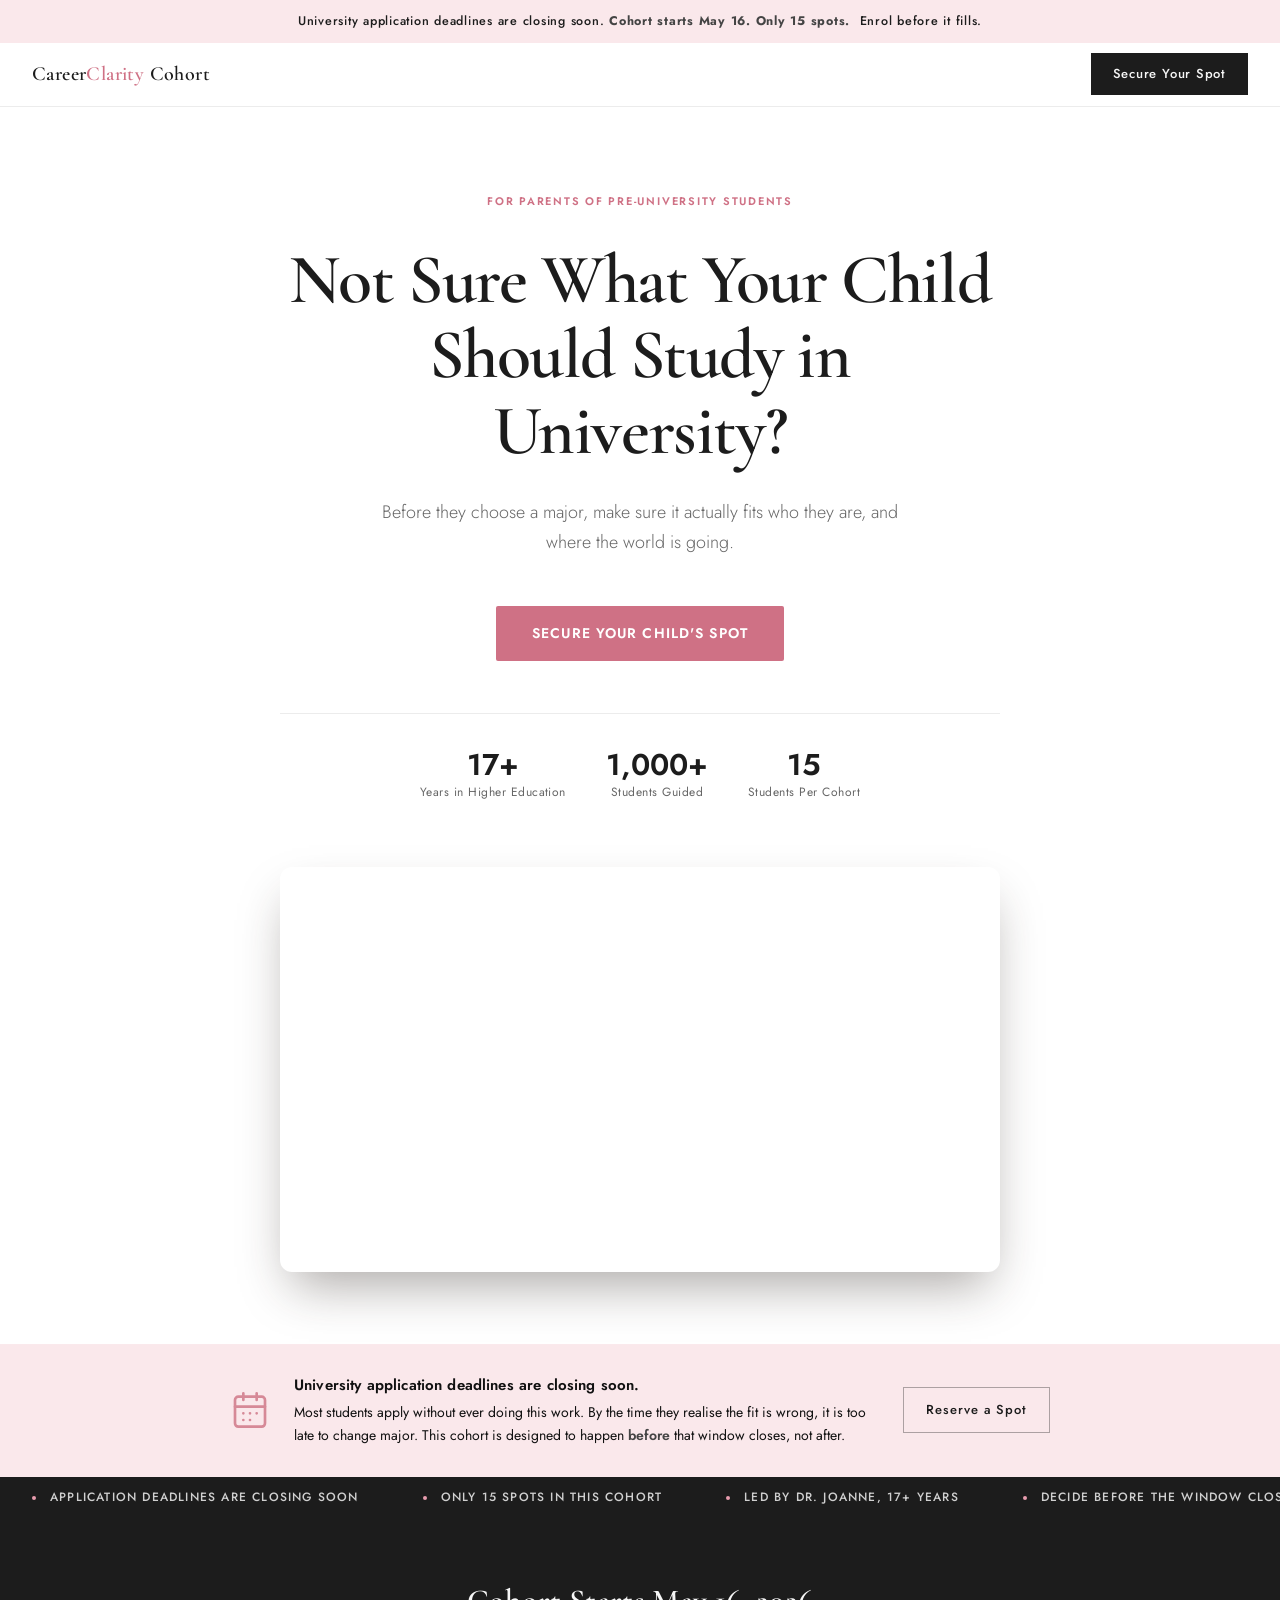
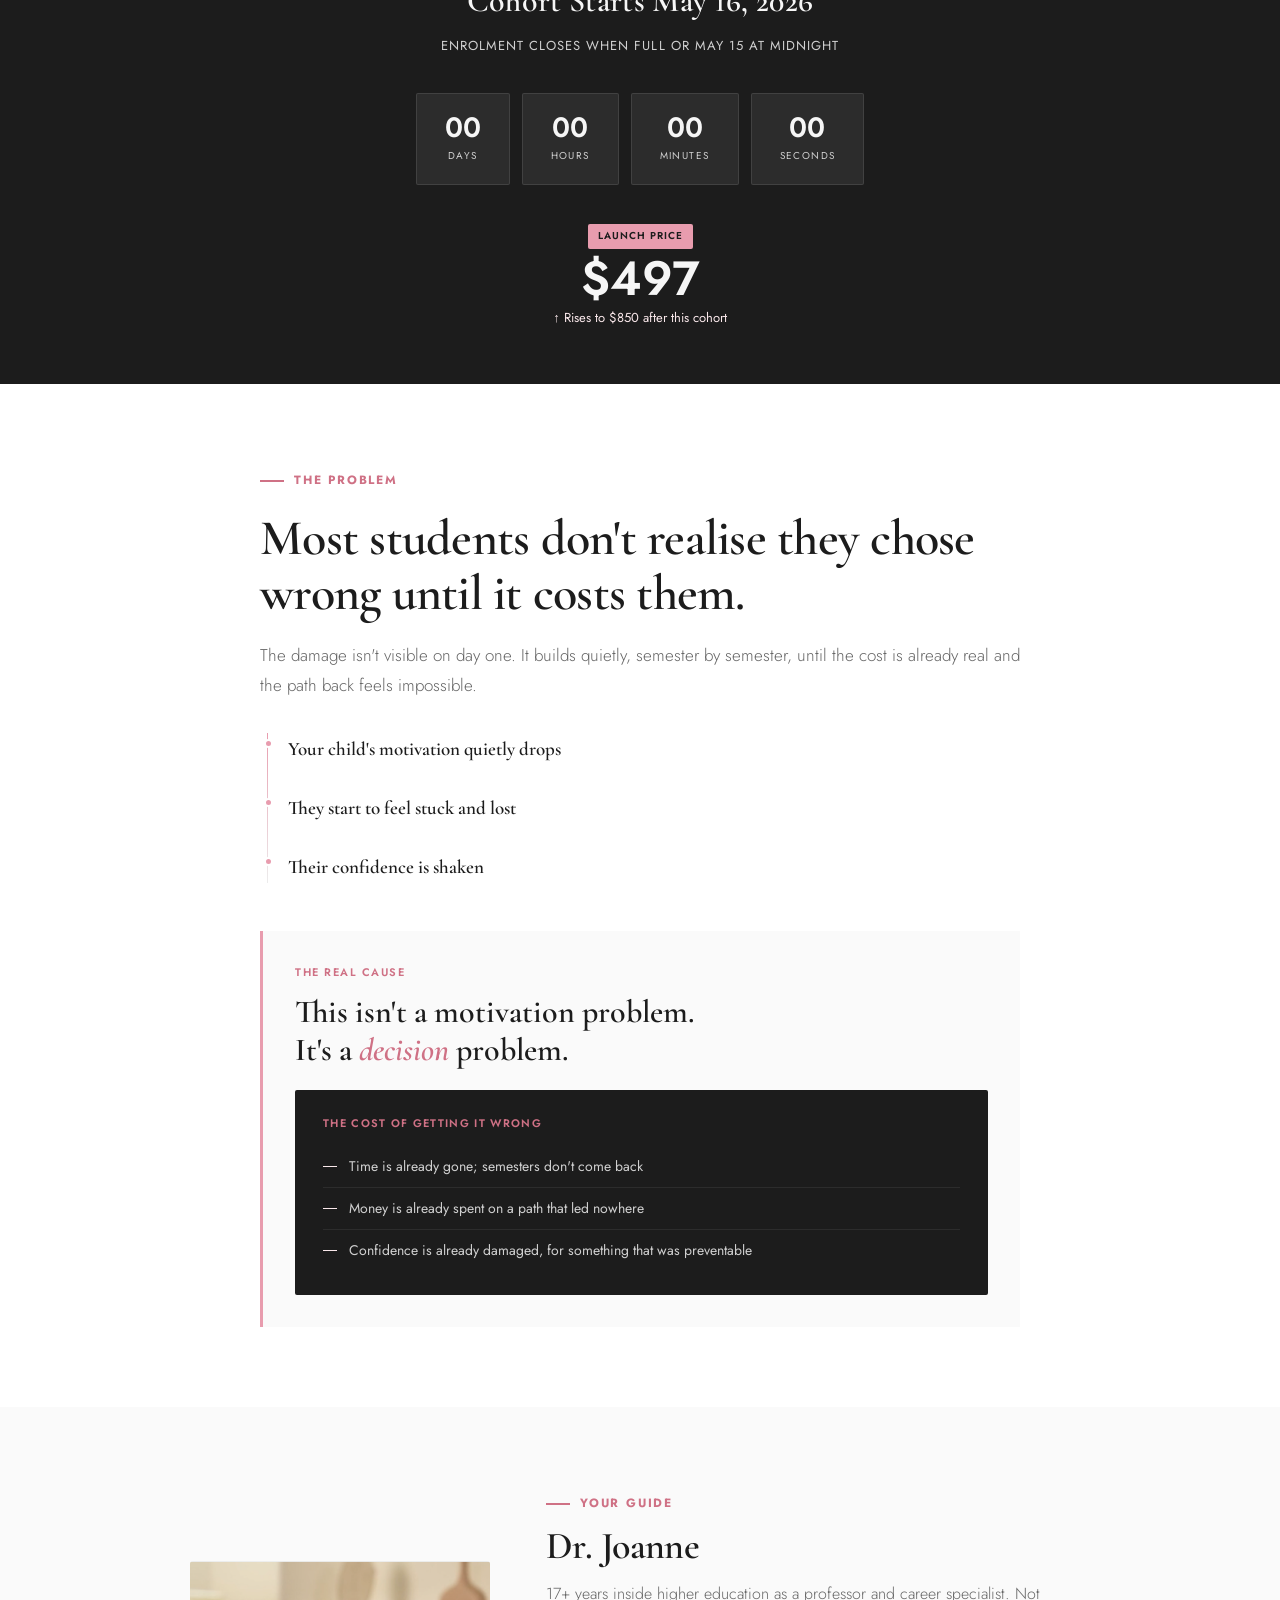
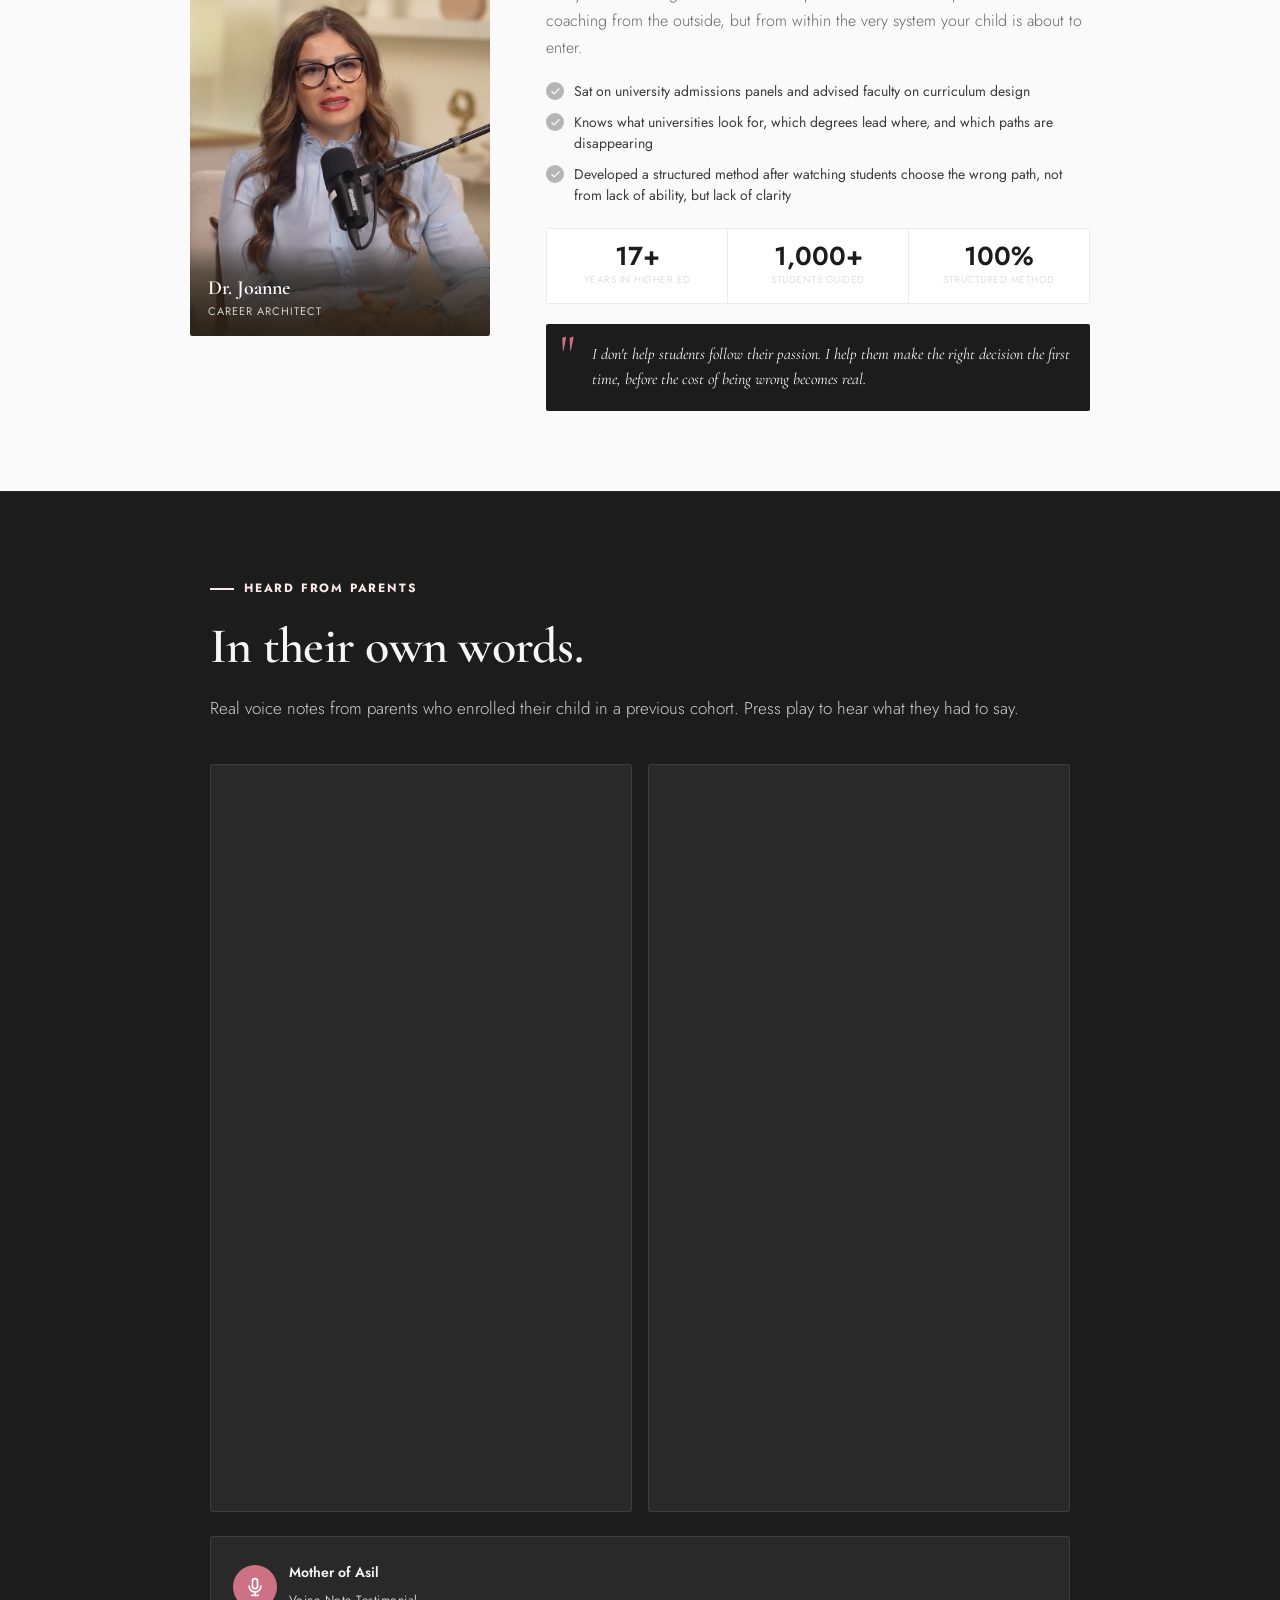
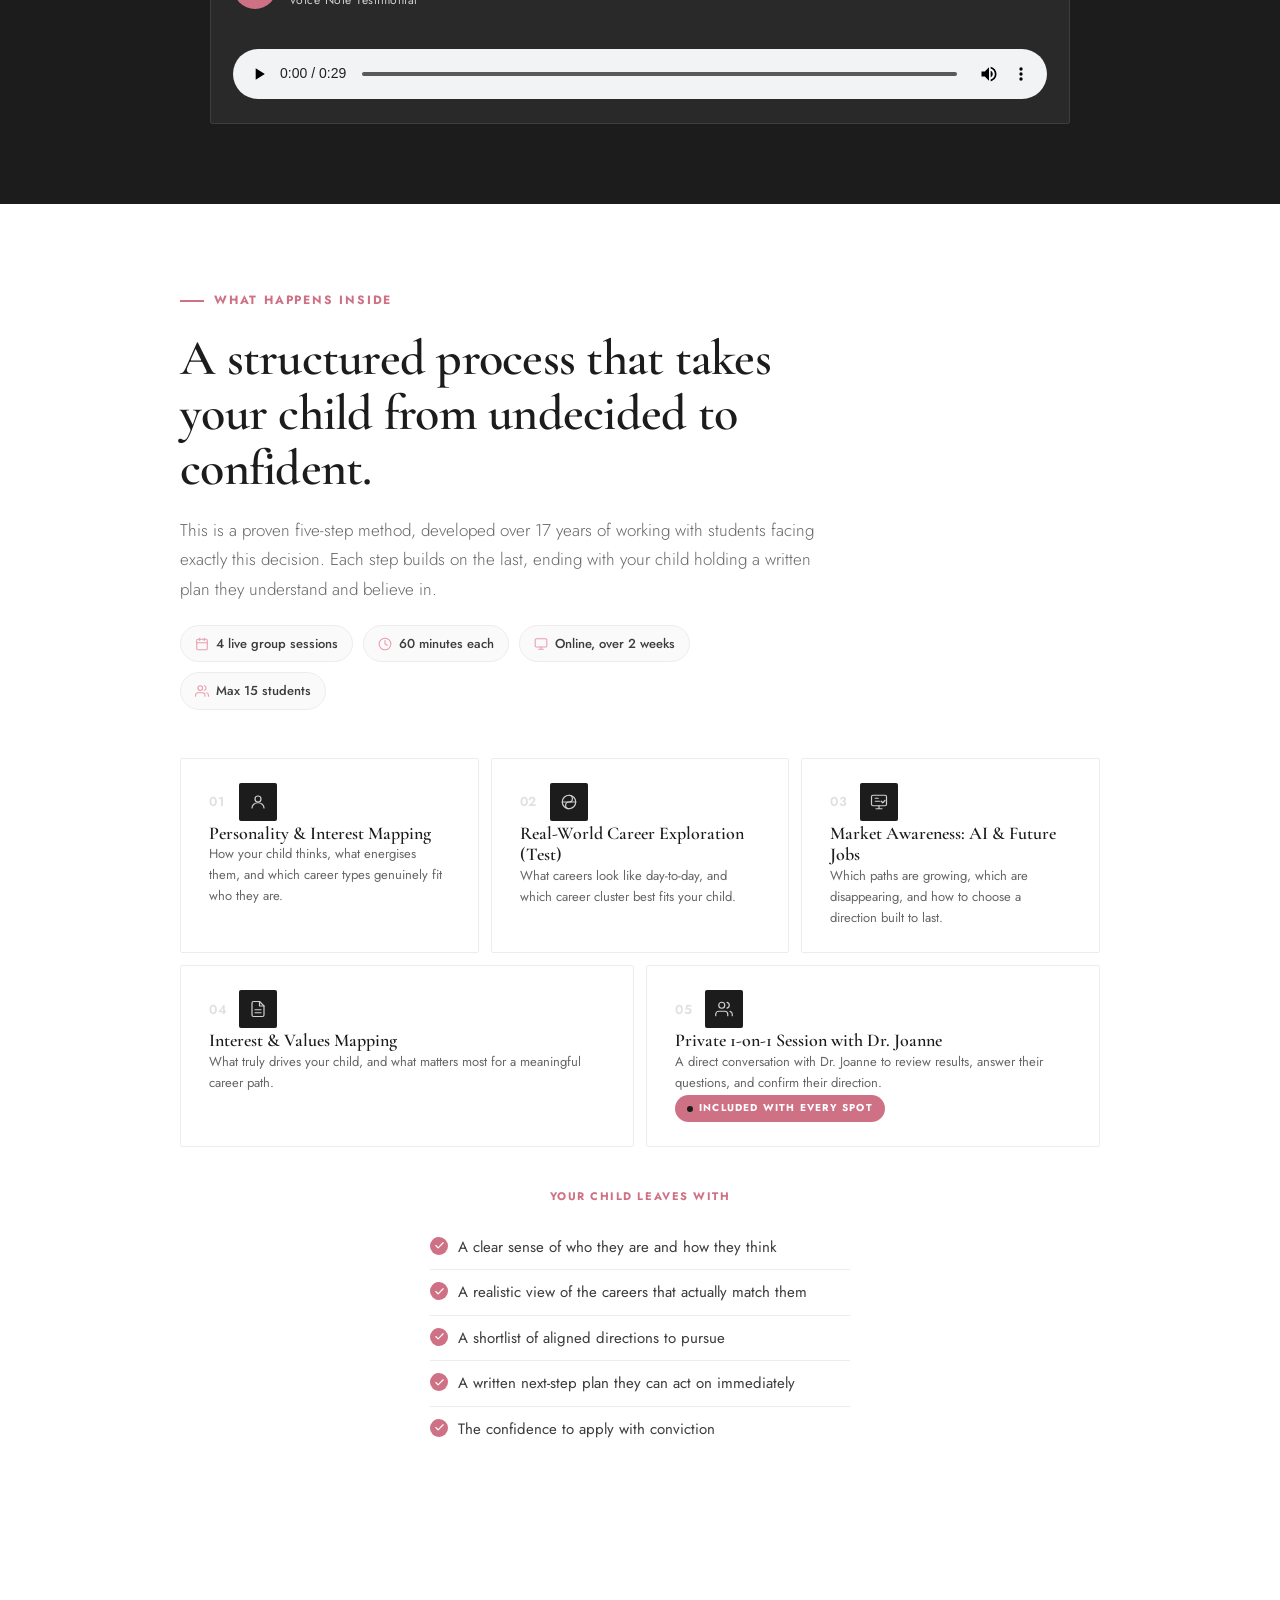
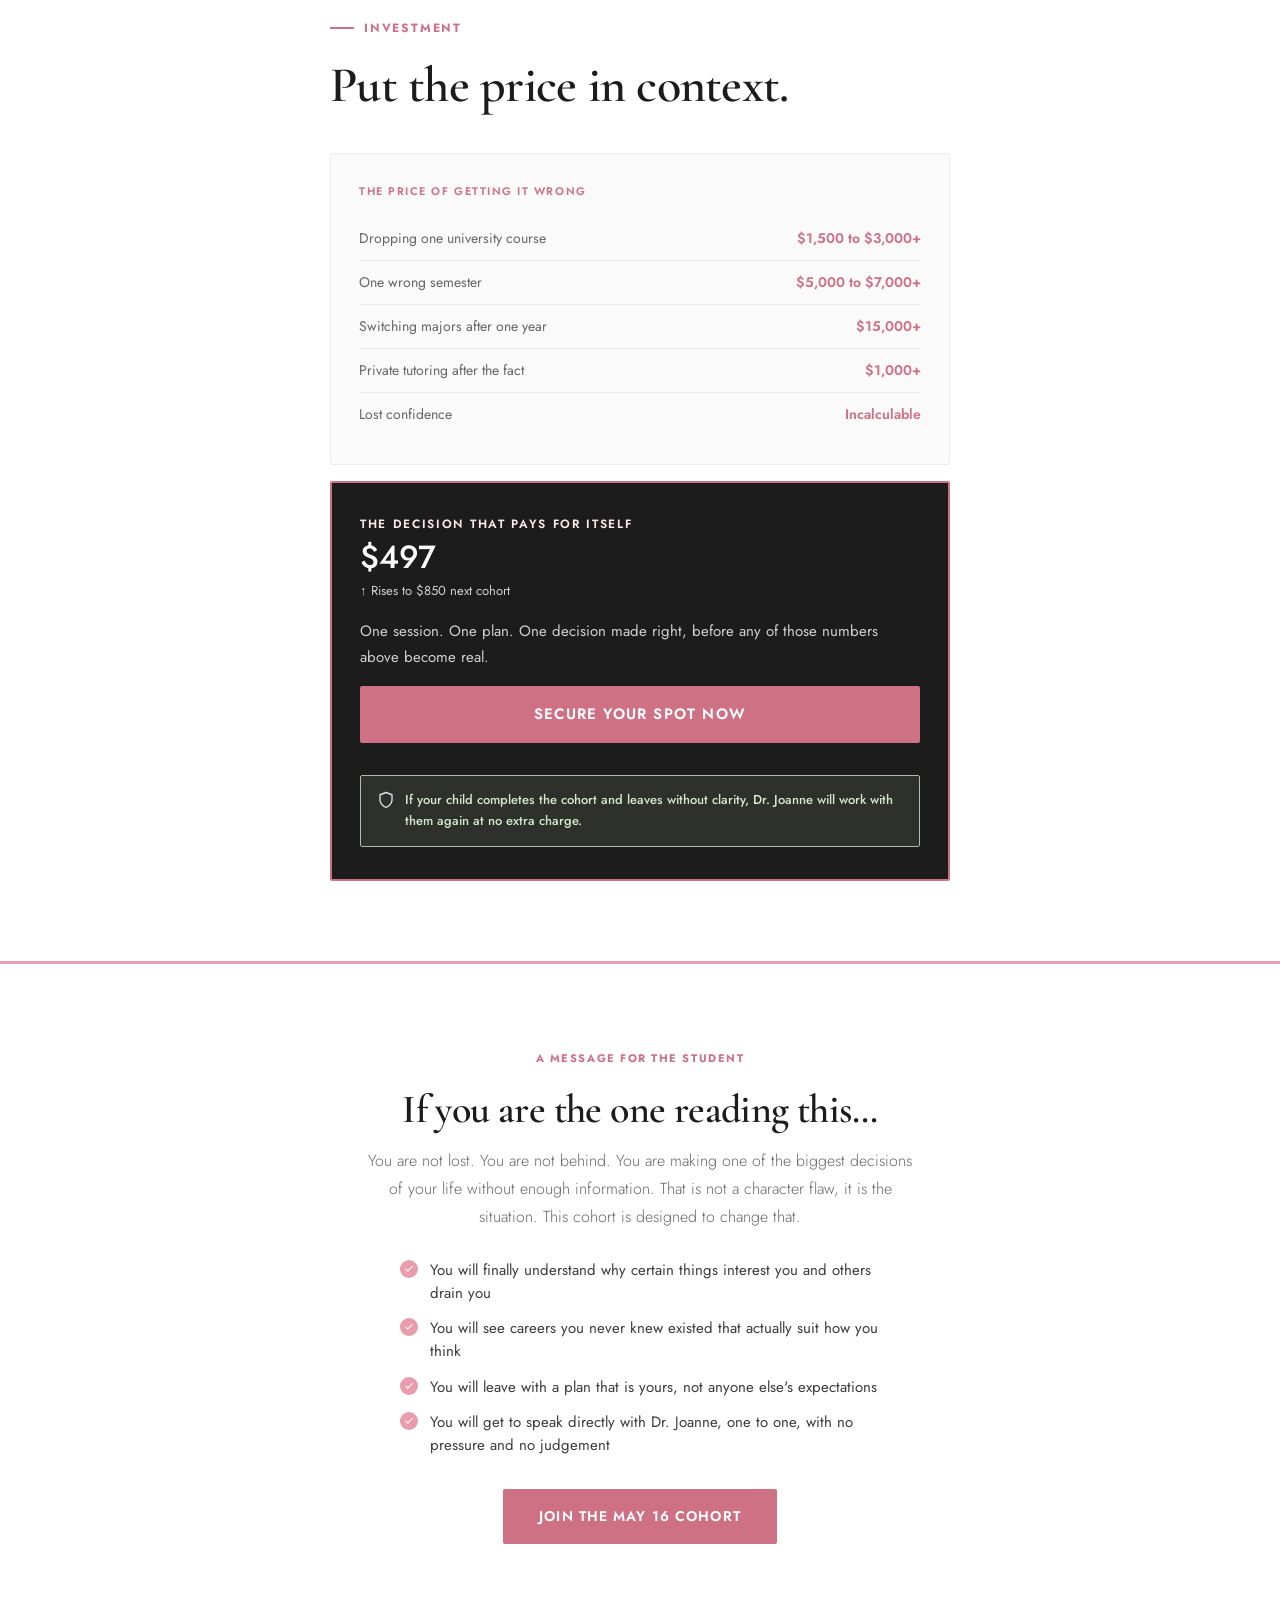
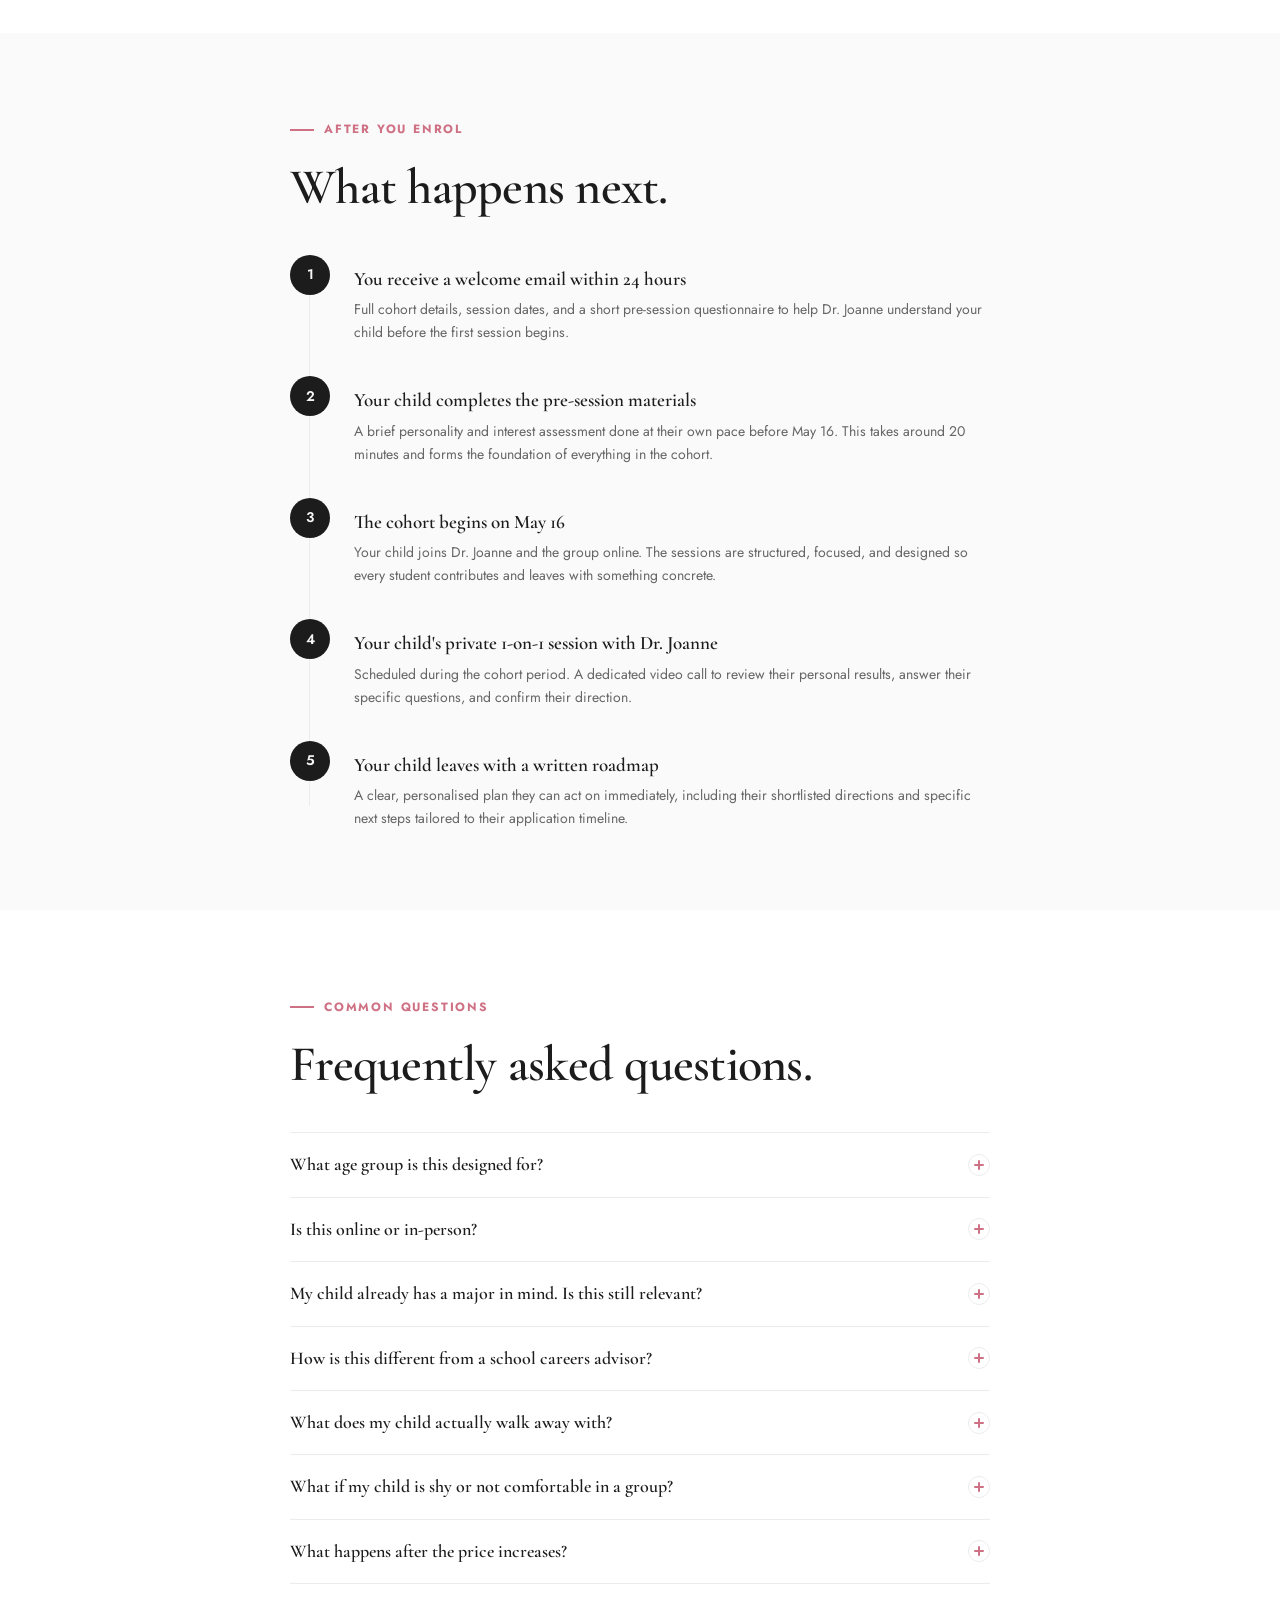
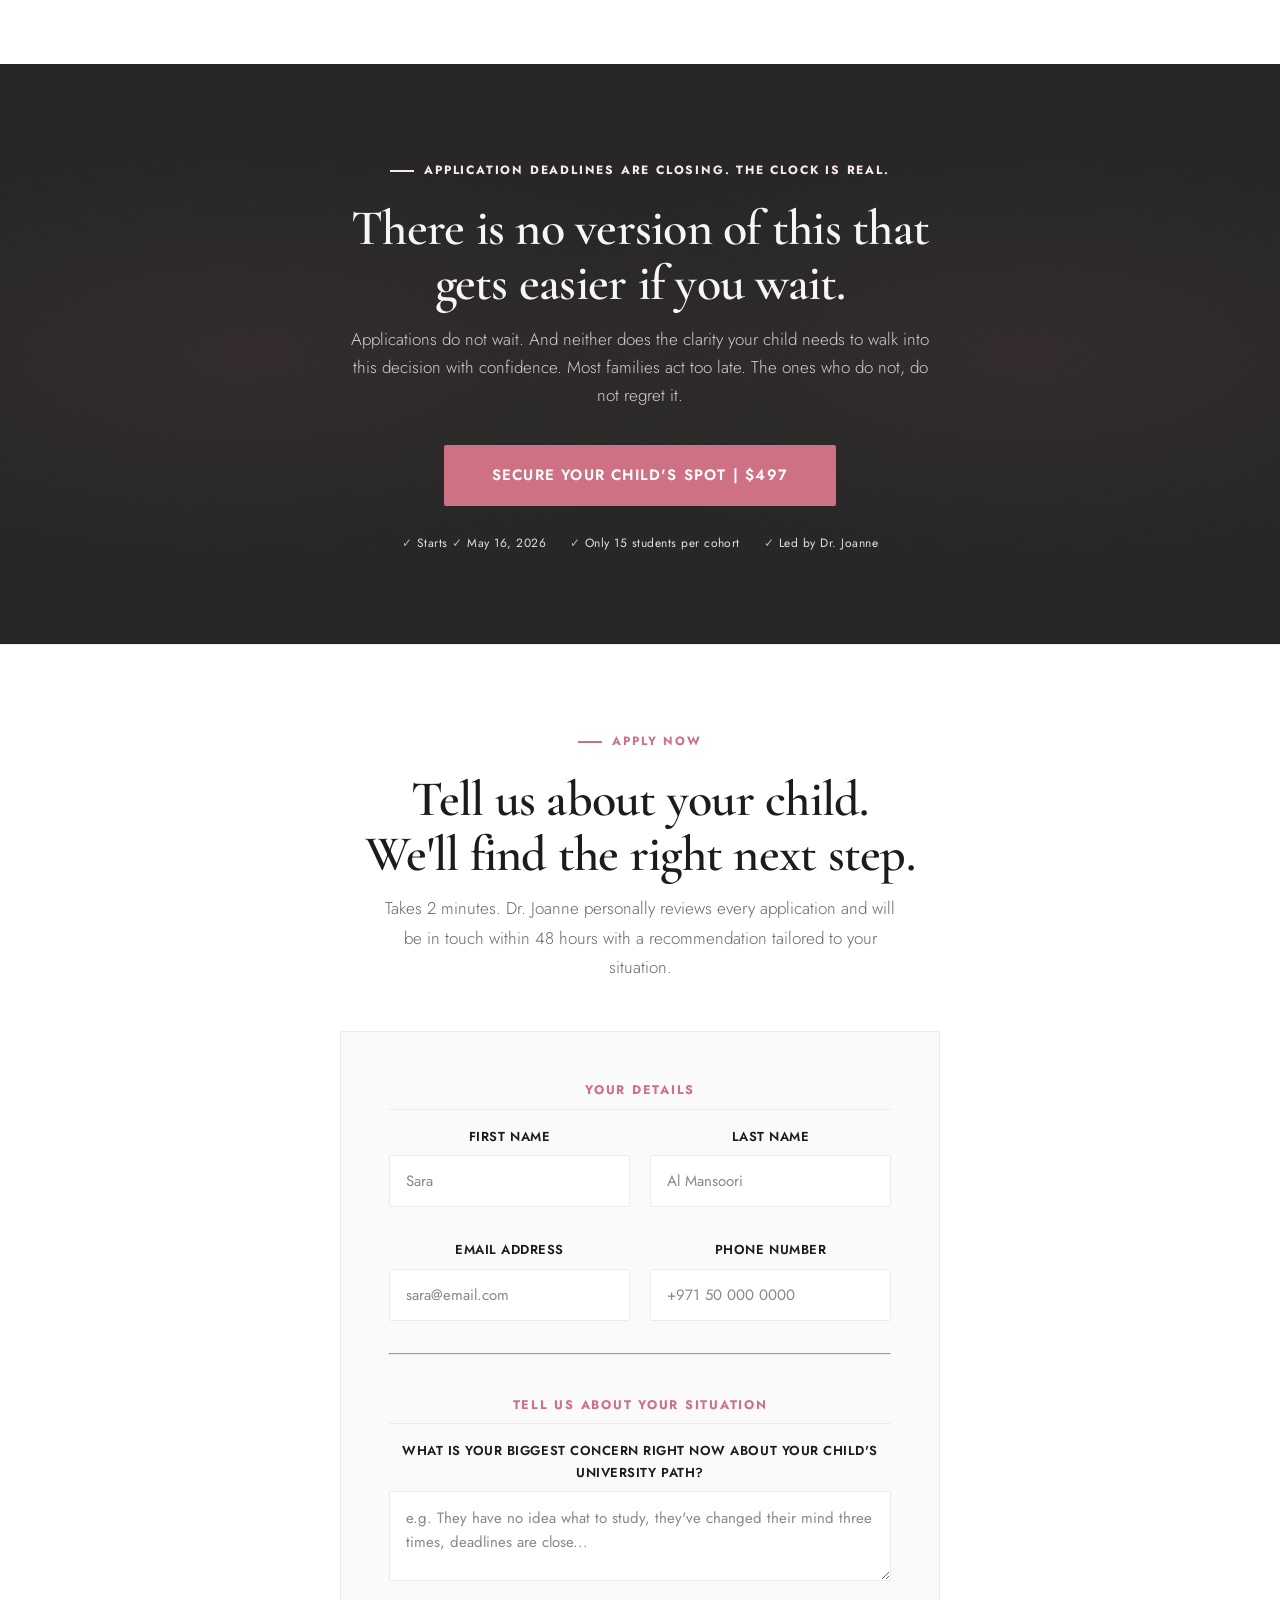
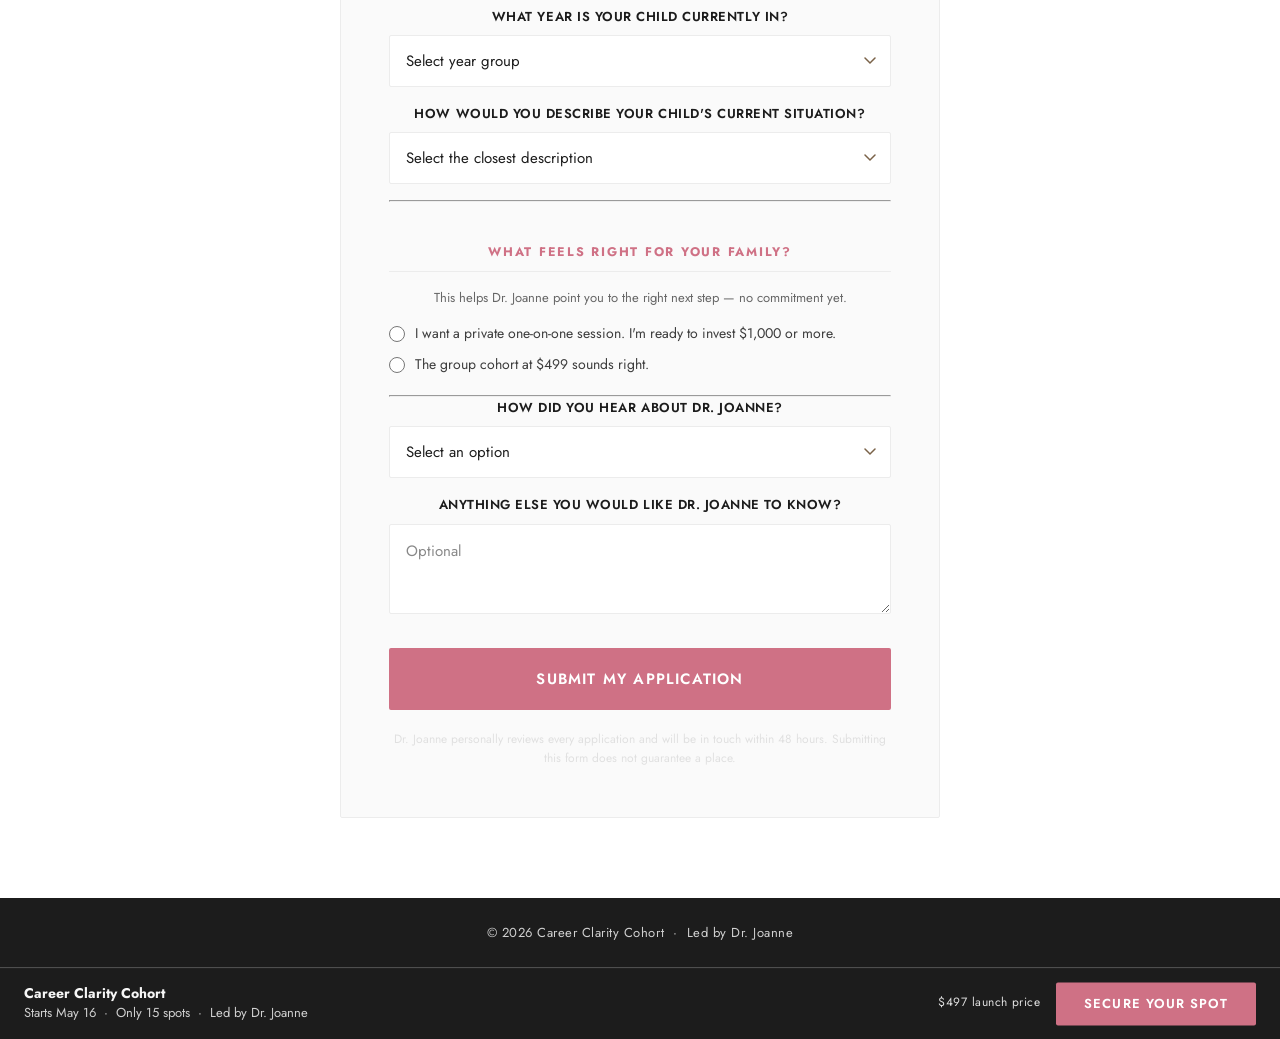
<file: index.html>
<!DOCTYPE html>
<html lang="en">
<head>
<meta charset="UTF-8">
<meta name="viewport" content="width=device-width, initial-scale=1.0">
<title>Career Clarity Cohort | Dr. Joanne | Help Your Child Choose the Right University Path</title>
<meta name="description" content="A structured 5-step cohort led by Dr. Joanne with 17+ years in higher education. Help your pre-university child gain career clarity before application deadlines close.">
<link rel="preconnect" href="https://fonts.googleapis.com">
<link href="https://fonts.googleapis.com/css2?family=Cormorant+Garamond:ital,wght@0,400;0,500;0,600;0,700;1,400;1,600&family=Jost:wght@300;400;500;600&display=swap" rel="stylesheet">
<link rel="stylesheet" href="styles.css">

<!-- Meta Pixel Code -->
<script>
!function(f,b,e,v,n,t,s)
{if(f.fbq)return;n=f.fbq=function(){n.callMethod?
n.callMethod.apply(n,arguments):n.queue.push(arguments)};
if(!f._fbq)f._fbq=n;n.push=n;n.loaded=!0;n.version='2.0';
n.queue=[];t=b.createElement(e);t.async=!0;
t.src=v;s=b.getElementsByTagName(e)[0];
s.parentNode.insertBefore(t,s)}(window, document,'script',
'https://connect.facebook.net/en_US/fbevents.js');
fbq('init', '992043610027863');
fbq('track', 'PageView');
</script>
<noscript><img height="1" width="1" style="display:none"
src="https://www.facebook.com/tr?id=992043610027863&ev=PageView&noscript=1"
/></noscript>
<!-- End Meta Pixel Code -->
</head>
<body>

<!-- TOPBAR -->
<div class="topbar">
  University application deadlines are closing soon. <em>Cohort starts May 16. Only 15 spots.</em> &nbsp;Enrol before it fills.
</div>

<!-- NAV -->
<nav>
  <div class="nav-logo">Career<span>Clarity</span> Cohort</div>
  <a href="#" class="nav-cta cta-checkout">Secure Your Spot</a>
</nav>

<!-- STICKY CTA -->
<div class="sticky-cta" id="stickyCta">
  <div class="sticky-cta-text">
    <strong>Career Clarity Cohort</strong>
    Starts May 16 &nbsp;·&nbsp; Only 15 spots &nbsp;·&nbsp; Led by Dr. Joanne
  </div>
  <div class="sticky-cta-right">
    <span class="sticky-cta-date">$497 launch price</span>
    <a href="#" class="btn-primary cta-checkout">Secure Your Spot</a>
  </div>
</div>

<!-- HERO -->
<div class="hero" id="hero">
  <div class="hero-left">
    <div class="eyebrow">For Parents of Pre-University Students</div>
    <h1>Not Sure What Your Child<br>Should Study in University?</h1>
    <p class="hero-sub">Before they choose a major, make sure it actually fits who they are, and where the world is going.</p>
    <div class="hero-actions">
      <a href="#" class="btn-primary cta-checkout">Secure Your Child's Spot</a>
    </div>
    <div class="hero-trust">
      <div class="trust-item">
        <span class="num" data-counter="17" data-suffix="+">0</span>
        <span class="lbl">Years in Higher Education</span>
      </div>
      <div class="trust-item">
        <span class="num" data-counter="1000" data-suffix="+">0</span>
        <span class="lbl">Students Guided</span>
      </div>
      <div class="trust-item">
        <span class="num" data-counter="15" data-suffix="">0</span>
        <span class="lbl">Students Per Cohort</span>
      </div>
    </div>
  </div>
</div>

<!-- VSL EMBED -->
<div class="vsl-wrap" data-reveal>
  <div class="vsl-embed">
    <iframe
      src="https://player.vimeo.com/video/1182881882?badge=0&autopause=0&player_id=0&app_id=58479&title=0&byline=0&portrait=0&responsive=1"
      frameborder="0"
      allow="autoplay; fullscreen; picture-in-picture; clipboard-write; encrypted-media"
      allowfullscreen
      title="Career Clarity Cohort — Watch: Is This Right for Your Child?"
    ></iframe>
  </div>
</div>

<!-- ADMISSIONS URGENCY BAR -->
<div class="admissions-bar">
  <div class="admissions-inner">
    <div class="adm-icon">
      <svg viewBox="0 0 24 24" fill="none" stroke="currentColor" stroke-width="1.6" stroke-linecap="round" stroke-linejoin="round"><rect x="3" y="4" width="18" height="18" rx="2"/><path d="M16 2v4M8 2v4M3 10h18"/><path d="M8 14h.01M12 14h.01M16 14h.01M8 18h.01M12 18h.01"/></svg>
    </div>
    <div class="adm-text">
      <strong>University application deadlines are closing soon.</strong>
      Most students apply without ever doing this work. By the time they realise the fit is wrong, it is too late to change major. This cohort is designed to happen <em>before</em> that window closes, not after.
    </div>
    <a href="#enroll" class="adm-cta">Reserve a Spot</a>
  </div>
</div>

<!-- TICKER -->
<div class="ticker" aria-hidden="true">
  <div class="ticker-inner">
    <span class="ticker-item"><span class="ticker-dot"></span> Application deadlines are closing soon</span>
    <span class="ticker-item"><span class="ticker-dot"></span> Only 15 spots in this cohort</span>
    <span class="ticker-item"><span class="ticker-dot"></span> Led by Dr. Joanne, 17+ years</span>
    <span class="ticker-item"><span class="ticker-dot"></span> Decide before the window closes</span>
    <span class="ticker-item"><span class="ticker-dot"></span> Structured. Small group. Results.</span>
    <span class="ticker-item"><span class="ticker-dot"></span> Real-world career exploration</span>
    <span class="ticker-item"><span class="ticker-dot"></span> Launch price: $497</span>
    <span class="ticker-item"><span class="ticker-dot"></span> Application deadlines are closing soon</span>
    <span class="ticker-item"><span class="ticker-dot"></span> Only 15 spots in this cohort</span>
    <span class="ticker-item"><span class="ticker-dot"></span> Led by Dr. Joanne, 17+ years</span>
    <span class="ticker-item"><span class="ticker-dot"></span> Decide before the window closes</span>
    <span class="ticker-item"><span class="ticker-dot"></span> Structured. Small group. Results.</span>
    <span class="ticker-item"><span class="ticker-dot"></span> Real-world career exploration</span>
    <span class="ticker-item"><span class="ticker-dot"></span> Launch price: $497</span>
  </div>
</div>

<!-- COUNTDOWN -->
<div class="urgency">
  <div class="urgency-heading">Cohort Starts <span data-cohort-date="full">May 16, 2026</span></div>
  <div class="urgency-sub">Enrolment closes when full or May 15 at midnight</div>
  <div class="countdown">
    <div class="cd-unit"><span class="num" id="cd-d">14</span><span class="lbl">Days</span></div>
    <div class="cd-unit"><span class="num" id="cd-h">09</span><span class="lbl">Hours</span></div>
    <div class="cd-unit"><span class="num" id="cd-m">22</span><span class="lbl">Minutes</span></div>
    <div class="cd-unit"><span class="num" id="cd-s">00</span><span class="lbl">Seconds</span></div>
  </div>
  <div class="urgency-bottom">
    <div class="urgency-price-block">
      <span class="launch-tag">Launch Price</span>
      <span class="price-main">$497</span>
      <span class="price-after">↑ Rises to $850 after this cohort</span>
    </div>
  </div>
</div>

<!-- PROBLEM STACKED -->
<section class="problem-section" id="problem">
  <div class="problem-stack">
    <div class="sec-label" data-reveal>The Problem</div>
    <h2 data-reveal>Most students don't realise they chose wrong until it costs them.</h2>
    <p class="body-lg" data-reveal>The damage isn't visible on day one. It builds quietly, semester by semester, until the cost is already real and the path back feels impossible.</p>

    <div class="timeline" data-reveal>
      <div class="tl-item">
        <h4>Your child's motivation quietly drops</h4>
      </div>
      <div class="tl-item">
        <h4>They start to feel stuck and lost</h4>
      </div>
      <div class="tl-item">
        <h4>Their confidence is shaken</h4>
      </div>
    </div>

    <div class="reframe-block" data-reveal>
      <div class="rb-label">The Real Cause</div>
      <h3>This isn't a motivation problem.<br>It's a <em>decision</em> problem.</h3>
      <div class="consequence-block">
        <h4>The cost of getting it wrong</h4>
        <ul>
          <li>Time is already gone; semesters don't come back</li>
          <li>Money is already spent on a path that led nowhere</li>
          <li>Confidence is already damaged, for something that was preventable</li>
        </ul>
      </div>
    </div>
  </div>
</section>

<!-- DR. JOANNE -->
<section class="authority-section" id="about">
  <div class="authority-inner">
    <div class="auth-photo-wrap" data-reveal>
      <img src="dr-joanna.png" alt="Dr. Joanne" style="width:100%;height:100%;object-fit:cover;object-position:center top;display:block;">
      <div class="auth-photo-caption">
        <span class="cn">Dr. Joanne</span>
        <span class="ct">Career Architect</span>
      </div>
    </div>
    <div class="auth-bio" data-reveal>
      <div class="sec-label">Your Guide</div>
      <h2>Dr. Joanne</h2>
      <p class="auth-tagline">17+ years inside higher education as a professor and career specialist. Not coaching from the outside, but from within the very system your child is about to enter.</p>
      <div class="auth-credentials">
        <div class="auth-cred-item">Sat on university admissions panels and advised faculty on curriculum design</div>
        <div class="auth-cred-item">Knows what universities look for, which degrees lead where, and which paths are disappearing</div>
        <div class="auth-cred-item">Developed a structured method after watching students choose the wrong path, not from lack of ability, but lack of clarity</div>
      </div>
      <div class="auth-stats">
        <div class="auth-stat"><span class="sn">17+</span><span class="sl">Years in Higher Ed</span></div>
        <div class="auth-stat"><span class="sn">1,000+</span><span class="sl">Students Guided</span></div>
        <div class="auth-stat"><span class="sn">100%</span><span class="sl">Structured Method</span></div>
      </div>
      <div class="auth-quote">
        <p>I don't help students follow their passion. I help them make the right decision the first time, before the cost of being wrong becomes real.</p>
      </div>
    </div>
  </div>
</section>

<!-- VOICE NOTES -->
<section class="voices-section">
  <div class="voices-inner">
    <div class="sec-label" data-reveal>Heard From Parents</div>
    <h2 data-reveal>In their own words.</h2>
    <p class="body-lg" data-reveal>Real voice notes from parents who enrolled their child in a previous cohort. Press play to hear what they had to say.</p>

    <div class="voices-grid" style="grid-template-columns: repeat(auto-fit, minmax(300px, 1fr));">
      <div class="voice-card" data-reveal style="padding:0; overflow:hidden;">
        <iframe src="https://player.vimeo.com/video/1183459157?h=0&title=0&byline=0&portrait=0" style="width:100%; aspect-ratio:9/16; border:none; display:block;" allow="autoplay; fullscreen; picture-in-picture" allowfullscreen></iframe>
      </div>

      <div class="voice-card" data-reveal data-delay="1" style="padding:0; overflow:hidden;">
        <iframe src="https://player.vimeo.com/video/1183459088?h=0&title=0&byline=0&portrait=0" style="width:100%; aspect-ratio:9/16; border:none; display:block;" allow="autoplay; fullscreen; picture-in-picture" allowfullscreen></iframe>
      </div>
    </div>

    <!-- Voice Note -->
    <div class="voice-card" data-reveal data-delay="2" style="margin-top: 24px;">
      <div style="display:flex;align-items:center;gap:12px; margin-bottom: 20px;">
        <div class="voice-avatar" style="background:var(--clay-text); color:#fff;">
          <svg style="width:20px;height:20px;" fill="none" stroke="currentColor" viewBox="0 0 24 24"><path stroke-linecap="round" stroke-linejoin="round" stroke-width="2" d="M19 11a7 7 0 01-7 7m0 0a7 7 0 01-7-7m7 7v4m0 0H8m4 0h4m-4-8a3 3 0 01-3-3V5a3 3 0 116 0v6a3 3 0 01-3 3z"></path></svg>
        </div>
        <div class="voice-meta">
          <span class="voice-name">Mother of Asil</span>
          <span class="voice-detail">Voice Note Testimonial</span>
        </div>
      </div>
      <audio controls style="width:100%; height: 50px; outline:none; border-radius: 4px;">
        <source src="whatsapp-audio-apr-14-2026.mp3" type="audio/mpeg">
        Your browser does not support the audio element.
      </audio>
    </div>

  </div>
</section>

<!-- SOLUTION -->
<section class="solution-section" id="solution">
  <div class="solution-inner">
    <div class="solution-intro" data-reveal>
      <div class="sec-label">What Happens Inside</div>
      <h2>A structured process that takes your child from undecided to confident.</h2>
      <p class="body-lg">This is a proven five-step method, developed over 17 years of working with students facing exactly this decision. Each step builds on the last, ending with your child holding a written plan they understand and believe in.</p>
      <div class="format-pills">
        <span class="format-pill">
          <svg viewBox="0 0 24 24" fill="none" stroke="currentColor" stroke-width="1.8" stroke-linecap="round" stroke-linejoin="round"><rect x="3" y="4" width="18" height="18" rx="2"/><path d="M16 2v4M8 2v4M3 10h18"/></svg>
          4 live group sessions
        </span>
        <span class="format-pill">
          <svg viewBox="0 0 24 24" fill="none" stroke="currentColor" stroke-width="1.8" stroke-linecap="round" stroke-linejoin="round"><circle cx="12" cy="12" r="10"/><polyline points="12 6 12 12 16 14"/></svg>
          60 minutes each
        </span>
        <span class="format-pill">
          <svg viewBox="0 0 24 24" fill="none" stroke="currentColor" stroke-width="1.8" stroke-linecap="round" stroke-linejoin="round"><rect x="2" y="3" width="20" height="14" rx="2"/><path d="M8 21h8M12 17v4"/></svg>
          Online, over 2 weeks
        </span>
        <span class="format-pill">
          <svg viewBox="0 0 24 24" fill="none" stroke="currentColor" stroke-width="1.8" stroke-linecap="round" stroke-linejoin="round"><path d="M17 21v-2a4 4 0 0 0-4-4H5a4 4 0 0 0-4 4v2"/><circle cx="9" cy="7" r="4"/><path d="M23 21v-2a4 4 0 0 0-3-3.87"/><path d="M16 3.13a4 4 0 0 1 0 7.75"/></svg>
          Max 15 students
        </span>
      </div>
    </div>

    <!-- TOP ROW: 3 steps -->
    <div class="steps-grid">
      <div class="step-card" data-reveal>
        <div class="step-top">
          <span class="step-num">01</span>
          <div class="step-icon"><svg viewBox="0 0 24 24"><circle cx="12" cy="8" r="4"/><path d="M4 20c0-4 3.6-7 8-7s8 3 8 7"/></svg></div>
        </div>
        <h4>Personality &amp; Interest Mapping</h4>
        <p>How your child thinks, what energises them, and which career types genuinely fit who they are.</p>
      </div>
      <div class="step-card" data-reveal data-delay="1">
        <div class="step-top">
          <span class="step-num">02</span>
          <div class="step-icon"><svg viewBox="0 0 24 24"><circle cx="12" cy="12" r="9"/><path d="M12 3a4.5 4.5 0 0 1 0 9 4.5 4.5 0 0 0 0 9"/><path d="M3 12h18"/></svg></div>
        </div>
        <h4>Real-World Career Exploration (Test)</h4>
        <p>What careers look like day-to-day, and which career cluster best fits your child.</p>
      </div>
      <div class="step-card" data-reveal data-delay="2">
        <div class="step-top">
          <span class="step-num">03</span>
          <div class="step-icon"><svg viewBox="0 0 24 24"><rect x="2" y="3" width="20" height="14" rx="2"/><path d="M8 21h8M12 17v4"/><path d="M7 7h4M7 11h6M15 11l2 2 3-3"/></svg></div>
        </div>
        <h4>Market Awareness: AI &amp; Future Jobs</h4>
        <p>Which paths are growing, which are disappearing, and how to choose a direction built to last.</p>
      </div>
    </div>

    <!-- BOTTOM ROW -->
    <div class="steps-bottom">
      <div class="step-card" data-reveal>
        <div class="step-top">
          <span class="step-num">04</span>
          <div class="step-icon"><svg viewBox="0 0 24 24"><path d="M14 2H6a2 2 0 0 0-2 2v16a2 2 0 0 0 2 2h12a2 2 0 0 0 2-2V8z"/><polyline points="14 2 14 8 20 8"/><line x1="16" y1="13" x2="8" y2="13"/><line x1="16" y1="17" x2="8" y2="17"/></svg></div>
        </div>
        <h4>Interest &amp; Values Mapping</h4>
        <p>What truly drives your child, and what matters most for a meaningful career path.</p>
      </div>
      <div class="step-card" data-reveal data-delay="1">
        <div class="step-top">
          <span class="step-num">05</span>
          <div class="step-icon"><svg viewBox="0 0 24 24"><path d="M17 21v-2a4 4 0 0 0-4-4H5a4 4 0 0 0-4 4v2"/><circle cx="9" cy="7" r="4"/><path d="M23 21v-2a4 4 0 0 0-3-3.87"/><path d="M16 3.13a4 4 0 0 1 0 7.75"/></svg></div>
        </div>
        <h4>Private 1-on-1 Session with Dr. Joanne</h4>
        <p>A direct conversation with Dr. Joanne to review results, answer their questions, and confirm their direction.</p>
        <span class="featured-badge">Included with Every Spot</span>
      </div>
    </div>

    <!-- OUTCOME CHECKLIST -->
    <div class="outcome-checklist" data-reveal>
      <span class="outcome-cl-label">Your child leaves with</span>
      <ul class="outcome-cl-list">
        <li>A clear sense of who they are and how they think</li>
        <li>A realistic view of the careers that actually match them</li>
        <li>A shortlist of aligned directions to pursue</li>
        <li>A written next-step plan they can act on immediately</li>
        <li>The confidence to apply with conviction</li>
      </ul>
    </div>
  </div>
</section>

<!-- PRICE -->
<section class="price-section" id="pricing">
  <div class="price-inner">
    <div class="sec-label" data-reveal>Investment</div>
    <h2 data-reveal>Put the price in context.</h2>
    <div class="price-grid">
      <div class="price-wrong" data-reveal>
        <h4>The Price of Getting It Wrong</h4>
        <ul>
          <li>Dropping one university course <strong>$1,500 to $3,000+</strong></li>
          <li>One wrong semester <strong>$5,000 to $7,000+</strong></li>
          <li>Switching majors after one year <strong>$15,000+</strong></li>
          <li>Private tutoring after the fact <strong>$1,000+</strong></li>
          <li>Lost confidence <strong>Incalculable</strong></li>
        </ul>
      </div>
      <div class="price-right" data-reveal>
        <div class="price-right-top">
          <div>
            <h4>The Decision That Pays for Itself</h4>
            <span class="big">$497</span>
            <span class="after">↑ Rises to $850 next cohort</span>
          </div>
        </div>
        <p>One session. One plan. One decision made right, before any of those numbers above become real.</p>
        <a href="#" class="btn-primary cta-checkout">Secure Your Spot Now</a>
        <div class="guarantee-line">
          <svg viewBox="0 0 24 24" fill="none" stroke="currentColor" stroke-width="1.8" stroke-linecap="round" stroke-linejoin="round"><path d="M12 22s8-4 8-10V5l-8-3-8 3v7c0 6 8 10 8 10z"/></svg>
          <span>If your child completes the cohort and leaves without clarity, Dr. Joanne will work with them again at no extra charge.</span>
        </div>
      </div>
    </div>
  </div>
</section>

<!-- STUDENT PERSPECTIVE -->
<section class="student-section" data-reveal>
  <div class="student-inner">
    <div class="student-eyebrow">A message for the student</div>
    <h2>If you are the one reading this...</h2>
    <p>You are not lost. You are not behind. You are making one of the biggest decisions of your life without enough information. That is not a character flaw, it is the situation. This cohort is designed to change that.</p>
    <div class="student-points">
      <div class="student-point">You will finally understand why certain things interest you and others drain you</div>
      <div class="student-point">You will see careers you never knew existed that actually suit how you think</div>
      <div class="student-point">You will leave with a plan that is yours, not anyone else's expectations</div>
      <div class="student-point">You will get to speak directly with Dr. Joanne, one to one, with no pressure and no judgement</div>
    </div>
    <a href="#" class="btn-primary cta-checkout">Join the May 16 Cohort</a>
  </div>
</section>

<!-- WHAT HAPPENS AFTER YOU ENROL -->
<section class="next-section">
  <div class="next-inner">
    <div class="sec-label" data-reveal>After You Enrol</div>
    <h2 data-reveal>What happens next.</h2>
    <div class="next-steps">
      <div class="next-step" data-reveal>
        <div class="next-circle">1</div>
        <div class="next-content">
          <h4>You receive a welcome email within 24 hours</h4>
          <p>Full cohort details, session dates, and a short pre-session questionnaire to help Dr. Joanne understand your child before the first session begins.</p>
        </div>
      </div>
      <div class="next-step" data-reveal>
        <div class="next-circle">2</div>
        <div class="next-content">
          <h4>Your child completes the pre-session materials</h4>
          <p>A brief personality and interest assessment done at their own pace before May 16. This takes around 20 minutes and forms the foundation of everything in the cohort.</p>
        </div>
      </div>
      <div class="next-step" data-reveal>
        <div class="next-circle">3</div>
        <div class="next-content">
          <h4>The cohort begins on <span data-cohort-date="short">May 16</span></h4>
          <p>Your child joins Dr. Joanne and the group online. The sessions are structured, focused, and designed so every student contributes and leaves with something concrete.</p>
        </div>
      </div>
      <div class="next-step" data-reveal>
        <div class="next-circle">4</div>
        <div class="next-content">
          <h4>Your child's private 1-on-1 session with Dr. Joanne</h4>
          <p>Scheduled during the cohort period. A dedicated video call to review their personal results, answer their specific questions, and confirm their direction.</p>
        </div>
      </div>
      <div class="next-step" data-reveal>
        <div class="next-circle">5</div>
        <div class="next-content">
          <h4>Your child leaves with a written roadmap</h4>
          <p>A clear, personalised plan they can act on immediately, including their shortlisted directions and specific next steps tailored to their application timeline.</p>
        </div>
      </div>
    </div>
  </div>
</section>

<!-- FAQ -->
<section class="faq-section" id="faq">
  <div class="faq-inner">
    <div class="sec-label" data-reveal>Common Questions</div>
    <h2 data-reveal>Frequently asked questions.</h2>
    <div class="faq-list">
      <div class="faq-item">
        <button class="faq-q">What age group is this designed for?<span class="faq-icon"></span></button>
        <div class="faq-a">The Career Clarity Cohort is designed for students in Years 10 to 12 who are approaching university application decisions. It works best when done at least a few months before applications are due, so there is time to act on the plan.</div>
      </div>
      <div class="faq-item">
        <button class="faq-q">Is this online or in-person?<span class="faq-icon"></span></button>
        <div class="faq-a">The cohort sessions are conducted online, so students can join from anywhere. The private 1-on-1 session with Dr. Joanne is also held online via video call.</div>
      </div>
      <div class="faq-item">
        <button class="faq-q">My child already has a major in mind. Is this still relevant?<span class="faq-icon"></span></button>
        <div class="faq-a">Absolutely. Many students who enter with a direction in mind leave with a stronger version of it, or discover a better-fitting alternative they had never considered. Having a starting point is actually helpful, this process either confirms it or improves it.</div>
      </div>
      <div class="faq-item">
        <button class="faq-q">How is this different from a school careers advisor?<span class="faq-icon"></span></button>
        <div class="faq-a">School careers advisors typically work with large numbers of students in short sessions and focus on general guidance. Dr. Joanne works with a maximum of 15 students per cohort, uses a structured proprietary method, has 17+ years of university-level experience, and every student receives a dedicated 1-on-1 session. The depth and personalisation are not comparable.</div>
      </div>
      <div class="faq-item">
        <button class="faq-q">What does my child actually walk away with?<span class="faq-icon"></span></button>
        <div class="faq-a">A personalised shortlist of aligned career directions, a clear understanding of why each one fits, and a written next-step roadmap they can action immediately. Plus the confidence that comes from having made the decision properly, not just guessed.</div>
      </div>
      <div class="faq-item">
        <button class="faq-q">What if my child is shy or not comfortable in a group?<span class="faq-icon"></span></button>
        <div class="faq-a">The cohort is kept intentionally small at 15 students, and Dr. Joanne creates a structured, low-pressure environment. Many parents tell us their quieter children actually opened up more in the group than they expected. And the private 1-on-1 session gives every student dedicated time with Dr. Joanne directly.</div>
      </div>
      <div class="faq-item">
        <button class="faq-q">What happens after the price increases?<span class="faq-icon"></span></button>
        <div class="faq-a">The launch price of $497 is available for this cohort only. Once it closes or fills, the next cohort will be priced at $850. There is no way to lock in the current price after the cohort closes.</div>
      </div>
    </div>
  </div>
</section>

<!-- FINAL CTA -->
<section class="cta-section" id="enroll">
  <div class="cta-inner" data-reveal>
    <div class="sec-label">Application deadlines are closing. The clock is real.</div>
    <h2>There is no version of this that gets easier if you wait.</h2>
    <p>Applications do not wait. And neither does the clarity your child needs to walk into this decision with confidence. Most families act too late. The ones who do not, do not regret it.</p>
    <a href="#" class="btn-primary cta-checkout" style="font-size:15px;padding:18px 48px;">Secure Your Child's Spot | $497</a>
    <div class="cta-meta">
      <span>Starts <span data-cohort-date="full">May 16, 2026</span></span>
      <span>Only 15 students per cohort</span>
      <span>Led by Dr. Joanne</span>
    </div>
  </div>
</section>

<!-- APPLICATION FORM -->
<section class="onetone-section" id="apply-1on1">
  <div class="onetone-section-inner">
    <div class="sec-label" data-reveal>Apply Now</div>
    <h2 data-reveal>Tell us about your child.<br>We'll find the right next step.</h2>
    <p class="body-lg" data-reveal>Takes 2 minutes. Dr. Joanne personally reviews every application and will be in touch within 48 hours with a recommendation tailored to your situation.</p>

    <div class="apply-form" data-reveal>
      <form id="applicationForm">
        <div id="formContent">
          <span class="form-section-label">Your details</span>
          <div class="form-row">
            <div class="form-group">
              <label class="form-label">First name</label>
              <input type="text" class="form-input" placeholder="Sara" required>
              <span class="form-error-msg">Please enter your first name</span>
            </div>
            <div class="form-group">
              <label class="form-label">Last name</label>
              <input type="text" class="form-input" placeholder="Al Mansoori" required>
              <span class="form-error-msg">Please enter your last name</span>
            </div>
          </div>
          <div class="form-row">
            <div class="form-group">
              <label class="form-label">Email address</label>
              <input type="email" class="form-input" placeholder="sara@email.com" required>
              <span class="form-error-msg">Please enter a valid email</span>
            </div>
            <div class="form-group">
              <label class="form-label">Phone number</label>
              <input type="tel" class="form-input" placeholder="+971 50 000 0000">
            </div>
          </div>

          <hr class="form-divider">
          <span class="form-section-label">Tell us about your situation</span>

          <div class="form-group">
            <label class="form-label">What is your biggest concern right now about your child's university path?</label>
            <textarea class="form-textarea" placeholder="e.g. They have no idea what to study, they've changed their mind three times, deadlines are close..." required></textarea>
            <span class="form-error-msg">Please tell us a bit about your situation</span>
          </div>

          <div class="form-group">
            <label class="form-label">What year is your child currently in?</label>
            <select class="form-select" required>
              <option value="" disabled selected>Select year group</option>
              <option>Year 9</option>
              <option>Year 10</option>
              <option>Year 11</option>
              <option>Year 12</option>
              <option>Year 13 / Pre-university gap year</option>
              <option>Other</option>
            </select>
            <span class="form-error-msg">Please select a year group</span>
          </div>

          <div class="form-group">
            <label class="form-label">How would you describe your child's current situation?</label>
            <select class="form-select" required>
              <option value="" disabled selected>Select the closest description</option>
              <option>Completely undecided, no idea where to start</option>
              <option>Has some ideas but unsure if they are the right ones</option>
              <option>Has a direction but wants expert confirmation</option>
              <option>Already applied but questioning the choice</option>
            </select>
            <span class="form-error-msg">Please select an option</span>
          </div>

          <hr class="form-divider">
          <span class="form-section-label">What feels right for your family?</span>
          <p style="font-size:13px;color:var(--walnut);margin-bottom:14px;line-height:1.6;">This helps Dr. Joanne point you to the right next step — no commitment yet.</p>

          <div class="form-radio-group" style="margin-bottom:20px;">
            <label class="form-radio-item">
              <input type="radio" name="investment" value="yes">
              <span>I want a private one-on-one session. I'm ready to invest $1,000 or more.</span>
            </label>
            <label class="form-radio-item">
              <input type="radio" name="investment" value="cohort">
              <span>The group cohort at $499 sounds right.</span>
            </label>
          </div>

          <hr class="form-divider">

          <div class="form-group">
            <label class="form-label">How did you hear about Dr. Joanne?</label>
            <select class="form-select">
              <option value="" disabled selected>Select an option</option>
              <option>Referred by a friend or family member</option>
              <option>Social media</option>
              <option>Google search</option>
              <option>School or teacher recommendation</option>
              <option>Other</option>
            </select>
          </div>

          <div class="form-group">
            <label class="form-label">Anything else you would like Dr. Joanne to know?</label>
            <textarea class="form-textarea" placeholder="Optional"></textarea>
          </div>

          <button type="submit" class="form-submit">Submit My Application</button>
          <p class="form-note">Dr. Joanne personally reviews every application and will be in touch within 48 hours. Submitting this form does not guarantee a place.</p>
        </div>

        <!-- SUCCESS A: 1-on-1 → redirect to book a call -->
        <div class="form-success" id="formSuccess" style="display:none;">
          <div class="success-icon">
            <svg width="28" height="28" viewBox="0 0 24 24" fill="none" stroke="white" stroke-width="2.5" stroke-linecap="round" stroke-linejoin="round"><polyline points="20 6 9 17 4 12"/></svg>
          </div>
          <h3>Application Received</h3>
          <p>Thank you — Dr. Joanne has your application. Taking you to book your discovery call now…</p>
        </div>

        <!-- SUCCESS B: cohort → redirect to checkout -->
        <div class="form-success" id="formSuccessCohort" style="display:none;">
          <div class="success-icon">
            <svg width="28" height="28" viewBox="0 0 24 24" fill="none" stroke="white" stroke-width="2.5" stroke-linecap="round" stroke-linejoin="round"><polyline points="20 6 9 17 4 12"/></svg>
          </div>
          <h3>Application Received</h3>
          <p>Great choice — taking you to secure your spot in the cohort now…</p>
        </div>
      </form>
    </div>
  </div>
</section>

<footer>
  © 2026 Career Clarity Cohort &nbsp;·&nbsp; Led by Dr. Joanne
</footer>



<script src="script.js"></script>
</body>
</html>
</file>
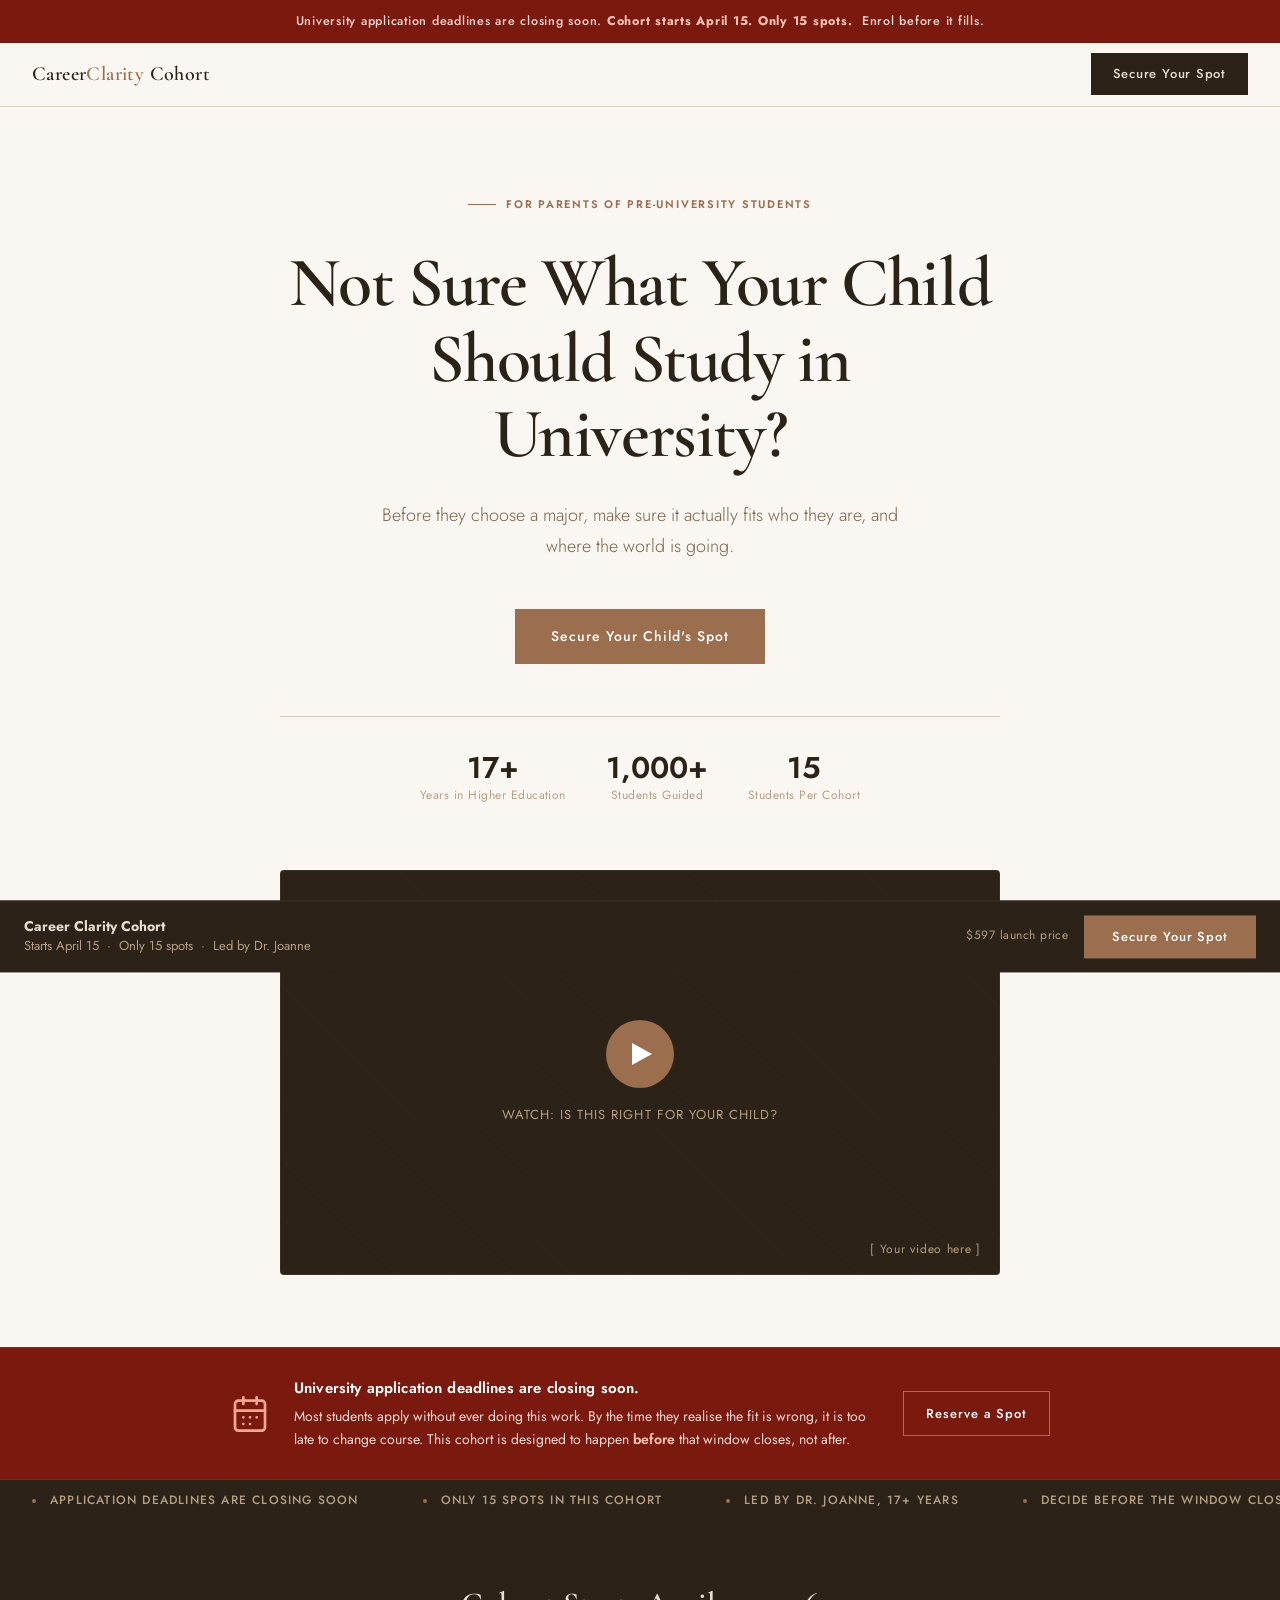
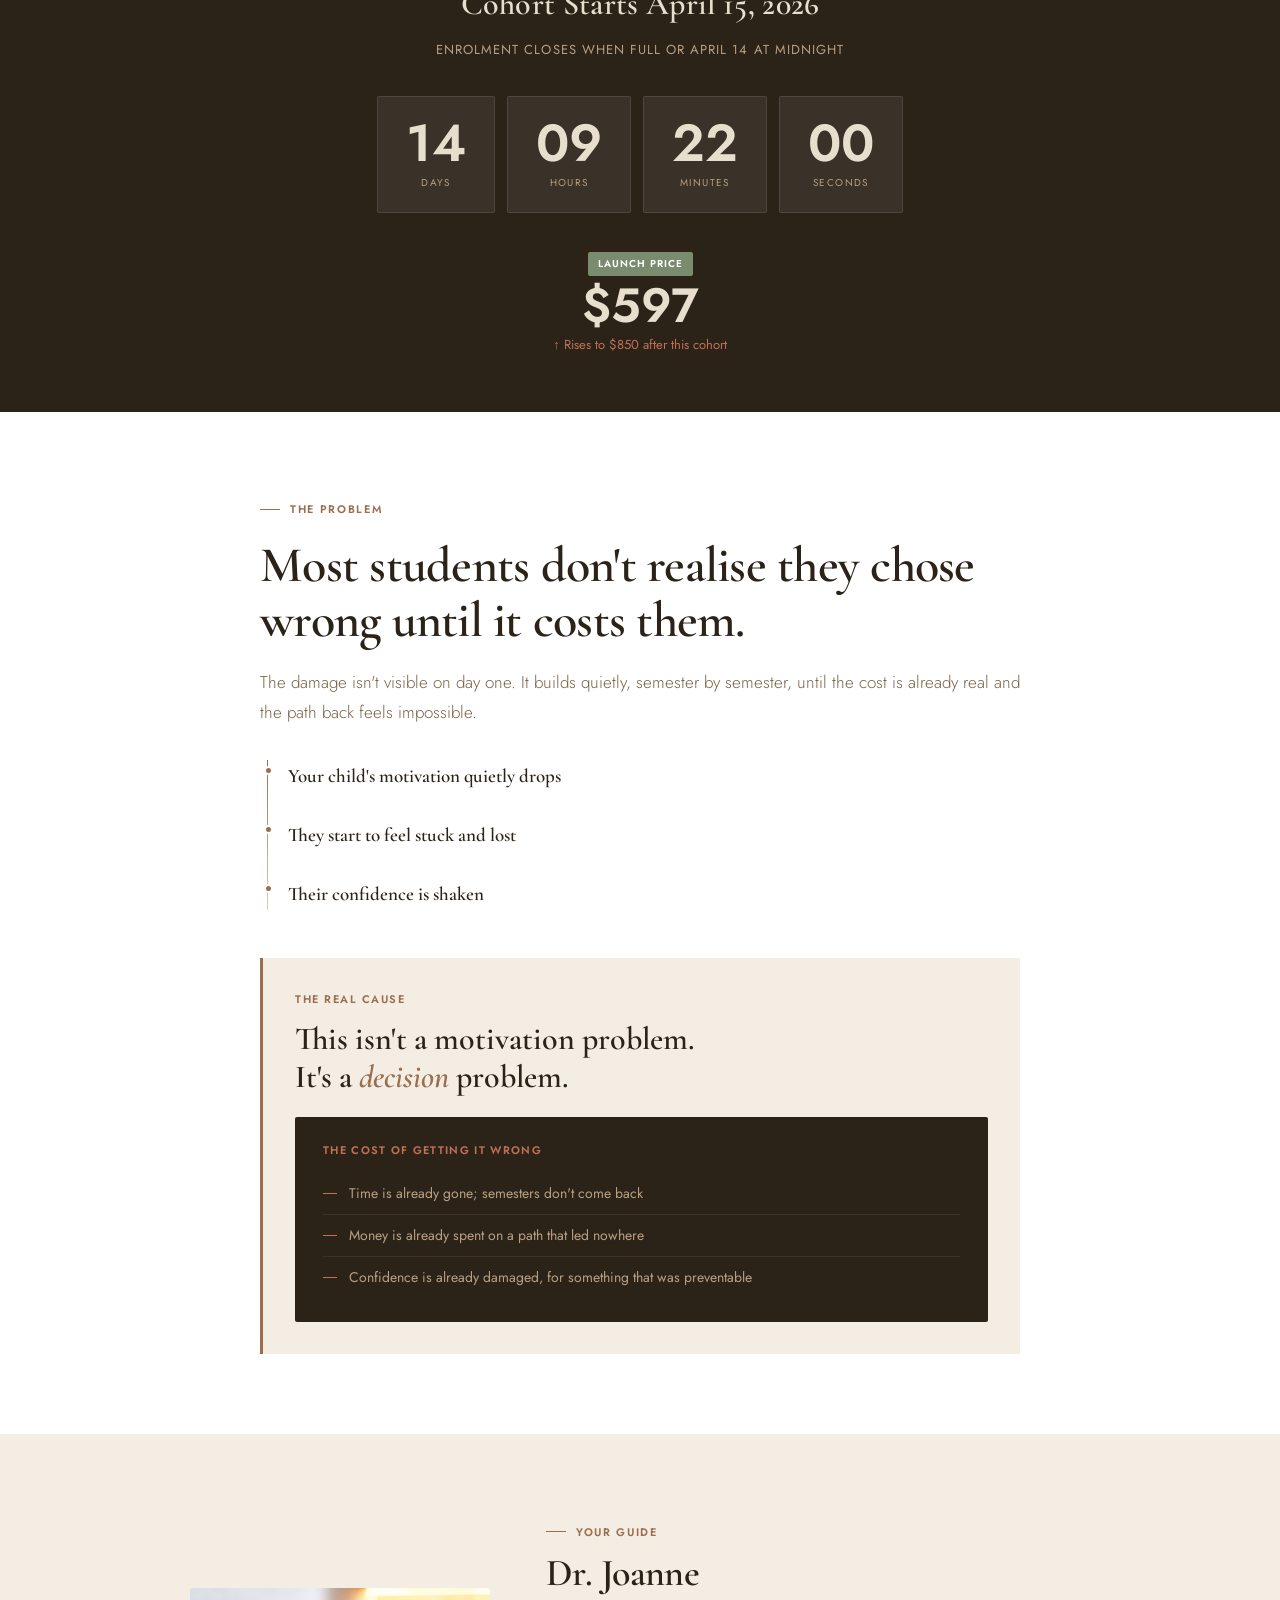
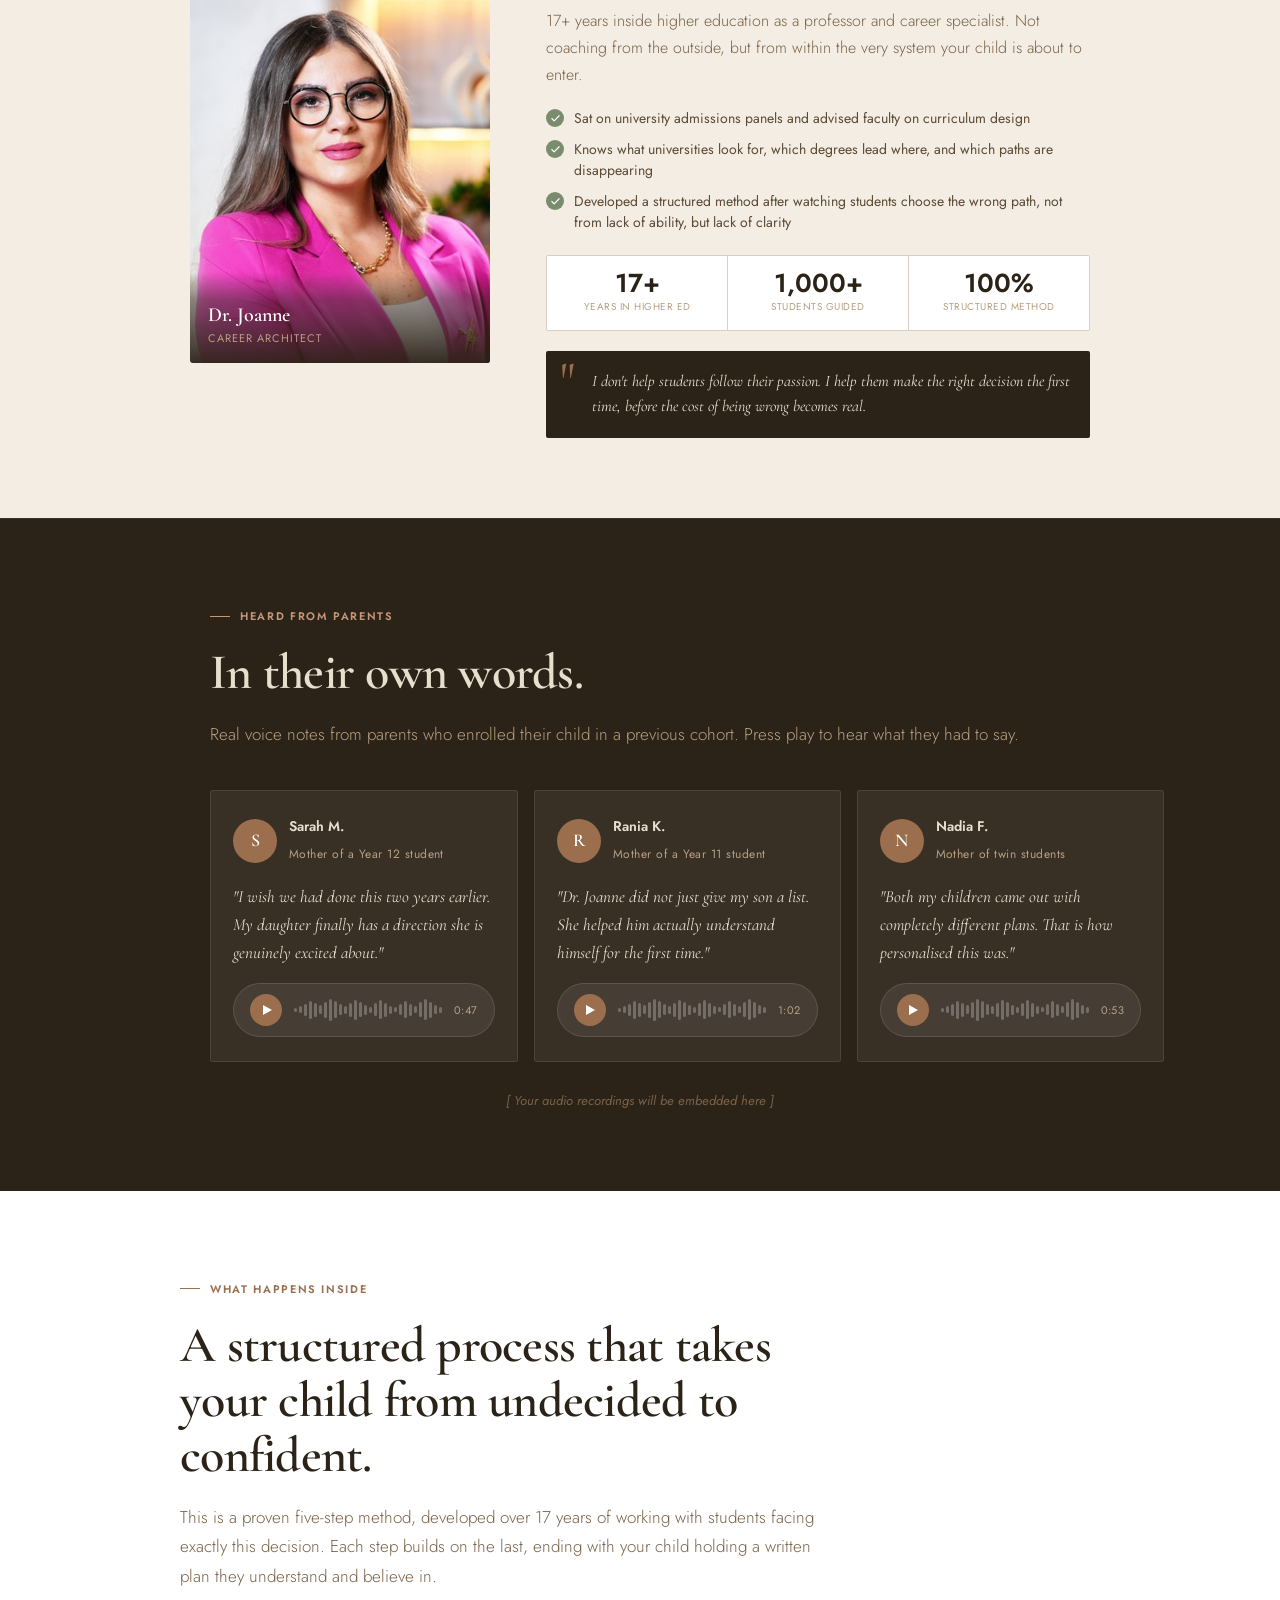
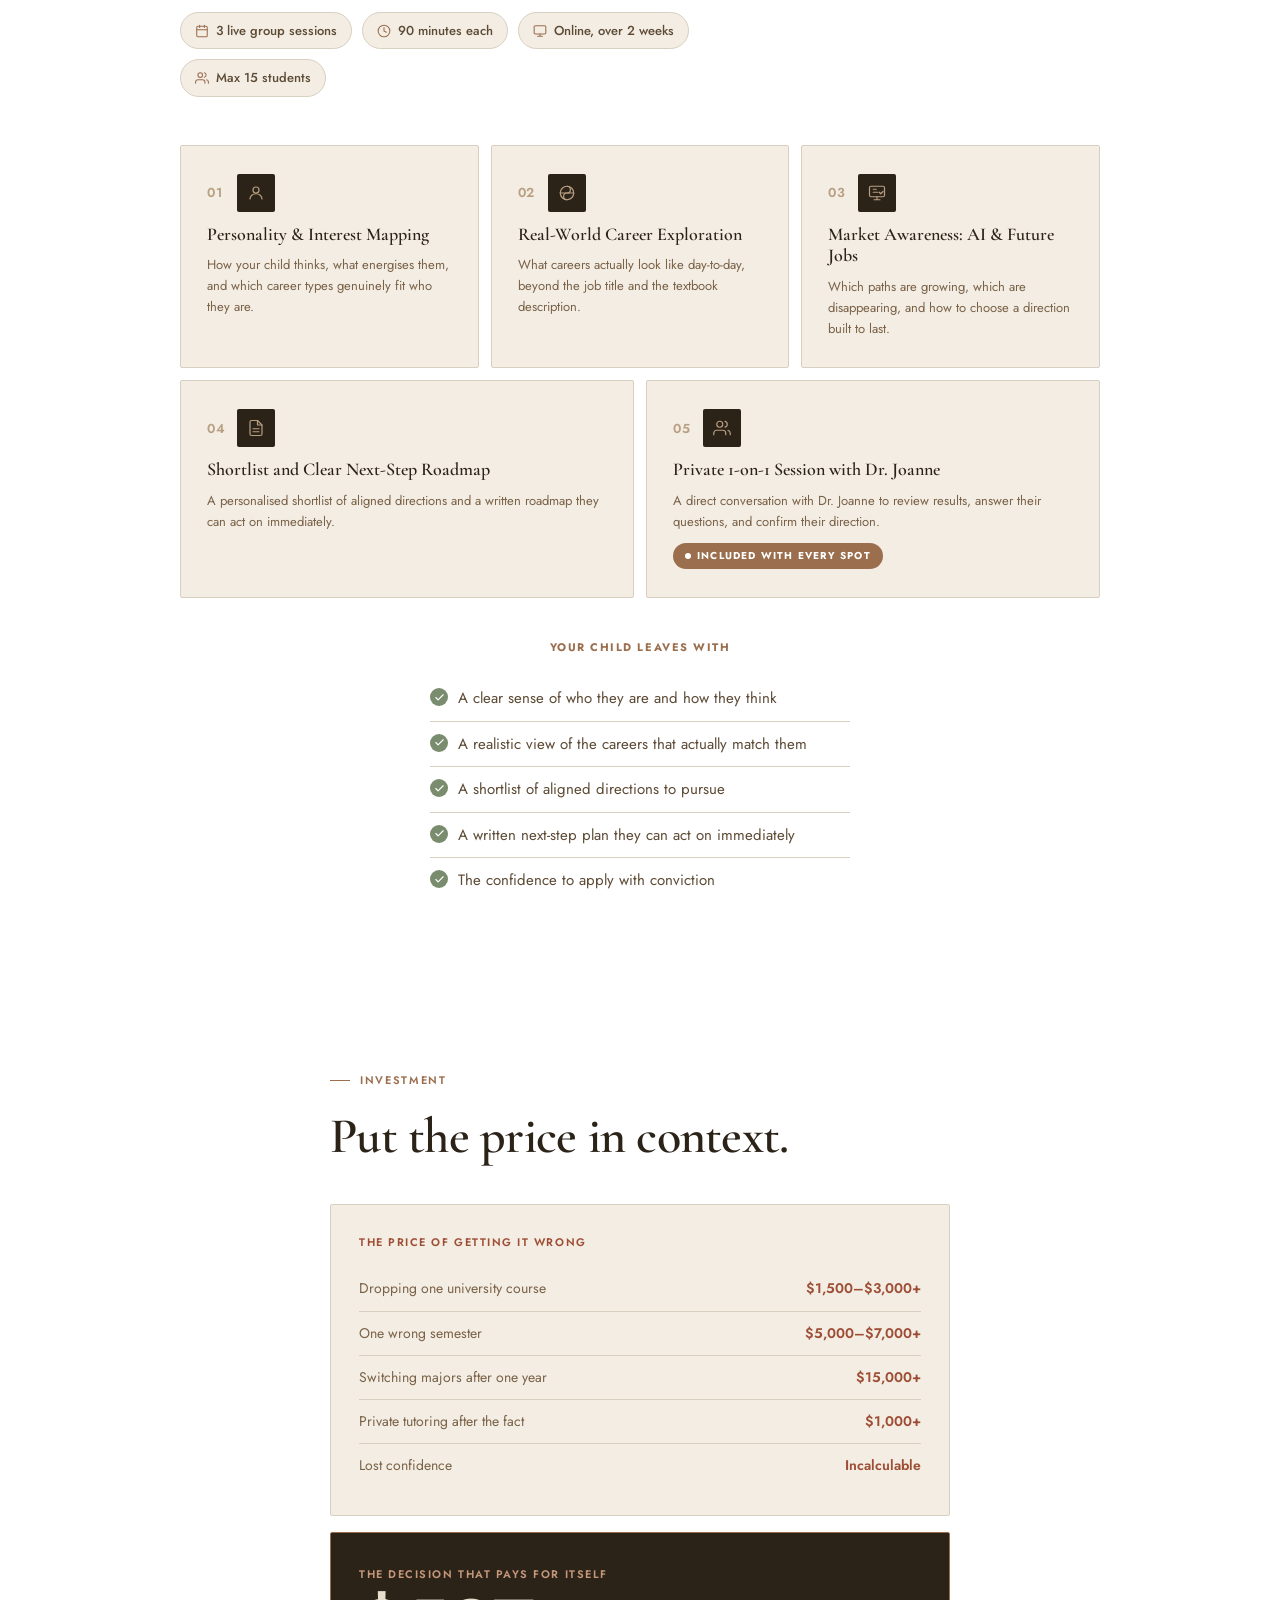
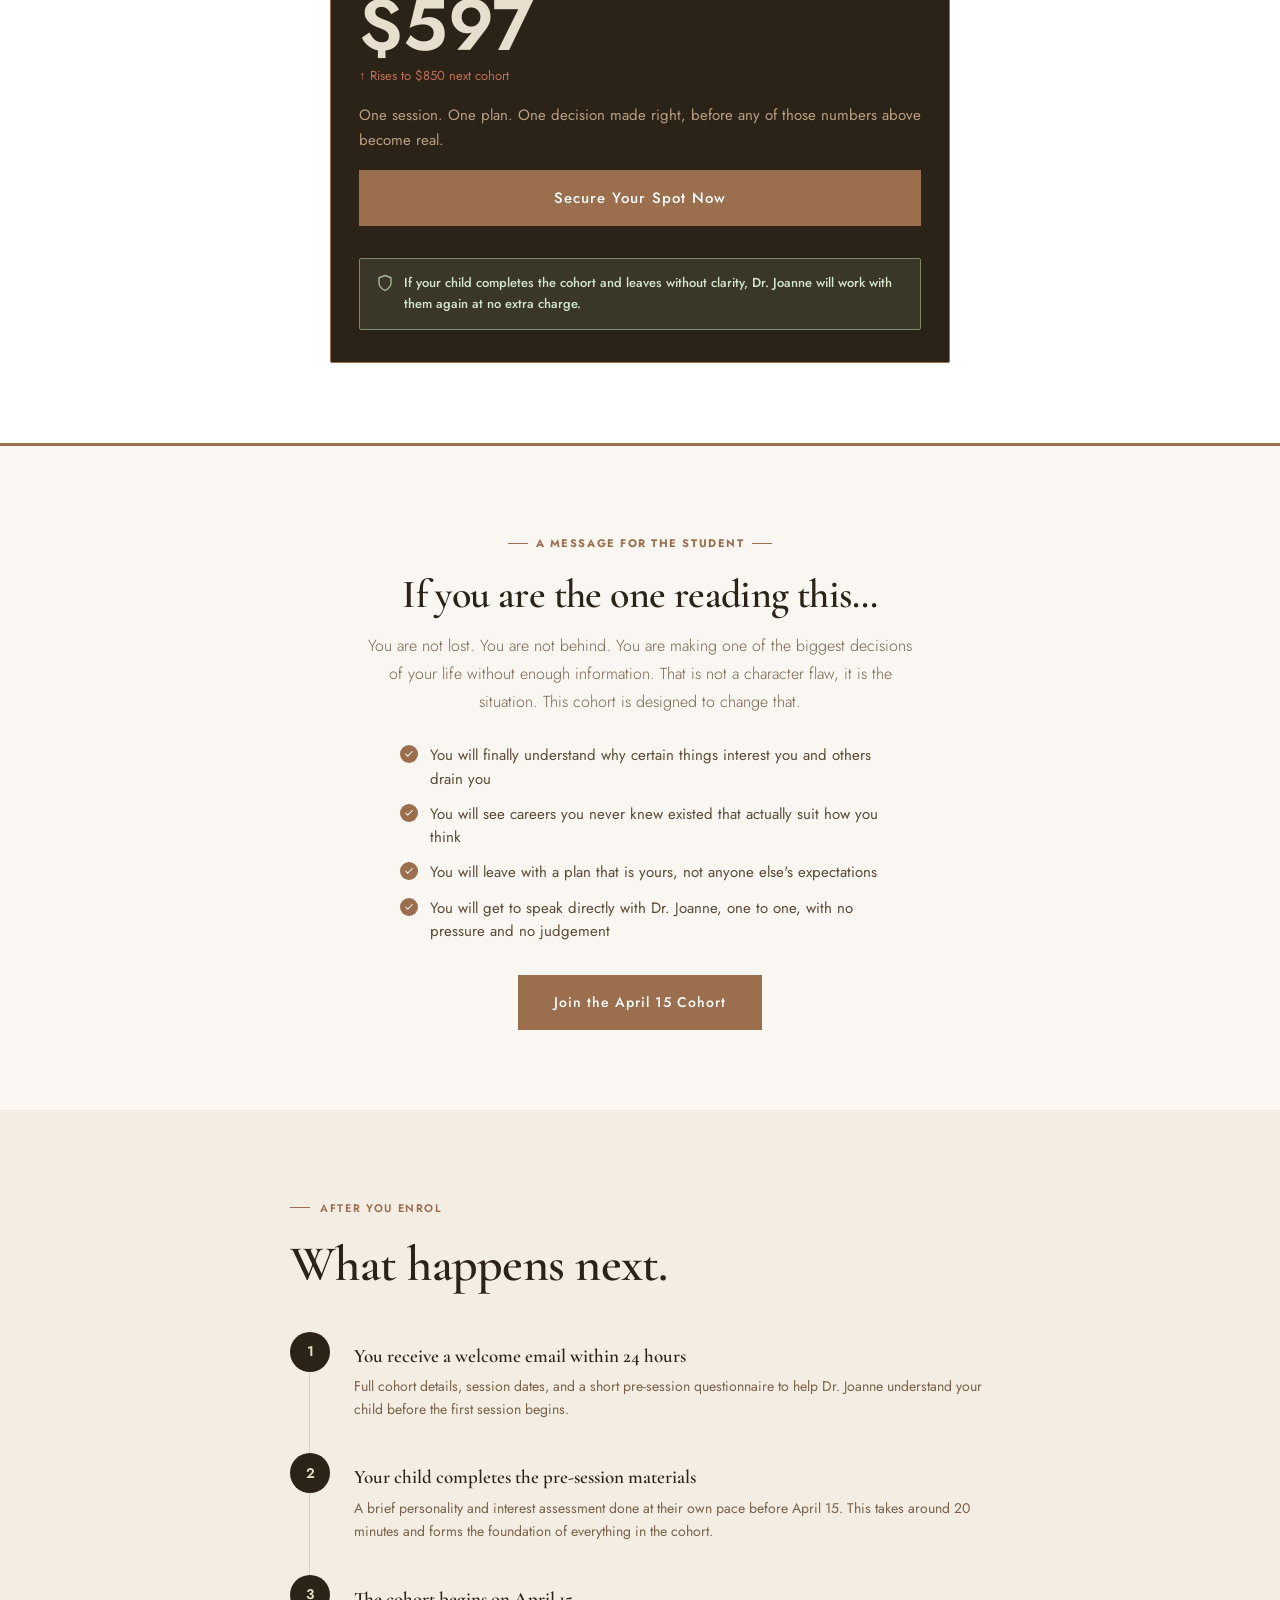
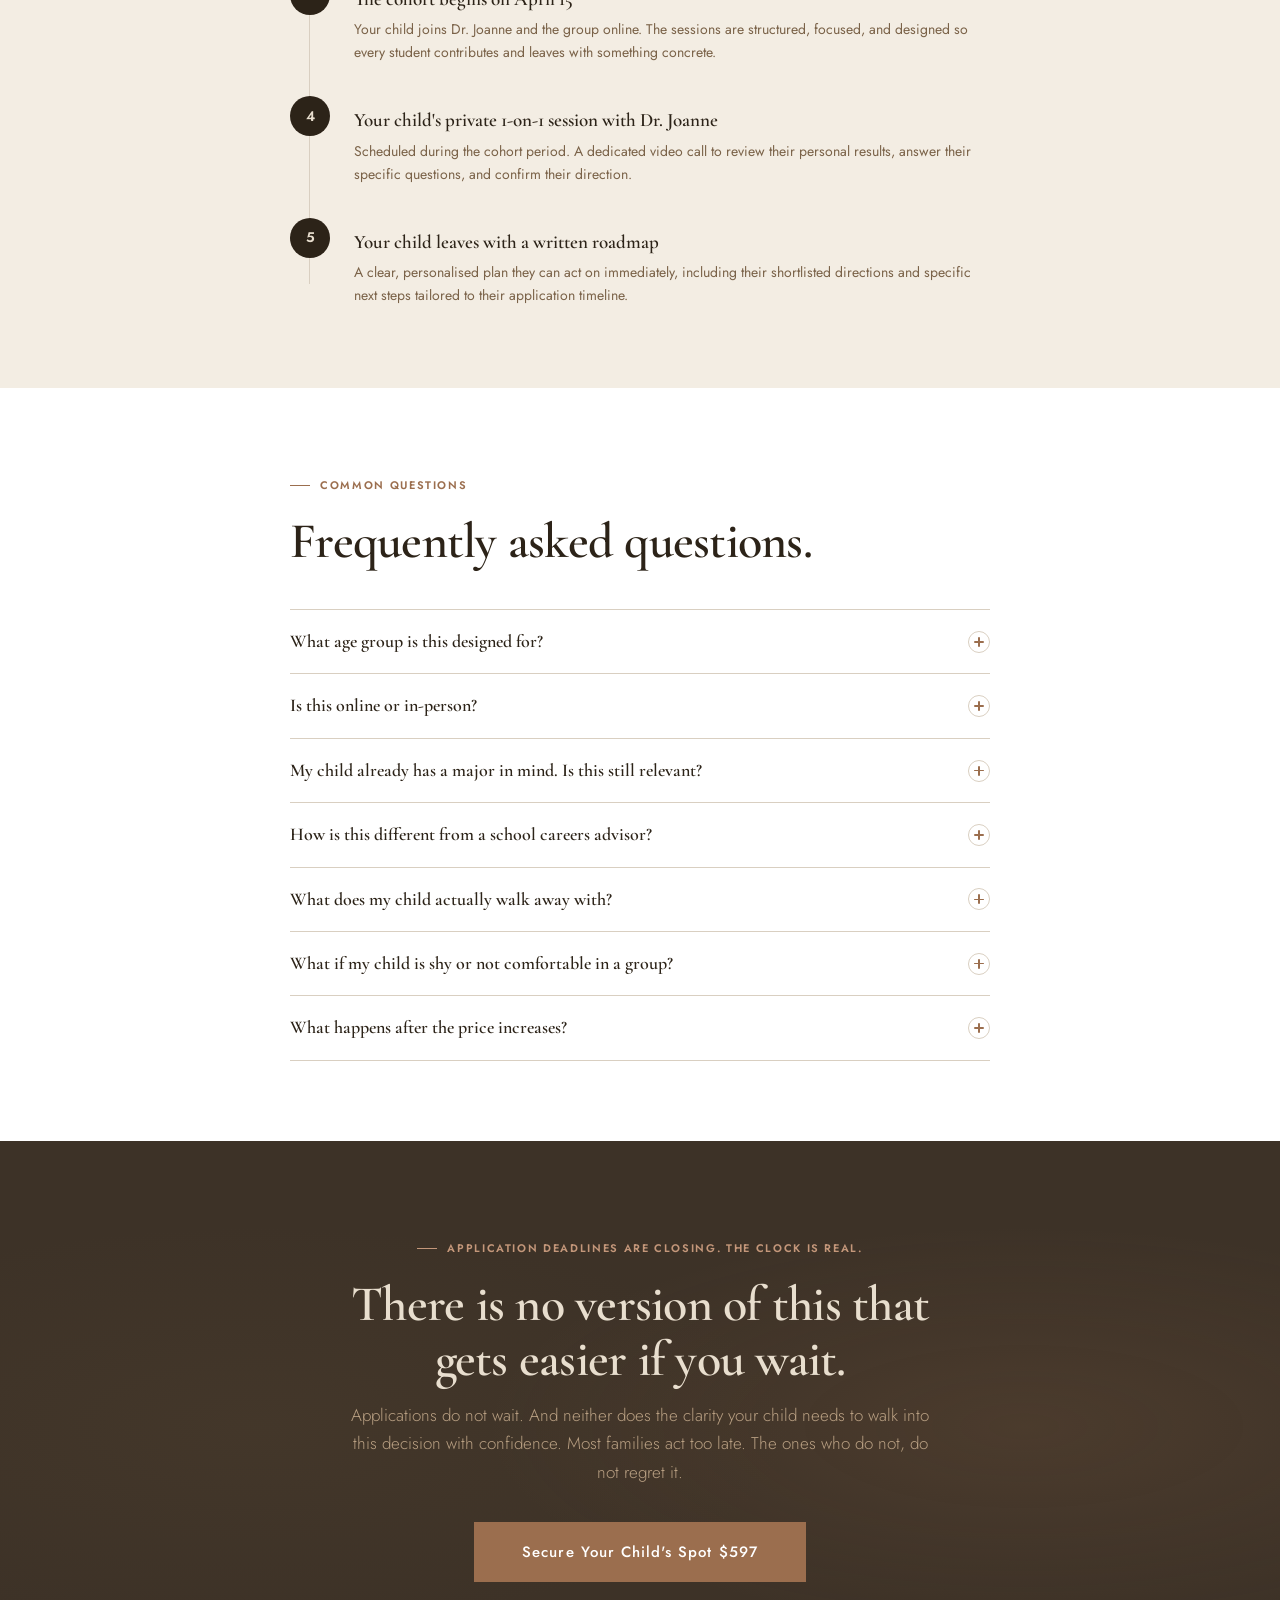
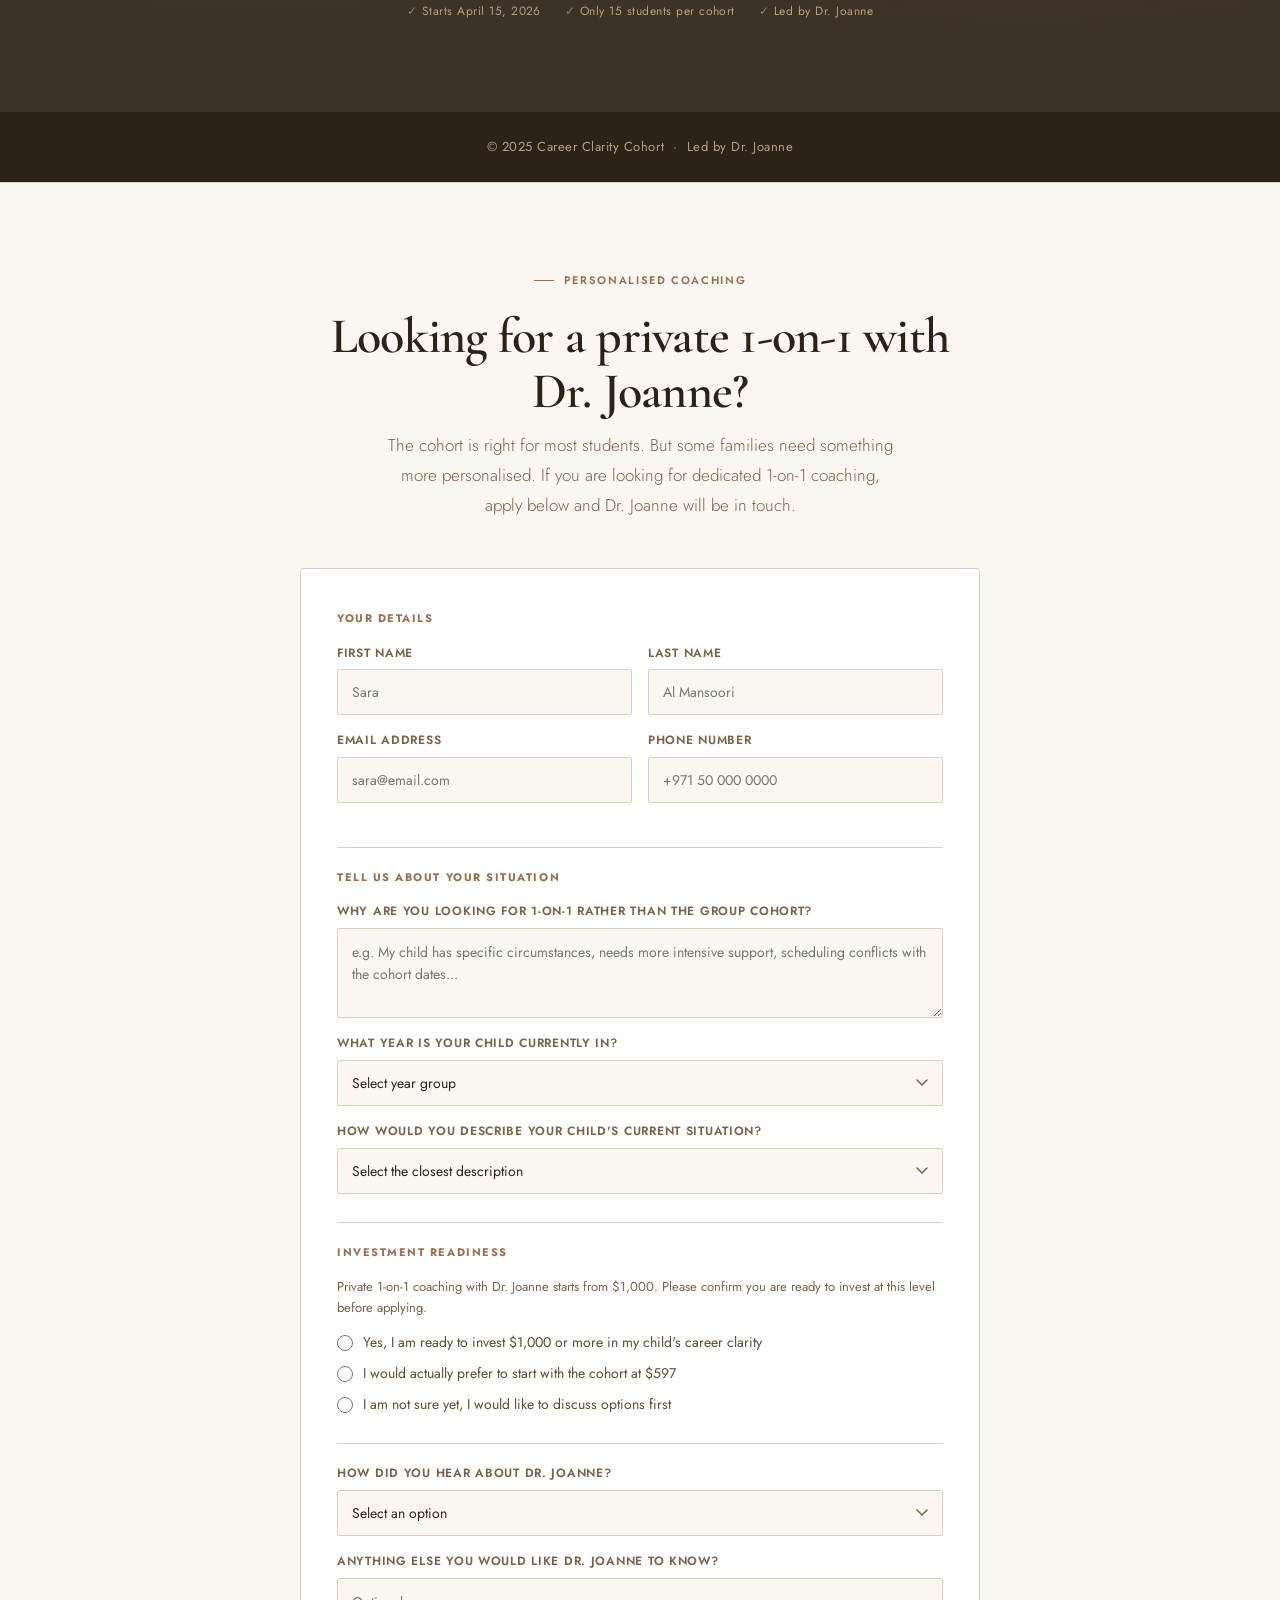
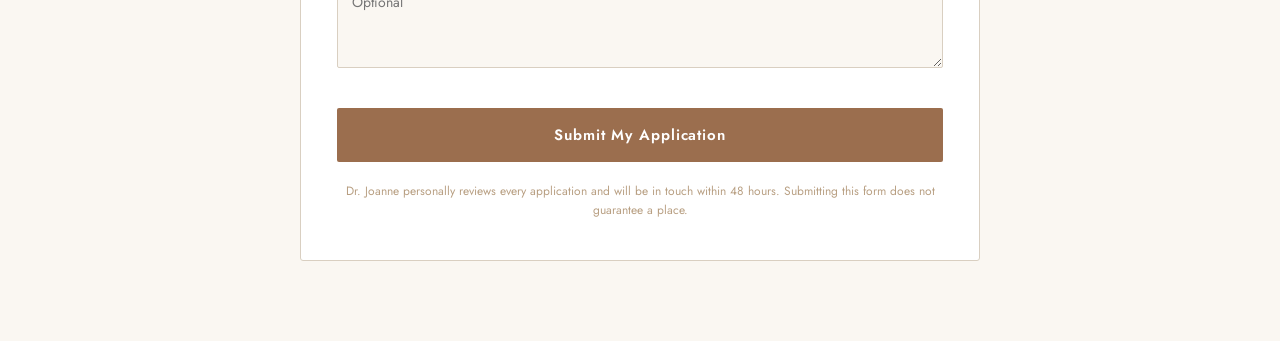
<file: career-clarity-cohort-v6.html>
<!DOCTYPE html>
<html lang="en">
<head>
<meta charset="UTF-8">
<meta name="viewport" content="width=device-width, initial-scale=1.0">
<title>Career Clarity Cohort Dr. Joanne</title>
<link rel="preconnect" href="https://fonts.googleapis.com">
<link href="https://fonts.googleapis.com/css2?family=Cormorant+Garamond:ital,wght@0,400;0,500;0,600;0,700;1,400;1,600&family=Jost:wght@300;400;500;600&display=swap" rel="stylesheet">

<style>
:root {
  --soil:    #2c2318;
  --bark:    #3d3227;
  --cedar:   #5c4a35;
  --walnut:  #7a6248;
  --sand:    #b89f82;
  --linen:   #e8dece;
  --parchment: #f3ede3;
  --cream:   #faf7f2;
  --white:   #ffffff;

  --clay:    #9b6e4e;
  --clay-lt: #c4977a;
  --clay-dk: #6b4530;

  --sage:    #7a8c6e;
  --sage-lt: #a8b89b;

  --rust:    #9e4e35;
  --rust-lt: #c07055;

  --red-dark: #7a1a0e;

  --border:  #d9cfc1;
  --faint:   #b89f82;
}

*, *::before, *::after { box-sizing: border-box; margin: 0; padding: 0; }
html { scroll-behavior: smooth; }

body {
  font-family: 'Jost', sans-serif;
  background: var(--cream);
  color: var(--soil);
  line-height: 1.65;
  overflow-x: hidden;
}

/* ── TOPBAR ── */
.topbar {
  background: var(--red-dark);
  color: #f5d5d0;
  text-align: center;
  padding: 11px 20px;
  font-size: 12.5px;
  font-weight: 500;
  letter-spacing: 0.06em;
}
.topbar em { color: #ffc4b8; font-style: normal; font-weight: 700; }

/* ── NAV ── */
nav {
  background: var(--cream);
  border-bottom: 1px solid var(--border);
  padding: 0 32px;
  display: flex;
  align-items: center;
  justify-content: space-between;
  height: 64px;
}
.nav-logo {
  font-family: 'Cormorant Garamond', Georgia, serif;
  font-size: 20px;
  font-weight: 600;
  letter-spacing: 0.02em;
  color: var(--soil);
}
.nav-logo span { color: var(--clay); }
.nav-cta {
  background: var(--soil);
  color: var(--linen);
  font-size: 13px;
  font-weight: 500;
  letter-spacing: 0.06em;
  padding: 10px 22px;
  border: none;
  cursor: pointer;
  text-decoration: none;
  transition: background 0.2s;
}
.nav-cta:hover { background: var(--bark); }

/* ── HERO ── */
.hero {
  max-width: 800px;
  margin: 0 auto;
  padding: 80px 40px 64px;
  text-align: center;
}
@media(max-width:600px){ .hero { padding: 56px 24px 48px; } }
.hero-left { width: 100%; }

.eyebrow {
  display: inline-flex;
  align-items: center;
  gap: 10px;
  font-size: 11px;
  font-weight: 600;
  letter-spacing: 0.16em;
  text-transform: uppercase;
  color: var(--clay);
  margin-bottom: 32px;
  justify-content: center;
}
.eyebrow::before {
  content: '';
  display: block;
  width: 28px;
  height: 1px;
  background: var(--clay);
}

h1 {
  font-family: 'Cormorant Garamond', Georgia, serif;
  font-size: clamp(40px, 5.5vw, 70px);
  font-weight: 600;
  line-height: 1.08;
  letter-spacing: -0.02em;
  color: var(--soil);
  margin-bottom: 28px;
}
h1 em { font-style: italic; color: var(--clay); }

.hero-sub {
  font-size: 18px;
  color: var(--walnut);
  font-weight: 300;
  line-height: 1.7;
  max-width: 520px;
  margin: 0 auto 48px;
}

.btn-primary {
  display: inline-block;
  background: var(--clay);
  color: #fff;
  font-family: 'Jost', sans-serif;
  font-size: 14px;
  font-weight: 500;
  letter-spacing: 0.07em;
  padding: 16px 36px;
  text-decoration: none;
  border: none;
  cursor: pointer;
  transition: background 0.2s, transform 0.15s;
}
.btn-primary:hover { background: var(--clay-dk); transform: translateY(-1px); }

.btn-outline {
  display: inline-block;
  background: transparent;
  color: var(--soil);
  font-family: 'Jost', sans-serif;
  font-size: 14px;
  font-weight: 500;
  letter-spacing: 0.07em;
  padding: 15px 36px;
  border: 1px solid var(--border);
  text-decoration: none;
  cursor: pointer;
  transition: border-color 0.2s, background 0.2s;
}
.btn-outline:hover { border-color: var(--walnut); background: var(--parchment); }

.hero-actions { display: flex; align-items: center; justify-content: center; gap: 16px; flex-wrap: wrap; }

.hero-trust {
  display: flex;
  justify-content: center;
  gap: 40px;
  margin-top: 52px;
  padding-top: 36px;
  border-top: 1px solid var(--border);
  flex-wrap: wrap;
}
.trust-item .num {
  font-family: 'Jost', sans-serif;
  font-size: 30px;
  font-weight: 600;
  color: var(--soil);
  line-height: 1;
  display: block;
}
.trust-item .lbl {
  font-size: 12px;
  color: var(--faint);
  letter-spacing: 0.04em;
  margin-top: 3px;
  display: block;
}

/* ── VSL PLACEHOLDER ── */
.vsl-wrap {
  max-width: 800px;
  margin: 0 auto;
  padding: 0 40px 72px;
}
@media(max-width:600px){ .vsl-wrap { padding: 0 20px 56px; } }
.vsl-placeholder {
  width: 100%;
  aspect-ratio: 16/9;
  background: var(--soil);
  border-radius: 4px;
  display: flex;
  flex-direction: column;
  align-items: center;
  justify-content: center;
  gap: 16px;
  border: 1px solid rgba(255,255,255,0.06);
  cursor: pointer;
  position: relative;
  overflow: hidden;
}
.vsl-placeholder::before {
  content: '';
  position: absolute; inset: 0;
  background: repeating-linear-gradient(
    45deg,
    transparent, transparent 40px,
    rgba(255,255,255,0.015) 40px, rgba(255,255,255,0.015) 41px
  );
}
.vsl-play {
  width: 68px; height: 68px;
  background: var(--clay);
  border-radius: 50%;
  display: flex; align-items: center; justify-content: center;
  position: relative; z-index: 1;
  transition: background 0.2s, transform 0.15s;
}
.vsl-placeholder:hover .vsl-play { background: var(--clay-lt); transform: scale(1.06); }
.vsl-play::after {
  content: '';
  display: block;
  width: 0; height: 0;
  border-style: solid;
  border-width: 11px 0 11px 20px;
  border-color: transparent transparent transparent #fff;
  margin-left: 4px;
}
.vsl-label {
  font-size: 13px;
  color: var(--sand);
  letter-spacing: 0.08em;
  text-transform: uppercase;
  position: relative; z-index: 1;
}
.vsl-duration {
  position: absolute;
  bottom: 14px; right: 18px;
  font-size: 12px;
  color: var(--faint);
  letter-spacing: 0.06em;
}

/* ── ADMISSIONS URGENCY BAR ── */
.admissions-bar {
  background: var(--red-dark);
  border-top: 1px solid rgba(255,255,255,0.06);
  border-bottom: 1px solid rgba(255,255,255,0.06);
}
.admissions-inner {
  max-width: 900px;
  margin: 0 auto;
  padding: 28px 40px;
  display: flex;
  align-items: center;
  gap: 24px;
  flex-wrap: wrap;
}
@media(max-width:680px){ .admissions-inner { padding: 24px 20px; } }
.adm-icon {
  width: 40px; height: 40px;
  color: #f5a898;
  flex-shrink: 0;
}
.adm-icon svg { width: 40px; height: 40px; }
.adm-text {
  flex: 1;
  min-width: 220px;
  font-size: 14px;
  color: #f0d8d4;
  line-height: 1.65;
}
.adm-text strong {
  display: block;
  font-size: 15px;
  font-weight: 600;
  color: #fff;
  margin-bottom: 4px;
  letter-spacing: 0.01em;
}
.adm-text em {
  font-style: normal;
  font-weight: 600;
  color: #ffc4b8;
}
.adm-cta {
  display: inline-block;
  background: transparent;
  border: 1px solid rgba(255,255,255,0.35);
  color: #fff;
  font-family: 'Jost', sans-serif;
  font-size: 13px;
  font-weight: 500;
  letter-spacing: 0.07em;
  padding: 11px 22px;
  text-decoration: none;
  white-space: nowrap;
  flex-shrink: 0;
  transition: background 0.2s, border-color 0.2s;
}
.adm-cta:hover { background: rgba(255,255,255,0.1); border-color: rgba(255,255,255,0.6); }

/* ── TICKER ── */
.ticker {
  background: var(--soil); overflow: hidden;
  white-space: nowrap; height: 42px;
  display: flex; align-items: center;
}
.ticker-inner {
  display: inline-flex;
  animation: ticker 24s linear infinite;
}
.ticker-item {
  display: inline-flex; align-items: center; gap: 14px;
  padding: 0 32px; font-size: 12px; font-weight: 500;
  letter-spacing: 0.1em; text-transform: uppercase; color: var(--sand);
}
.ticker-dot { width: 4px; height: 4px; background: var(--clay); border-radius: 50%; flex-shrink: 0; }
@keyframes ticker {
  from { transform: translateX(0); }
  to   { transform: translateX(-50%); }
}

/* ── URGENCY / COUNTDOWN ── */
.urgency {
  background: var(--soil);
  padding: 56px 40px;
  text-align: center;
}
.urgency-heading {
  font-family: 'Cormorant Garamond', serif;
  font-size: clamp(22px, 3vw, 32px);
  font-weight: 600;
  color: var(--linen);
  letter-spacing: 0.01em;
  margin-bottom: 8px;
}
.urgency-sub {
  font-size: 13px;
  color: var(--sand);
  letter-spacing: 0.08em;
  text-transform: uppercase;
  margin-bottom: 36px;
}
.countdown {
  display: flex;
  gap: 12px;
  justify-content: center;
  margin-bottom: 36px;
}
.cd-unit {
  background: rgba(255,255,255,0.07);
  border: 1px solid rgba(255,255,255,0.1);
  padding: 20px 28px;
  min-width: 90px;
  text-align: center;
  border-radius: 2px;
}
.cd-unit .num {
  font-family: 'Jost', sans-serif;
  font-size: 52px;
  font-weight: 600;
  line-height: 1;
  color: var(--linen);
  display: block;
}
.cd-unit .lbl {
  font-size: 10px;
  letter-spacing: 0.14em;
  text-transform: uppercase;
  color: var(--sand);
  display: block;
  margin-top: 6px;
}
.urgency-bottom {
  display: flex;
  align-items: center;
  justify-content: center;
  gap: 32px;
  flex-wrap: wrap;
}
.urgency-price-block { text-align: center; }
.urgency-price-block .launch-tag {
  display: inline-block;
  background: var(--sage);
  color: #fff;
  font-size: 10px;
  font-weight: 600;
  letter-spacing: 0.1em;
  text-transform: uppercase;
  padding: 4px 10px;
  border-radius: 2px;
  margin-bottom: 6px;
}
.urgency-price-block .price-main {
  font-family: 'Jost', sans-serif;
  font-size: 48px;
  font-weight: 600;
  line-height: 1;
  color: var(--linen);
  display: block;
}
.urgency-price-block .price-after {
  font-size: 13px; color: var(--rust-lt); margin-top: 4px; display: block;
}
.urgency-divider-v {
  width: 1px; height: 60px; background: rgba(255,255,255,0.12);
}
@media(max-width:500px){ .urgency-divider-v { display: none; } }
.spots-pill {
  display: inline-flex;
  align-items: center;
  gap: 7px;
  background: rgba(255,255,255,0.06);
  border: 1px solid rgba(255,255,255,0.12);
  color: #f5c5b8;
  font-size: 13px;
  font-weight: 500;
  padding: 10px 18px;
  border-radius: 40px;
}
.spots-dot {
  width: 7px; height: 7px;
  background: var(--rust-lt);
  border-radius: 50%; flex-shrink: 0;
  animation: pulse 1.6s ease-in-out infinite;
}
@keyframes pulse { 0%,100%{opacity:1;} 50%{opacity:0.3;} }

/* ── SECTION BASE ── */
section { padding: 80px 40px; }
@media(max-width:680px){ section { padding: 60px 20px; } }

.sec-label {
  display: inline-flex;
  align-items: center;
  gap: 10px;
  font-size: 11px;
  font-weight: 600;
  letter-spacing: 0.15em;
  text-transform: uppercase;
  color: var(--clay);
  margin-bottom: 20px;
}
.sec-label::before {
  content: '';
  display: block;
  width: 20px; height: 1px;
  background: var(--clay);
}

h2 {
  font-family: 'Cormorant Garamond', Georgia, serif;
  font-size: clamp(30px, 4vw, 50px);
  font-weight: 600;
  line-height: 1.1;
  letter-spacing: -0.015em;
  color: var(--soil);
  margin-bottom: 20px;
}
h2 em { font-style: italic; color: var(--clay); }

.body-lg {
  font-size: 17px;
  color: var(--walnut);
  font-weight: 300;
  line-height: 1.75;
}

/* ── PROBLEM STACKED ── */
.problem-section { background: var(--white); }
.problem-stack {
  max-width: 760px;
  margin: 0 auto;
}

.timeline {
  margin: 32px 0 48px;
  position: relative;
  padding-left: 28px;
}
.timeline::before {
  content: '';
  position: absolute;
  left: 7px; top: 0; bottom: 0;
  width: 1px;
  background: linear-gradient(to bottom, var(--clay) 0%, var(--border) 100%);
}
.tl-item { position: relative; margin-bottom: 28px; }
.tl-item::before {
  content: '';
  position: absolute;
  left: -24px; top: 6px;
  width: 9px; height: 9px;
  border-radius: 50%;
  background: var(--clay);
  border: 2px solid var(--white);
}
.tl-item h4 {
  font-family: 'Cormorant Garamond', serif;
  font-size: 19px; font-weight: 600; color: var(--soil); margin-bottom: 4px;
}
.tl-item p { font-size: 14px; color: var(--walnut); line-height: 1.6; }

.reframe-block {
  background: var(--parchment);
  border-left: 3px solid var(--clay);
  padding: 32px 32px;
  margin-top: 0;
}
.reframe-block .rb-label {
  font-size: 11px; font-weight: 600; letter-spacing: 0.14em;
  text-transform: uppercase; color: var(--clay); margin-bottom: 12px;
}
.reframe-block h3 {
  font-family: 'Cormorant Garamond', serif;
  font-size: clamp(22px, 3vw, 32px);
  font-weight: 600; line-height: 1.2;
  color: var(--soil); margin-bottom: 12px;
}
.reframe-block h3 em { font-style: italic; color: var(--clay); }
.reframe-block p {
  font-size: 15px; color: var(--walnut); line-height: 1.7; margin-bottom: 20px;
}

.consequence-block {
  background: var(--soil);
  padding: 24px 28px;
  margin-top: 20px;
  border-radius: 2px;
}
.consequence-block h4 {
  font-size: 11px; font-weight: 600; letter-spacing: 0.12em;
  text-transform: uppercase; color: var(--rust-lt); margin-bottom: 14px;
}
.consequence-block li {
  list-style: none;
  padding: 9px 0;
  border-bottom: 1px solid rgba(255,255,255,0.07);
  font-size: 14px; color: var(--sand);
  display: flex; align-items: center; gap: 12px;
}
.consequence-block li:last-child { border-bottom: none; }
.consequence-block li::before {
  content: '';
  display: block; width: 14px; height: 1px;
  background: var(--rust-lt); flex-shrink: 0;
}

/* ── DR. JOANNE ── */
.authority-section { background: var(--parchment); }
.authority-inner {
  max-width: 900px;
  margin: 0 auto;
  display: grid;
  grid-template-columns: 300px 1fr;
  gap: 56px;
  align-items: center;
}
@media(max-width:700px){ .authority-inner { grid-template-columns: 1fr; gap: 32px; } }

.auth-photo-wrap {
  position: relative;
  border-radius: 3px;
  overflow: hidden;
  aspect-ratio: 4/5;
  background: var(--linen);
}
.auth-photo-wrap img {
  width: 100%; height: 100%;
  object-fit: cover;
  object-position: center top;
  display: block;
}
.auth-photo-caption {
  position: absolute; bottom: 0; left: 0; right: 0;
  background: linear-gradient(to top, rgba(44,35,24,0.95) 0%, rgba(44,35,24,0.5) 70%, transparent 100%);
  padding: 32px 18px 16px;
}
.auth-photo-caption .cn {
  font-family: 'Cormorant Garamond', serif;
  font-size: 20px; font-weight: 600; color: #fff; display: block; line-height: 1.1;
}
.auth-photo-caption .ct {
  font-size: 11px; letter-spacing: 0.09em; color: var(--sand);
  text-transform: uppercase; display: block; margin-top: 3px;
}

.auth-bio .sec-label { margin-bottom: 12px; }
.auth-bio h2 { margin-bottom: 12px; font-size: clamp(26px,3.5vw,38px); }
.auth-bio .auth-tagline {
  font-size: 16px; color: var(--walnut); line-height: 1.7;
  font-weight: 300; margin-bottom: 20px;
}
.auth-credentials {
  display: flex;
  flex-direction: column;
  gap: 10px;
  margin-bottom: 22px;
}
.auth-cred-item {
  display: flex;
  align-items: flex-start;
  gap: 10px;
  font-size: 14px;
  color: var(--cedar);
  line-height: 1.5;
}
.auth-cred-item::before {
  content: '';
  display: block;
  width: 18px; height: 18px;
  background: var(--sage);
  border-radius: 50%;
  flex-shrink: 0;
  margin-top: 1px;
  background-image: url("data:image/svg+xml,%3Csvg xmlns='http://www.w3.org/2000/svg' viewBox='0 0 24 24' fill='none' stroke='white' stroke-width='2.5' stroke-linecap='round' stroke-linejoin='round'%3E%3Cpolyline points='20 6 9 17 4 12'/%3E%3C/svg%3E");
  background-size: 11px;
  background-repeat: no-repeat;
  background-position: center;
}
.auth-stats {
  display: flex; gap: 0;
  border: 1px solid var(--border);
  border-radius: 2px;
  overflow: hidden;
  margin-bottom: 20px;
}
.auth-stat {
  flex: 1;
  padding: 14px 16px;
  border-right: 1px solid var(--border);
  background: var(--white);
  text-align: center;
}
.auth-stat:last-child { border-right: none; }
.auth-stat .sn {
  font-family: 'Jost', sans-serif;
  font-size: 26px; font-weight: 600; color: var(--soil); line-height: 1; display: block;
}
.auth-stat .sl {
  font-size: 10px; color: var(--faint); letter-spacing: 0.05em;
  text-transform: uppercase; margin-top: 3px; display: block;
}
.auth-quote {
  background: var(--soil); padding: 18px 20px 18px 46px;
  border-radius: 2px; position: relative;
}
.auth-quote::before {
  content: '"'; font-family: 'Cormorant Garamond', serif;
  font-size: 52px; color: var(--clay);
  position: absolute; top: 4px; left: 14px; line-height: 1;
}
.auth-quote p {
  font-family: 'Cormorant Garamond', serif;
  font-size: 16px; font-style: italic; line-height: 1.6;
  color: var(--linen); margin: 0;
}

/* ── SOLUTION - REBUILT ── */
.solution-section { background: var(--white); }
.solution-inner { max-width: 920px; margin: 0 auto; }

.solution-intro {
  max-width: 640px;
  margin-bottom: 48px;
}
.solution-intro .body-lg { margin-top: 12px; }

/* format pills */
.format-pills {
  display: flex;
  flex-wrap: wrap;
  gap: 10px;
  margin-top: 20px;
}
.format-pill {
  display: inline-flex;
  align-items: center;
  gap: 7px;
  background: var(--parchment);
  border: 1px solid var(--border);
  border-radius: 40px;
  padding: 7px 14px;
  font-size: 13px;
  font-weight: 500;
  color: var(--cedar);
  white-space: nowrap;
}
.format-pill svg {
  width: 14px; height: 14px;
  stroke: var(--clay);
  flex-shrink: 0;
}

/* guarantee line */
.guarantee-line {
  display: flex;
  align-items: flex-start;
  gap: 10px;
  margin-top: 16px;
  padding: 14px 16px;
  background: rgba(122, 140, 110, 0.18);
  border: 1px solid var(--sage);
  border-radius: 2px;
}
.guarantee-line svg {
  width: 18px; height: 18px;
  stroke: var(--sage-lt);
  flex-shrink: 0;
  margin-top: 1px;
}
.guarantee-line span {
  font-size: 13px;
  color: #d4e8cc;
  line-height: 1.6;
  font-weight: 500;
}
.solution-journey {
  display: flex;
  align-items: center;
  gap: 8px;
  margin-top: 24px;
  flex-wrap: wrap;
}
.journey-step {
  font-size: 12px;
  font-weight: 600;
  letter-spacing: 0.06em;
  text-transform: uppercase;
  color: var(--clay);
  background: var(--parchment);
  border: 1px solid var(--border);
  padding: 6px 14px;
  border-radius: 2px;
}
.journey-arrow {
  color: var(--faint);
  font-size: 14px;
  flex-shrink: 0;
}

/* step cards */
.steps-grid {
  display: grid;
  grid-template-columns: 1fr 1fr 1fr;
  gap: 12px;
  margin-bottom: 12px;
}
@media(max-width:640px){ .steps-grid { grid-template-columns: 1fr; } }

/* step cards, all uniform parchment */
.step-card,
.step-card.dark,
.step-card.featured {
  background: var(--parchment);
  border: 1px solid var(--border);
  border-radius: 2px;
  padding: 28px 26px;
  display: flex;
  flex-direction: column;
  gap: 10px;
  transition: background 0.2s, border-color 0.2s;
}
.step-card:hover,
.step-card.dark:hover,
.step-card.featured:hover { background: var(--linen); border-color: var(--sand); }

.step-card.dark .step-num,
.step-card.featured .step-num { color: var(--faint); }
.step-card.dark .step-icon,
.step-card.featured .step-icon { background: var(--soil); }
.step-card.dark .step-icon svg,
.step-card.featured .step-icon svg { stroke: var(--sand); }
.step-card.dark h4,
.step-card.featured h4 { color: var(--soil); }
.step-card.dark p:not(.step-result),
.step-card.featured p:not(.step-result) { color: var(--walnut); }

.step-top {
  display: flex;
  align-items: center;
  gap: 12px;
  margin-bottom: 2px;
}
.step-num {
  font-family: 'Jost', sans-serif;
  font-size: 13px; font-weight: 600;
  color: var(--faint); letter-spacing: 0.06em;
  flex-shrink: 0; width: 18px;
}
.step-icon {
  width: 38px; height: 38px;
  background: var(--soil);
  border-radius: 2px;
  display: flex; align-items: center; justify-content: center;
  flex-shrink: 0;
}
.step-icon svg { width: 18px; height: 18px; stroke: var(--sand); fill: none; stroke-width: 1.6; stroke-linecap: round; stroke-linejoin: round; }

.step-card h4 {
  font-family: 'Cormorant Garamond', serif;
  font-size: 18px; font-weight: 600;
  color: var(--soil); margin: 0; line-height: 1.2;
}
.step-card .step-result {
  font-size: 11px; font-weight: 700;
  letter-spacing: 0.07em; text-transform: uppercase;
  color: var(--sage-dk);
  border-left: 2px solid var(--sage);
  padding-left: 9px; line-height: 1.5;
}
.step-card p:not(.step-result) {
  font-size: 13px; color: var(--walnut); line-height: 1.6; margin: 0;
}

.featured-badge {
  display: inline-flex;
  align-items: center;
  gap: 6px;
  background: var(--clay);
  color: #fff;
  font-size: 10px; font-weight: 700;
  letter-spacing: 0.12em; text-transform: uppercase;
  padding: 5px 12px; border-radius: 40px;
  margin-top: auto;
  width: fit-content;
}
.featured-badge::before {
  content: '';
  width: 6px; height: 6px;
  background: #fff; border-radius: 50%; flex-shrink: 0;
}

/* bottom row: roadmap + 1-on-1 */
.steps-bottom {
  display: grid;
  grid-template-columns: 1fr 1fr;
  gap: 12px;
}
@media(max-width:640px){ .steps-bottom { grid-template-columns: 1fr; } }

.step-card.dark {
  background: var(--soil);
}
.step-card.dark:hover { background: var(--bark); }
.step-card.dark .step-num { color: var(--walnut); }
.step-card.dark .step-icon { background: var(--clay); }
.step-card.dark .step-icon svg { stroke: #fff; }
.step-card.dark h4 { color: var(--linen); }
.step-card.dark p { color: var(--sand); }
.step-card.dark .step-result {
  color: var(--clay-lt);
  border-left-color: var(--clay);
}

.step-card.featured {
  background: var(--clay);
}
.step-card.featured:hover { background: var(--clay-dk); }
.step-card.featured .step-num { color: rgba(255,255,255,0.4); }
.step-card.featured .step-icon { background: rgba(0,0,0,0.2); }
.step-card.featured .step-icon svg { stroke: #fff; }
.step-card.featured h4 { color: #fff; }
.step-card.featured p { color: rgba(255,255,255,0.8); }
.step-card.featured .step-result {
  color: #fff;
  border-left-color: rgba(255,255,255,0.5);
}
.featured-badge {
  display: inline-flex;
  align-items: center;
  gap: 6px;
  background: var(--clay);
  color: #fff;
  font-size: 10px; font-weight: 700;
  letter-spacing: 0.12em; text-transform: uppercase;
  padding: 5px 12px; border-radius: 40px;
  margin-top: auto;
  width: fit-content;
}
.featured-badge::before {
  content: '';
  width: 6px; height: 6px;
  background: #fff; border-radius: 50%; flex-shrink: 0;
}

/* outcome checklist */
.outcome-checklist {
  margin-top: 40px;
  display: flex;
  flex-direction: column;
  align-items: center;
}
.outcome-cl-label {
  font-size: 11px;
  font-weight: 700;
  letter-spacing: 0.14em;
  text-transform: uppercase;
  color: var(--clay);
  margin-bottom: 20px;
  display: block;
  text-align: center;
}
.outcome-cl-list {
  list-style: none;
  display: flex;
  flex-direction: column;
  width: 100%;
  max-width: 420px;
  text-align: left;
}
@media(max-width:560px){ .outcome-cl-list { grid-template-columns: 1fr; } }
.outcome-cl-list li {
  display: flex;
  align-items: flex-start;
  gap: 10px;
  font-size: 15px;
  color: var(--cedar);
  padding: 11px 0;
  border-bottom: 1px solid var(--border);
  line-height: 1.5;
}
.outcome-cl-list li:last-child { border-bottom: none; }
.outcome-cl-list li::before {
  content: '';
  display: block;
  width: 18px; height: 18px;
  flex-shrink: 0;
  margin-top: 1px;
  background: var(--sage);
  border-radius: 50%;
  background-image: url("data:image/svg+xml,%3Csvg xmlns='http://www.w3.org/2000/svg' viewBox='0 0 24 24' fill='none' stroke='white' stroke-width='2.5' stroke-linecap='round' stroke-linejoin='round'%3E%3Cpolyline points='20 6 9 17 4 12'/%3E%3C/svg%3E");
  background-size: 11px;
  background-repeat: no-repeat;
  background-position: center;
}

/* ── VOICE NOTES ── */
.voices-section { background: var(--soil); border-top: 1px solid var(--bark); }
.voices-inner { max-width: 860px; margin: 0 auto; }
.voices-section .sec-label { color: var(--clay-lt); }
.voices-section .sec-label::before { background: var(--clay-lt); }
.voices-section h2 { color: var(--linen); }
.voices-section .body-lg { color: var(--sand); }

.voices-grid {
  display: grid;
  grid-template-columns: 1fr 1fr 1fr;
  gap: 16px;
  margin-top: 40px;
}
@media(max-width:680px){ .voices-grid { grid-template-columns: 1fr; } }
@media(max-width:900px) and (min-width:681px){ .voices-grid { grid-template-columns: 1fr 1fr; } }

.voice-card {
  background: rgba(255,255,255,0.06);
  border: 1px solid rgba(255,255,255,0.1);
  border-radius: 3px;
  padding: 24px 22px;
  display: flex;
  flex-direction: column;
  gap: 16px;
  transition: background 0.2s, border-color 0.2s;
}
.voice-card:hover { background: rgba(255,255,255,0.1); border-color: rgba(255,255,255,0.2); }

.voice-avatar {
  width: 44px; height: 44px;
  background: var(--clay);
  border-radius: 50%;
  display: flex; align-items: center; justify-content: center;
  flex-shrink: 0;
  font-family: 'Cormorant Garamond', serif;
  font-size: 18px; font-weight: 600;
  color: #fff;
}
.voice-meta { flex: 1; }
.voice-name {
  font-size: 14px; font-weight: 600;
  color: var(--linen); display: block; margin-bottom: 2px;
}
.voice-detail {
  font-size: 12px; color: var(--sand);
  letter-spacing: 0.04em;
}
.voice-quote {
  font-family: 'Cormorant Garamond', serif;
  font-size: 17px; font-style: italic;
  color: var(--linen); line-height: 1.65;
  flex: 1;
}

/* audio player placeholder */
.voice-player {
  background: rgba(255,255,255,0.07);
  border: 1px solid rgba(255,255,255,0.12);
  border-radius: 40px;
  padding: 10px 16px;
  display: flex;
  align-items: center;
  gap: 12px;
}
.vp-play {
  width: 32px; height: 32px;
  background: var(--clay);
  border-radius: 50%;
  flex-shrink: 0;
  display: flex; align-items: center; justify-content: center;
  cursor: pointer;
  transition: background 0.2s;
}
.vp-play:hover { background: var(--clay-lt); }
.vp-play::after {
  content: '';
  width: 0; height: 0;
  border-style: solid;
  border-width: 5px 0 5px 9px;
  border-color: transparent transparent transparent #fff;
  margin-left: 2px;
}
.vp-waveform {
  flex: 1;
  height: 24px;
  display: flex;
  align-items: center;
  gap: 2px;
}
.vp-bar {
  width: 3px;
  background: rgba(255,255,255,0.25);
  border-radius: 2px;
  flex-shrink: 0;
}
.vp-duration {
  font-size: 11px;
  color: var(--sand);
  letter-spacing: 0.04em;
  white-space: nowrap;
  flex-shrink: 0;
}

.voices-note {
  text-align: center;
  margin-top: 28px;
  font-size: 13px;
  color: var(--walnut);
  font-style: italic;
}

/* ── STICKY CTA ── */
.sticky-cta {
  position: fixed;
  bottom: 0; left: 0; right: 0;
  background: var(--soil);
  border-top: 1px solid var(--bark);
  padding: 14px 24px;
  display: flex;
  align-items: center;
  justify-content: space-between;
  gap: 16px;
  z-index: 999;
  transform: translateY(100%);
  transition: transform 0.35s ease;
  flex-wrap: wrap;
}
.sticky-cta.visible { transform: translateY(0); }
.sticky-cta-text { color: var(--sand); font-size: 13px; line-height: 1.4; }
.sticky-cta-text strong { color: var(--linen); display: block; font-size: 14px; margin-bottom: 1px; }
.sticky-cta-right { display: flex; align-items: center; gap: 16px; flex-shrink: 0; }
.sticky-cta-date {
  font-size: 12px; color: var(--faint);
  letter-spacing: 0.04em; white-space: nowrap;
}
.sticky-cta .btn-primary {
  padding: 11px 28px; font-size: 13px; white-space: nowrap;
}

/* ── SOCIAL PROOF BAR ── */
.proof-bar {
  background: var(--bark);
  padding: 20px 40px;
  display: flex;
  align-items: center;
  justify-content: center;
  gap: 40px;
  flex-wrap: wrap;
  border-top: 1px solid rgba(255,255,255,0.06);
  border-bottom: 1px solid rgba(255,255,255,0.06);
}
.proof-item {
  display: flex;
  align-items: center;
  gap: 10px;
  color: var(--sand);
  font-size: 13px;
  white-space: nowrap;
}
.proof-num {
  font-family: 'Jost', sans-serif;
  font-size: 22px;
  font-weight: 600;
  color: var(--linen);
  line-height: 1;
}
.proof-divider {
  width: 1px; height: 28px;
  background: rgba(255,255,255,0.12);
  flex-shrink: 0;
}
@media(max-width:600px){ .proof-divider { display: none; } }

/* ── WHAT HAPPENS NEXT ── */
.next-section { background: var(--parchment); }
.next-inner { max-width: 700px; margin: 0 auto; }
.next-steps {
  display: flex;
  flex-direction: column;
  gap: 0;
  margin-top: 40px;
  position: relative;
}
.next-steps::before {
  content: '';
  position: absolute;
  left: 19px; top: 24px; bottom: 24px;
  width: 1px;
  background: var(--border);
}
.next-step {
  display: flex;
  gap: 24px;
  align-items: flex-start;
  padding: 0 0 32px;
  position: relative;
}
.next-step:last-child { padding-bottom: 0; }
.next-circle {
  width: 40px; height: 40px;
  background: var(--soil);
  border-radius: 50%;
  display: flex; align-items: center; justify-content: center;
  flex-shrink: 0;
  font-family: 'Jost', sans-serif;
  font-size: 14px; font-weight: 600;
  color: var(--linen);
  position: relative; z-index: 1;
}
.next-content h4 {
  font-family: 'Cormorant Garamond', serif;
  font-size: 19px; font-weight: 600;
  color: var(--soil); margin-bottom: 4px; margin-top: 8px;
}
.next-content p { font-size: 14px; color: var(--walnut); line-height: 1.65; }

/* ── STUDENT SECTION ── */
.student-section {
  background: var(--cream);
  border-top: 3px solid var(--clay);
}
.student-inner {
  max-width: 700px;
  margin: 0 auto;
  text-align: center;
}
.student-eyebrow {
  display: inline-flex;
  align-items: center;
  gap: 8px;
  font-size: 11px; font-weight: 700;
  letter-spacing: 0.14em; text-transform: uppercase;
  color: var(--clay);
  margin-bottom: 20px;
}
.student-eyebrow::before, .student-eyebrow::after {
  content: ''; display: block;
  width: 20px; height: 1px;
  background: var(--clay);
}
.student-section h2 { font-size: clamp(26px, 3.5vw, 40px); margin-bottom: 16px; }
.student-section p { font-size: 16px; color: var(--walnut); line-height: 1.75; font-weight: 300; max-width: 560px; margin: 0 auto 28px; }
.student-points {
  display: flex;
  flex-direction: column;
  gap: 12px;
  text-align: left;
  max-width: 480px;
  margin: 0 auto 32px;
}
.student-point {
  display: flex;
  gap: 12px;
  align-items: flex-start;
  font-size: 15px;
  color: var(--cedar);
  line-height: 1.55;
}
.student-point::before {
  content: '';
  display: block;
  width: 18px; height: 18px;
  flex-shrink: 0; margin-top: 1px;
  background: var(--clay);
  border-radius: 50%;
  background-image: url("data:image/svg+xml,%3Csvg xmlns='http://www.w3.org/2000/svg' viewBox='0 0 24 24' fill='none' stroke='white' stroke-width='2.5' stroke-linecap='round' stroke-linejoin='round'%3E%3Cpolyline points='20 6 9 17 4 12'/%3E%3C/svg%3E");
  background-size: 10px;
  background-repeat: no-repeat;
  background-position: center;
}
/* -- 1-ON-1 APPLICATION -- */
.onetone-section {
  background: var(--cream);
  border-top: 1px solid var(--border);
}
.onetone-section-inner {
  max-width: 680px;
  margin: 0 auto;
  text-align: center;
}
.onetone-section .sec-label { justify-content: center; }
.onetone-section h2 { margin-bottom: 12px; }
.onetone-section .body-lg { margin-bottom: 48px; max-width: 520px; margin-left: auto; margin-right: auto; }

.apply-form {
  background: var(--white);
  border: 1px solid var(--border);
  border-radius: 3px;
  padding: 40px 36px;
  text-align: left;
}
@media(max-width:540px){ .apply-form { padding: 28px 20px; } }

.form-row {
  display: grid;
  grid-template-columns: 1fr 1fr;
  gap: 16px;
  margin-bottom: 0;
}
@media(max-width:500px){ .form-row { grid-template-columns: 1fr; } }

.form-group {
  display: flex;
  flex-direction: column;
  gap: 6px;
  margin-bottom: 16px;
}

.form-label {
  font-size: 12px;
  font-weight: 600;
  letter-spacing: 0.06em;
  text-transform: uppercase;
  color: var(--walnut);
}
.form-input,
.form-select,
.form-textarea {
  font-family: 'Jost', sans-serif;
  font-size: 14px;
  color: var(--soil);
  background: var(--cream);
  border: 1px solid var(--border);
  border-radius: 2px;
  padding: 12px 14px;
  width: 100%;
  outline: none;
  transition: border-color 0.2s;
  -webkit-appearance: none;
}
.form-input:focus,
.form-select:focus,
.form-textarea:focus { border-color: var(--clay); background: #fff; }
.form-textarea { resize: vertical; min-height: 90px; line-height: 1.6; }
.form-select {
  background-image: url("data:image/svg+xml,%3Csvg xmlns='http://www.w3.org/2000/svg' width='12' height='8' viewBox='0 0 12 8'%3E%3Cpath d='M1 1l5 5 5-5' stroke='%237a6248' stroke-width='1.5' fill='none' stroke-linecap='round'/%3E%3C/svg%3E");
  background-repeat: no-repeat;
  background-position: right 14px center;
  background-color: var(--cream);
  padding-right: 36px;
  cursor: pointer;
}

.form-divider {
  border: none;
  border-top: 1px solid var(--border);
  margin: 28px 0 20px;
}
.form-section-label {
  font-size: 11px;
  font-weight: 700;
  letter-spacing: 0.14em;
  text-transform: uppercase;
  color: var(--clay);
  margin-bottom: 16px;
  display: block;
}
.form-radio-group {
  display: flex;
  flex-direction: column;
  gap: 10px;
  margin-bottom: 0;
}
.form-radio-item {
  display: flex;
  align-items: flex-start;
  gap: 10px;
  cursor: pointer;
}
.form-radio-item input[type="radio"] {
  margin-top: 3px;
  accent-color: var(--clay);
  flex-shrink: 0;
  width: 16px; height: 16px;
  cursor: pointer;
}
.form-radio-item span { font-size: 14px; color: var(--cedar); line-height: 1.5; }

.form-checkbox-item {
  display: flex;
  align-items: flex-start;
  gap: 10px;
  margin-bottom: 10px;
  cursor: pointer;
}
.form-checkbox-item input[type="checkbox"] {
  margin-top: 3px;
  accent-color: var(--clay);
  flex-shrink: 0;
  width: 16px; height: 16px;
  cursor: pointer;
}
.form-checkbox-item span { font-size: 14px; color: var(--cedar); line-height: 1.5; }

.form-note {
  font-size: 12px;
  color: var(--faint);
  line-height: 1.6;
  margin-top: 20px;
  text-align: center;
}
.form-submit {
  width: 100%;
  background: var(--clay);
  color: #fff;
  font-family: 'Jost', sans-serif;
  font-size: 15px;
  font-weight: 600;
  letter-spacing: 0.06em;
  padding: 16px 24px;
  border: none;
  border-radius: 2px;
  cursor: pointer;
  margin-top: 24px;
  transition: background 0.2s;
}
.form-submit:hover { background: var(--clay-dk); }

.faq-section { background: var(--white); }
.faq-inner { max-width: 700px; margin: 0 auto; }

.faq-list { margin-top: 40px; }
.faq-item { border-bottom: 1px solid var(--border); }
.faq-item:first-child { border-top: 1px solid var(--border); }

.faq-q {
  width: 100%; background: none; border: none;
  padding: 20px 0;
  display: flex; align-items: center; justify-content: space-between;
  gap: 16px; cursor: pointer; text-align: left;
  font-family: 'Cormorant Garamond', Georgia, serif;
  font-size: 18px; font-weight: 600; color: var(--soil); line-height: 1.3;
}
.faq-q:hover { color: var(--clay); }
.faq-icon {
  width: 22px; height: 22px;
  border: 1px solid var(--border); border-radius: 50%;
  flex-shrink: 0; display: flex; align-items: center; justify-content: center;
  transition: background 0.2s, border-color 0.2s; position: relative;
}
.faq-icon::before, .faq-icon::after {
  content: ''; position: absolute;
  background: var(--clay); border-radius: 2px; transition: transform 0.25s;
}
.faq-icon::before { width: 10px; height: 1.5px; }
.faq-icon::after  { width: 1.5px; height: 10px; }
.faq-item.open .faq-icon { background: var(--clay); border-color: var(--clay); }
.faq-item.open .faq-icon::before,
.faq-item.open .faq-icon::after { background: #fff; }
.faq-item.open .faq-icon::after { transform: rotate(90deg); }
.faq-a {
  display: none; padding: 0 0 20px;
  font-size: 15px; color: var(--walnut);
  line-height: 1.75; font-weight: 300;
}
.faq-item.open .faq-a { display: block; }

/* ── PRICE STACKED ── */
.cohort-section { background: var(--parchment); border-top: 1px solid var(--border); border-bottom: 1px solid var(--border); }
.cohort-inner { max-width: 900px; margin: 0 auto; }

.cohort-grid {
  display: grid;
  grid-template-columns: 1fr 1fr;
  gap: 48px;
  margin-top: 28px;
  align-items: start;
}
@media(max-width:640px){ .cohort-grid { grid-template-columns: 1fr; gap: 24px; } }

.cohort-points { }
.cohort-points li {
  list-style: none;
  padding: 10px 0;
  border-bottom: 1px solid var(--border);
  font-size: 14px;
  color: var(--cedar);
  display: flex; gap: 12px; align-items: flex-start;
  line-height: 1.55;
}
.cohort-points li:last-child { border-bottom: none; }
.cp-check {
  width: 16px; height: 16px;
  border: 1px solid var(--sage);
  border-radius: 50%; flex-shrink: 0;
  display: flex; align-items: center; justify-content: center;
  margin-top: 2px;
}
.cp-check::after {
  content: ''; display: block;
  width: 5px; height: 5px;
  background: var(--sage); border-radius: 50%;
}

.cohort-testimonial {
  background: var(--soil); color: var(--linen);
  padding: 28px 28px; border-radius: 2px;
  position: relative; overflow: hidden;
}
.cohort-testimonial::before {
  content: '"'; font-family: 'Cormorant Garamond', serif;
  font-size: 160px; color: rgba(255,255,255,0.04);
  position: absolute; top: -28px; left: -6px; line-height: 1;
}
.cohort-testimonial blockquote {
  font-family: 'Cormorant Garamond', serif;
  font-size: 18px; font-style: italic; line-height: 1.55;
  color: var(--linen); position: relative; z-index: 1; margin-bottom: 16px;
}
.cohort-testimonial cite {
  font-size: 11px; letter-spacing: 0.08em;
  text-transform: uppercase; color: var(--sand); font-style: normal;
}

/* ── PRICE STACKED ── */
.price-section { background: var(--white); }
.price-inner { max-width: 620px; margin: 0 auto; }
.price-grid {
  display: flex;
  flex-direction: column;
  gap: 16px;
  margin-top: 40px;
}

.price-wrong {
  border: 1px solid var(--border);
  background: var(--parchment);
  padding: 28px 28px; border-radius: 2px;
}
.price-wrong h4 {
  font-size: 11px; font-weight: 600; letter-spacing: 0.14em;
  text-transform: uppercase; color: var(--rust); margin-bottom: 16px;
}
.price-wrong li {
  list-style: none; padding: 10px 0;
  border-bottom: 1px solid var(--border);
  font-size: 14px; display: flex;
  justify-content: space-between; align-items: center;
  gap: 8px; color: var(--walnut);
  flex-wrap: wrap;
}
.price-wrong li:last-child { border-bottom: none; }
.price-wrong li strong { color: var(--rust); font-weight: 600; white-space: nowrap; }
@media(max-width:480px){
  .price-wrong li { flex-direction: column; align-items: flex-start; gap: 3px; }
  .price-wrong li strong { font-size: 16px; }
}

.price-right {
  border: 1.5px solid var(--clay);
  background: var(--soil); padding: 32px 28px;
  border-radius: 2px;
  display: flex; flex-direction: column; gap: 16px;
}
.price-right-top {
  display: flex;
  align-items: flex-end;
  justify-content: space-between;
  flex-wrap: wrap;
  gap: 16px;
}
.price-right h4 {
  font-size: 11px; font-weight: 600; letter-spacing: 0.14em;
  text-transform: uppercase; color: var(--clay-lt); margin-bottom: 6px;
}
.price-right .big {
  font-family: 'Jost', sans-serif;
  font-size: 72px; font-weight: 600; line-height: 1;
  color: var(--linen); display: block;
}
.price-right .after { font-size: 13px; color: var(--rust-lt); margin-top: 4px; display: block; }
.price-right p { font-size: 15px; color: var(--sand); line-height: 1.7; }
.price-right .btn-primary {
  background: var(--clay); text-align: center;
  width: 100%; font-size: 15px; padding: 16px 24px;
}
.price-right .btn-primary:hover { background: var(--clay-lt); }

/* ── FINAL CTA ── */
.cta-section {
  background: var(--bark); padding: 90px 40px;
  text-align: center; position: relative; overflow: hidden;
}
.cta-section::before {
  content: '';
  position: absolute; inset: 0;
  background-image:
    radial-gradient(ellipse 60% 50% at 80% 50%, rgba(155,110,78,0.15) 0%, transparent 70%),
    radial-gradient(ellipse 60% 50% at 20% 50%, rgba(92,74,53,0.2) 0%, transparent 70%);
}
.cta-inner { position: relative; z-index: 1; max-width: 600px; margin: 0 auto; }
.cta-section .sec-label { color: var(--clay-lt); justify-content: center; }
.cta-section .sec-label::before { background: var(--clay-lt); }
.cta-section h2 { color: var(--linen); margin-bottom: 14px; }
.cta-section p { color: var(--sand); font-size: 17px; font-weight: 300; margin-bottom: 36px; }
.cta-meta {
  margin-top: 20px; display: flex; justify-content: center;
  gap: 24px; flex-wrap: wrap;
  font-size: 12px; color: var(--faint); letter-spacing: 0.04em;
}
.cta-meta span::before { content: '✓  '; color: var(--sage); }

footer {
  background: var(--soil); color: var(--sand);
  text-align: center; padding: 24px;
  font-size: 13px; letter-spacing: 0.04em;
}

/* fade-in */
@keyframes fadeUp {
  from { opacity: 0; transform: translateY(16px); }
  to   { opacity: 1; transform: translateY(0); }
}
.hero-left > * { animation: fadeUp 0.7s ease both; }
.hero-left > *:nth-child(1){ animation-delay: 0.08s }
.hero-left > *:nth-child(2){ animation-delay: 0.22s }
.hero-left > *:nth-child(3){ animation-delay: 0.36s }
.hero-left > *:nth-child(4){ animation-delay: 0.48s }
.hero-left > *:nth-child(5){ animation-delay: 0.58s }
</style>
</head>
<body>

<!-- TOPBAR -->
<div class="topbar">
  University application deadlines are closing soon. <em>Cohort starts April 15. Only 15 spots.</em> &nbsp;Enrol before it fills.
</div>

<!-- NAV -->
<nav>
  <div class="nav-logo">Career<span>Clarity</span> Cohort</div>
  <a href="#enroll" class="nav-cta">Secure Your Spot</a>
</nav>

<!-- STICKY CTA -->
<div class="sticky-cta" id="stickyCta">
  <div class="sticky-cta-text">
    <strong>Career Clarity Cohort</strong>
    Starts April 15 &nbsp;·&nbsp; Only 15 spots &nbsp;·&nbsp; Led by Dr. Joanne
  </div>
  <div class="sticky-cta-right">
    <span class="sticky-cta-date">$597 launch price</span>
    <a href="#enroll" class="btn-primary">Secure Your Spot</a>
  </div>
</div>

<!-- HERO -->
<div class="hero">
  <div class="hero-left">
    <div class="eyebrow">For Parents of Pre-University Students</div>
    <h1>Not Sure What Your Child Should Study in University?</h1>
    <p class="hero-sub">Before they choose a major, make sure it actually fits who they are, and where the world is going.</p>
    <div class="hero-actions">
      <a href="#enroll" class="btn-primary">Secure Your Child's Spot</a>
    </div>
    <div class="hero-trust">
      <div class="trust-item">
        <span class="num">17+</span>
        <span class="lbl">Years in Higher Education</span>
      </div>
      <div class="trust-item">
        <span class="num">1,000+</span>
        <span class="lbl">Students Guided</span>
      </div>
      <div class="trust-item">
        <span class="num">15</span>
        <span class="lbl">Students Per Cohort</span>
      </div>
    </div>
  </div>
</div>

<!-- VSL PLACEHOLDER -->
<div class="vsl-wrap">
  <div class="vsl-placeholder">
    <div class="vsl-play"></div>
    <span class="vsl-label">Watch: Is This Right for Your Child?</span>
    <span class="vsl-duration">[ Your video here ]</span>
  </div>
</div>

<!-- ADMISSIONS URGENCY BAR -->
<div class="admissions-bar">
  <div class="admissions-inner">
    <div class="adm-icon">
      <svg viewBox="0 0 24 24" fill="none" stroke="currentColor" stroke-width="1.6" stroke-linecap="round" stroke-linejoin="round"><rect x="3" y="4" width="18" height="18" rx="2"/><path d="M16 2v4M8 2v4M3 10h18"/><path d="M8 14h.01M12 14h.01M16 14h.01M8 18h.01M12 18h.01"/></svg>
    </div>
    <div class="adm-text">
      <strong>University application deadlines are closing soon.</strong>
      Most students apply without ever doing this work. By the time they realise the fit is wrong, it is too late to change course. This cohort is designed to happen <em>before</em> that window closes, not after.
    </div>
    <a href="#enroll" class="adm-cta">Reserve a Spot</a>
  </div>
</div>

<!-- TICKER -->
<div class="ticker" aria-hidden="true">
  <div class="ticker-inner">
    <span class="ticker-item"><span class="ticker-dot"></span> Application deadlines are closing soon</span>
    <span class="ticker-item"><span class="ticker-dot"></span> Only 15 spots in this cohort</span>
    <span class="ticker-item"><span class="ticker-dot"></span> Led by Dr. Joanne, 17+ years</span>
    <span class="ticker-item"><span class="ticker-dot"></span> Decide before the window closes</span>
    <span class="ticker-item"><span class="ticker-dot"></span> Structured. Small group. Results.</span>
    <span class="ticker-item"><span class="ticker-dot"></span> Real-world career exploration</span>
    <span class="ticker-item"><span class="ticker-dot"></span> Launch price: $597</span>
    <span class="ticker-item"><span class="ticker-dot"></span> Application deadlines are closing soon</span>
    <span class="ticker-item"><span class="ticker-dot"></span> Only 15 spots in this cohort</span>
    <span class="ticker-item"><span class="ticker-dot"></span> Led by Dr. Joanne, 17+ years</span>
    <span class="ticker-item"><span class="ticker-dot"></span> Decide before the window closes</span>
    <span class="ticker-item"><span class="ticker-dot"></span> Structured. Small group. Results.</span>
    <span class="ticker-item"><span class="ticker-dot"></span> Real-world career exploration</span>
    <span class="ticker-item"><span class="ticker-dot"></span> Launch price: $597</span>
  </div>
</div>

<!-- COUNTDOWN -->
<div class="urgency">
  <div class="urgency-heading">Cohort Starts April 15, 2026</div>
  <div class="urgency-sub">Enrolment closes when full or April 14 at midnight</div>
  <div class="countdown">
    <div class="cd-unit"><span class="num" id="cd-d">14</span><span class="lbl">Days</span></div>
    <div class="cd-unit"><span class="num" id="cd-h">09</span><span class="lbl">Hours</span></div>
    <div class="cd-unit"><span class="num" id="cd-m">22</span><span class="lbl">Minutes</span></div>
    <div class="cd-unit"><span class="num" id="cd-s">00</span><span class="lbl">Seconds</span></div>
  </div>
  <div class="urgency-bottom">
    <div class="urgency-price-block">
      <span class="launch-tag">Launch Price</span>
      <span class="price-main">$597</span>
      <span class="price-after">↑ Rises to $850 after this cohort</span>
    </div>
  </div>
</div>

<!-- PROBLEM STACKED -->
<section class="problem-section">
  <div class="problem-stack">
    <div class="sec-label">The Problem</div>
    <h2>Most students don't realise they chose wrong until it costs them.</h2>
    <p class="body-lg">The damage isn't visible on day one. It builds quietly, semester by semester, until the cost is already real and the path back feels impossible.</p>

    <div class="timeline">
      <div class="tl-item">
        <h4>Your child's motivation quietly drops</h4>
      </div>
      <div class="tl-item">
        <h4>They start to feel stuck and lost</h4>
      </div>
      <div class="tl-item">
        <h4>Their confidence is shaken</h4>
      </div>
    </div>

    <div class="reframe-block">
      <div class="rb-label">The Real Cause</div>
      <h3>This isn't a motivation problem.<br>It's a <em>decision</em> problem.</h3>
      <div class="consequence-block">
        <h4>The cost of getting it wrong</h4>
        <ul>
          <li>Time is already gone; semesters don't come back</li>
          <li>Money is already spent on a path that led nowhere</li>
          <li>Confidence is already damaged, for something that was preventable</li>
        </ul>
      </div>
    </div>
  </div>
</section>

<!-- DR. JOANNE -->
<section class="authority-section" id="about">
  <div class="authority-inner">
    <div class="auth-photo-wrap">
      <img src="[data-uri]" alt="Dr. Joanne, Career Architect">
      <div class="auth-photo-caption">
        <span class="cn">Dr. Joanne</span>
        <span class="ct">Career Architect</span>
      </div>
    </div>
    <div class="auth-bio">
      <div class="sec-label">Your Guide</div>
      <h2>Dr. Joanne</h2>
      <p class="auth-tagline">17+ years inside higher education as a professor and career specialist. Not coaching from the outside, but from within the very system your child is about to enter.</p>
      <div class="auth-credentials">
        <div class="auth-cred-item">Sat on university admissions panels and advised faculty on curriculum design</div>
        <div class="auth-cred-item">Knows what universities look for, which degrees lead where, and which paths are disappearing</div>
        <div class="auth-cred-item">Developed a structured method after watching students choose the wrong path, not from lack of ability, but lack of clarity</div>
      </div>
      <div class="auth-stats">
        <div class="auth-stat"><span class="sn">17+</span><span class="sl">Years in Higher Ed</span></div>
        <div class="auth-stat"><span class="sn">1,000+</span><span class="sl">Students Guided</span></div>
        <div class="auth-stat"><span class="sn">100%</span><span class="sl">Structured Method</span></div>
      </div>
      <div class="auth-quote">
        <p>I don't help students follow their passion. I help them make the right decision the first time, before the cost of being wrong becomes real.</p>
      </div>
    </div>
  </div>
</section>

<!-- VOICE NOTES -->
<section class="voices-section">
  <div class="voices-inner">
    <div class="sec-label">Heard From Parents</div>
    <h2>In their own words.</h2>
    <p class="body-lg">Real voice notes from parents who enrolled their child in a previous cohort. Press play to hear what they had to say.</p>

    <div class="voices-grid">

      <div class="voice-card">
        <div style="display:flex;align-items:center;gap:12px;">
          <div class="voice-avatar">S</div>
          <div class="voice-meta">
            <span class="voice-name">Sarah M.</span>
            <span class="voice-detail">Mother of a Year 12 student</span>
          </div>
        </div>
        <p class="voice-quote">"I wish we had done this two years earlier. My daughter finally has a direction she is genuinely excited about."</p>
        <div class="voice-player">
          <div class="vp-play"></div>
          <div class="vp-waveform" id="w1"></div>
          <span class="vp-duration">0:47</span>
        </div>
      </div>

      <div class="voice-card">
        <div style="display:flex;align-items:center;gap:12px;">
          <div class="voice-avatar">R</div>
          <div class="voice-meta">
            <span class="voice-name">Rania K.</span>
            <span class="voice-detail">Mother of a Year 11 student</span>
          </div>
        </div>
        <p class="voice-quote">"Dr. Joanne did not just give my son a list. She helped him actually understand himself for the first time."</p>
        <div class="voice-player">
          <div class="vp-play"></div>
          <div class="vp-waveform" id="w2"></div>
          <span class="vp-duration">1:02</span>
        </div>
      </div>

      <div class="voice-card">
        <div style="display:flex;align-items:center;gap:12px;">
          <div class="voice-avatar">N</div>
          <div class="voice-meta">
            <span class="voice-name">Nadia F.</span>
            <span class="voice-detail">Mother of twin students</span>
          </div>
        </div>
        <p class="voice-quote">"Both my children came out with completely different plans. That is how personalised this was."</p>
        <div class="voice-player">
          <div class="vp-play"></div>
          <div class="vp-waveform" id="w3"></div>
          <span class="vp-duration">0:53</span>
        </div>
      </div>

    </div>
    <p class="voices-note">[ Your audio recordings will be embedded here ]</p>
  </div>
</section>

<!-- SOLUTION, REBUILT -->
<section class="solution-section">
  <div class="solution-inner">

    <div class="solution-intro">
      <div class="sec-label">What Happens Inside</div>
      <h2>A structured process that takes your child from undecided to confident.</h2>
      <p class="body-lg">This is a proven five-step method, developed over 17 years of working with students facing exactly this decision. Each step builds on the last, ending with your child holding a written plan they understand and believe in.</p>
      <div class="format-pills">
        <span class="format-pill">
          <svg viewBox="0 0 24 24" fill="none" stroke="currentColor" stroke-width="1.8" stroke-linecap="round" stroke-linejoin="round"><rect x="3" y="4" width="18" height="18" rx="2"/><path d="M16 2v4M8 2v4M3 10h18"/></svg>
          3 live group sessions
        </span>
        <span class="format-pill">
          <svg viewBox="0 0 24 24" fill="none" stroke="currentColor" stroke-width="1.8" stroke-linecap="round" stroke-linejoin="round"><circle cx="12" cy="12" r="10"/><polyline points="12 6 12 12 16 14"/></svg>
          90 minutes each
        </span>
        <span class="format-pill">
          <svg viewBox="0 0 24 24" fill="none" stroke="currentColor" stroke-width="1.8" stroke-linecap="round" stroke-linejoin="round"><rect x="2" y="3" width="20" height="14" rx="2"/><path d="M8 21h8M12 17v4"/></svg>
          Online, over 2 weeks
        </span>
        <span class="format-pill">
          <svg viewBox="0 0 24 24" fill="none" stroke="currentColor" stroke-width="1.8" stroke-linecap="round" stroke-linejoin="round"><path d="M17 21v-2a4 4 0 0 0-4-4H5a4 4 0 0 0-4 4v2"/><circle cx="9" cy="7" r="4"/><path d="M23 21v-2a4 4 0 0 0-3-3.87"/><path d="M16 3.13a4 4 0 0 1 0 7.75"/></svg>
          Max 15 students
        </span>
      </div>
    </div>

    <!-- TOP ROW: 3 steps -->
    <div class="steps-grid">

      <div class="step-card">
        <div class="step-top">
          <span class="step-num">01</span>
          <div class="step-icon">
            <svg viewBox="0 0 24 24"><circle cx="12" cy="8" r="4"/><path d="M4 20c0-4 3.6-7 8-7s8 3 8 7"/></svg>
          </div>
        </div>
        <h4>Personality &amp; Interest Mapping</h4>
        <p>How your child thinks, what energises them, and which career types genuinely fit who they are.</p>
      </div>

      <div class="step-card">
        <div class="step-top">
          <span class="step-num">02</span>
          <div class="step-icon">
            <svg viewBox="0 0 24 24"><circle cx="12" cy="12" r="9"/><path d="M12 3a4.5 4.5 0 0 1 0 9 4.5 4.5 0 0 0 0 9"/><path d="M3 12h18"/></svg>
          </div>
        </div>
        <h4>Real-World Career Exploration</h4>
        <p>What careers actually look like day-to-day, beyond the job title and the textbook description.</p>
      </div>

      <div class="step-card">
        <div class="step-top">
          <span class="step-num">03</span>
          <div class="step-icon">
            <svg viewBox="0 0 24 24"><rect x="2" y="3" width="20" height="14" rx="2"/><path d="M8 21h8M12 17v4"/><path d="M7 7h4M7 11h6M15 11l2 2 3-3"/></svg>
          </div>
        </div>
        <h4>Market Awareness: AI &amp; Future Jobs</h4>
        <p>Which paths are growing, which are disappearing, and how to choose a direction built to last.</p>
      </div>

    </div>

    <!-- BOTTOM ROW: roadmap + 1-on-1 -->
    <div class="steps-bottom">

      <div class="step-card">
        <div class="step-top">
          <span class="step-num">04</span>
          <div class="step-icon">
            <svg viewBox="0 0 24 24"><path d="M14 2H6a2 2 0 0 0-2 2v16a2 2 0 0 0 2 2h12a2 2 0 0 0 2-2V8z"/><polyline points="14 2 14 8 20 8"/><line x1="16" y1="13" x2="8" y2="13"/><line x1="16" y1="17" x2="8" y2="17"/></svg>
          </div>
        </div>
        <h4>Shortlist and Clear Next-Step Roadmap</h4>
        <p>A personalised shortlist of aligned directions and a written roadmap they can act on immediately.</p>
      </div>

      <div class="step-card">
        <div class="step-top">
          <span class="step-num">05</span>
          <div class="step-icon">
            <svg viewBox="0 0 24 24"><path d="M17 21v-2a4 4 0 0 0-4-4H5a4 4 0 0 0-4 4v2"/><circle cx="9" cy="7" r="4"/><path d="M23 21v-2a4 4 0 0 0-3-3.87"/><path d="M16 3.13a4 4 0 0 1 0 7.75"/></svg>
          </div>
        </div>
        <h4>Private 1-on-1 Session with Dr. Joanne</h4>
        <p>A direct conversation with Dr. Joanne to review results, answer their questions, and confirm their direction.</p>
        <span class="featured-badge">Included with Every Spot</span>
      </div>

    </div>

    <!-- OUTCOME CHECKLIST -->
    <div class="outcome-checklist">
      <span class="outcome-cl-label">Your child leaves with</span>
      <ul class="outcome-cl-list">
        <li>A clear sense of who they are and how they think</li>
        <li>A realistic view of the careers that actually match them</li>
        <li>A shortlist of aligned directions to pursue</li>
        <li>A written next-step plan they can act on immediately</li>
        <li>The confidence to apply with conviction</li>
      </ul>
    </div>

  </div>
</section>

<!-- PRICE -->
<section class="price-section">
  <div class="price-inner">
    <div class="sec-label">Investment</div>
    <h2>Put the price in context.</h2>
    <div class="price-grid">

      <div class="price-wrong">
        <h4>The Price of Getting It Wrong</h4>
        <ul>
          <li>Dropping one university course <strong>$1,500–$3,000+</strong></li>
          <li>One wrong semester <strong>$5,000–$7,000+</strong></li>
          <li>Switching majors after one year <strong>$15,000+</strong></li>
          <li>Private tutoring after the fact <strong>$1,000+</strong></li>
          <li>Lost confidence <strong>Incalculable</strong></li>
        </ul>
      </div>

      <div class="price-right">
        <div class="price-right-top">
          <div>
            <h4>The Decision That Pays for Itself</h4>
            <span class="big">$597</span>
            <span class="after">↑ Rises to $850 next cohort</span>
          </div>
        </div>
        <p>One session. One plan. One decision made right, before any of those numbers above become real.</p>
        <a href="#enroll" class="btn-primary">Secure Your Spot Now</a>
        <div class="guarantee-line">
          <svg viewBox="0 0 24 24" fill="none" stroke="currentColor" stroke-width="1.8" stroke-linecap="round" stroke-linejoin="round"><path d="M12 22s8-4 8-10V5l-8-3-8 3v7c0 6 8 10 8 10z"/></svg>
          <span>If your child completes the cohort and leaves without clarity, Dr. Joanne will work with them again at no extra charge.</span>
        </div>
      </div>

    </div>
  </div>
</section>

<!-- STUDENT PERSPECTIVE -->
<section class="student-section">
  <div class="student-inner">
    <div class="student-eyebrow">A message for the student</div>
    <h2>If you are the one reading this...</h2>
    <p>You are not lost. You are not behind. You are making one of the biggest decisions of your life without enough information. That is not a character flaw, it is the situation. This cohort is designed to change that.</p>
    <div class="student-points">
      <div class="student-point">You will finally understand why certain things interest you and others drain you</div>
      <div class="student-point">You will see careers you never knew existed that actually suit how you think</div>
      <div class="student-point">You will leave with a plan that is yours, not anyone else's expectations</div>
      <div class="student-point">You will get to speak directly with Dr. Joanne, one to one, with no pressure and no judgement</div>
    </div>
    <a href="#enroll" class="btn-primary">Join the April 15 Cohort</a>
  </div>
</section>

<!-- WHAT HAPPENS AFTER YOU ENROL -->
<section class="next-section">
  <div class="next-inner">
    <div class="sec-label">After You Enrol</div>
    <h2>What happens next.</h2>
    <div class="next-steps">

      <div class="next-step">
        <div class="next-circle">1</div>
        <div class="next-content">
          <h4>You receive a welcome email within 24 hours</h4>
          <p>Full cohort details, session dates, and a short pre-session questionnaire to help Dr. Joanne understand your child before the first session begins.</p>
        </div>
      </div>

      <div class="next-step">
        <div class="next-circle">2</div>
        <div class="next-content">
          <h4>Your child completes the pre-session materials</h4>
          <p>A brief personality and interest assessment done at their own pace before April 15. This takes around 20 minutes and forms the foundation of everything in the cohort.</p>
        </div>
      </div>

      <div class="next-step">
        <div class="next-circle">3</div>
        <div class="next-content">
          <h4>The cohort begins on April 15</h4>
          <p>Your child joins Dr. Joanne and the group online. The sessions are structured, focused, and designed so every student contributes and leaves with something concrete.</p>
        </div>
      </div>

      <div class="next-step">
        <div class="next-circle">4</div>
        <div class="next-content">
          <h4>Your child's private 1-on-1 session with Dr. Joanne</h4>
          <p>Scheduled during the cohort period. A dedicated video call to review their personal results, answer their specific questions, and confirm their direction.</p>
        </div>
      </div>

      <div class="next-step">
        <div class="next-circle">5</div>
        <div class="next-content">
          <h4>Your child leaves with a written roadmap</h4>
          <p>A clear, personalised plan they can act on immediately, including their shortlisted directions and specific next steps tailored to their application timeline.</p>
        </div>
      </div>

    </div>
  </div>
</section>

<!-- FAQ -->
<section class="faq-section">
  <div class="faq-inner">
    <div class="sec-label">Common Questions</div>
    <h2>Frequently asked questions.</h2>
    <div class="faq-list">

      <div class="faq-item">
        <button class="faq-q">What age group is this designed for?<span class="faq-icon"></span></button>
        <div class="faq-a">The Career Clarity Cohort is designed for students in Years 10 to 12 who are approaching university application decisions. It works best when done at least a few months before applications are due, so there is time to act on the plan.</div>
      </div>

      <div class="faq-item">
        <button class="faq-q">Is this online or in-person?<span class="faq-icon"></span></button>
        <div class="faq-a">The cohort sessions are conducted online, so students can join from anywhere. The private 1-on-1 session with Dr. Joanne is also held online via video call.</div>
      </div>

      <div class="faq-item">
        <button class="faq-q">My child already has a major in mind. Is this still relevant?<span class="faq-icon"></span></button>
        <div class="faq-a">Absolutely. Many students who enter with a direction in mind leave with a stronger version of it, or discover a better-fitting alternative they had never considered. Having a starting point is actually helpful, this process either confirms it or improves it.</div>
      </div>

      <div class="faq-item">
        <button class="faq-q">How is this different from a school careers advisor?<span class="faq-icon"></span></button>
        <div class="faq-a">School careers advisors typically work with large numbers of students in short sessions and focus on general guidance. Dr. Joanne works with a maximum of 15 students per cohort, uses a structured proprietary method, has 17+ years of university-level experience, and every student receives a dedicated 1-on-1 session. The depth and personalisation are not comparable.</div>
      </div>

      <div class="faq-item">
        <button class="faq-q">What does my child actually walk away with?<span class="faq-icon"></span></button>
        <div class="faq-a">A personalised shortlist of aligned career directions, a clear understanding of why each one fits, and a written next-step roadmap they can action immediately. Plus the confidence that comes from having made the decision properly, not just guessed.</div>
      </div>

      <div class="faq-item">
        <button class="faq-q">What if my child is shy or not comfortable in a group?<span class="faq-icon"></span></button>
        <div class="faq-a">The cohort is kept intentionally small at 15 students, and Dr. Joanne creates a structured, low-pressure environment. Many parents tell us their quieter children actually opened up more in the group than they expected. And the private 1-on-1 session gives every student dedicated time with Dr. Joanne directly.</div>
      </div>

      <div class="faq-item">
        <button class="faq-q">What happens after the price increases?<span class="faq-icon"></span></button>
        <div class="faq-a">The launch price of $597 is available for this cohort only. Once it closes or fills, the next cohort will be priced at $850. There is no way to lock in the current price after the cohort closes.</div>
      </div>

    </div>
  </div>
</section>

<!-- FINAL CTA -->
<section class="cta-section" id="enroll">
  <div class="cta-inner">
    <div class="sec-label">Application deadlines are closing. The clock is real.</div>
    <h2>There is no version of this that gets easier if you wait.</h2>
    <p>Applications do not wait. And neither does the clarity your child needs to walk into this decision with confidence. Most families act too late. The ones who do not, do not regret it.</p>
    <a href="#" class="btn-primary" style="font-size:15px;padding:18px 48px;">Secure Your Child's Spot $597</a>
    <div class="cta-meta">
      <span>Starts April 15, 2026</span>
      <span>Only 15 students per cohort</span>
      <span>Led by Dr. Joanne</span>
    </div>
  </div>
</section>

<footer>
  © 2025 Career Clarity Cohort &nbsp;·&nbsp; Led by Dr. Joanne
</footer>

<!-- 1-ON-1 APPLICATION -->
<section class="onetone-section" id="apply-1on1">
  <div class="onetone-section-inner">
    <div class="sec-label">Personalised Coaching</div>
    <h2>Looking for a private 1-on-1 with Dr. Joanne?</h2>
    <p class="body-lg">The cohort is right for most students. But some families need something more personalised. If you are looking for dedicated 1-on-1 coaching, apply below and Dr. Joanne will be in touch.</p>

    <div class="apply-form">

      <!-- Contact details -->
      <span class="form-section-label">Your details</span>
      <div class="form-row">
        <div class="form-group">
          <label class="form-label">First name</label>
          <input type="text" class="form-input" placeholder="Sara">
        </div>
        <div class="form-group">
          <label class="form-label">Last name</label>
          <input type="text" class="form-input" placeholder="Al Mansoori">
        </div>
      </div>
      <div class="form-row">
        <div class="form-group">
          <label class="form-label">Email address</label>
          <input type="email" class="form-input" placeholder="sara@email.com">
        </div>
        <div class="form-group">
          <label class="form-label">Phone number</label>
          <input type="tel" class="form-input" placeholder="+971 50 000 0000">
        </div>
      </div>

      <hr class="form-divider">

      <!-- Qualifying questions -->
      <span class="form-section-label">Tell us about your situation</span>

      <div class="form-group">
        <label class="form-label">Why are you looking for 1-on-1 rather than the group cohort?</label>
        <textarea class="form-textarea" placeholder="e.g. My child has specific circumstances, needs more intensive support, scheduling conflicts with the cohort dates..."></textarea>
      </div>

      <div class="form-group">
        <label class="form-label">What year is your child currently in?</label>
        <select class="form-select">
          <option value="" disabled selected>Select year group</option>
          <option>Year 9</option>
          <option>Year 10</option>
          <option>Year 11</option>
          <option>Year 12</option>
          <option>Year 13 / Pre-university gap year</option>
          <option>Other</option>
        </select>
      </div>

      <div class="form-group">
        <label class="form-label">How would you describe your child's current situation?</label>
        <select class="form-select">
          <option value="" disabled selected>Select the closest description</option>
          <option>Completely undecided, no idea where to start</option>
          <option>Has some ideas but unsure if they are the right ones</option>
          <option>Has a direction but wants expert confirmation</option>
          <option>Already applied but questioning the choice</option>
        </select>
      </div>

      <hr class="form-divider">

      <!-- Investment readiness -->
      <span class="form-section-label">Investment readiness</span>
      <p style="font-size:13px;color:var(--walnut);margin-bottom:14px;line-height:1.6;">Private 1-on-1 coaching with Dr. Joanne starts from $1,000. Please confirm you are ready to invest at this level before applying.</p>

      <div class="form-radio-group" style="margin-bottom:20px;">
        <label class="form-radio-item">
          <input type="radio" name="investment" value="yes">
          <span>Yes, I am ready to invest $1,000 or more in my child's career clarity</span>
        </label>
        <label class="form-radio-item">
          <input type="radio" name="investment" value="cohort">
          <span>I would actually prefer to start with the cohort at $597</span>
        </label>
        <label class="form-radio-item">
          <input type="radio" name="investment" value="unsure">
          <span>I am not sure yet, I would like to discuss options first</span>
        </label>
      </div>

      <hr class="form-divider">

      <!-- How did you hear -->
      <div class="form-group">
        <label class="form-label">How did you hear about Dr. Joanne?</label>
        <select class="form-select">
          <option value="" disabled selected>Select an option</option>
          <option>Referred by a friend or family member</option>
          <option>Social media</option>
          <option>Google search</option>
          <option>School or teacher recommendation</option>
          <option>Other</option>
        </select>
      </div>

      <div class="form-group">
        <label class="form-label">Anything else you would like Dr. Joanne to know?</label>
        <textarea class="form-textarea" placeholder="Optional"></textarea>
      </div>

      <button class="form-submit">Submit My Application</button>
      <p class="form-note">Dr. Joanne personally reviews every application and will be in touch within 48 hours. Submitting this form does not guarantee a place.</p>

    </div>
  </div>
</section>

<script>
const launchDate = new Date('2026-04-15T00:00:00');
function tick() {
  const diff = launchDate - new Date();
  if (diff <= 0) return;
  const d = Math.floor(diff / 86400000);
  const h = Math.floor((diff % 86400000) / 3600000);
  const m = Math.floor((diff % 3600000) / 60000);
  const s = Math.floor((diff % 60000) / 1000);
  document.getElementById('cd-d').textContent = String(d).padStart(2,'0');
  document.getElementById('cd-h').textContent = String(h).padStart(2,'0');
  document.getElementById('cd-m').textContent = String(m).padStart(2,'0');
  document.getElementById('cd-s').textContent = String(s).padStart(2,'0');
}
// Sticky CTA, show after scrolling past hero
const stickyCta = document.getElementById('stickyCta');
const hero = document.querySelector('.hero');
if (stickyCta && hero) {
  const observer = new IntersectionObserver(([e]) => {
    stickyCta.classList.toggle('visible', !e.isIntersecting);
  }, { threshold: 0 });
  observer.observe(hero);
}

// Generate decorative waveform bars
['w1','w2','w3'].forEach(id => {
  const el = document.getElementById(id);
  if (!el) return;
  const heights = [4,7,12,18,14,9,16,22,17,11,8,14,20,15,10,6,13,19,14,8,5,11,17,12,7,15,21,16,9,6];
  heights.forEach(h => {
    const bar = document.createElement('div');
    bar.className = 'vp-bar';
    bar.style.height = h + 'px';
    el.appendChild(bar);
  });
});

// FAQ accordion
document.querySelectorAll('.faq-q').forEach(btn => {
  btn.addEventListener('click', () => {
    const item = btn.parentElement;
    const isOpen = item.classList.contains('open');
    document.querySelectorAll('.faq-item').forEach(i => i.classList.remove('open'));
    if (!isOpen) item.classList.add('open');
  });
});

tick(); setInterval(tick, 1000);

</script>
</body>
</html>
</file>
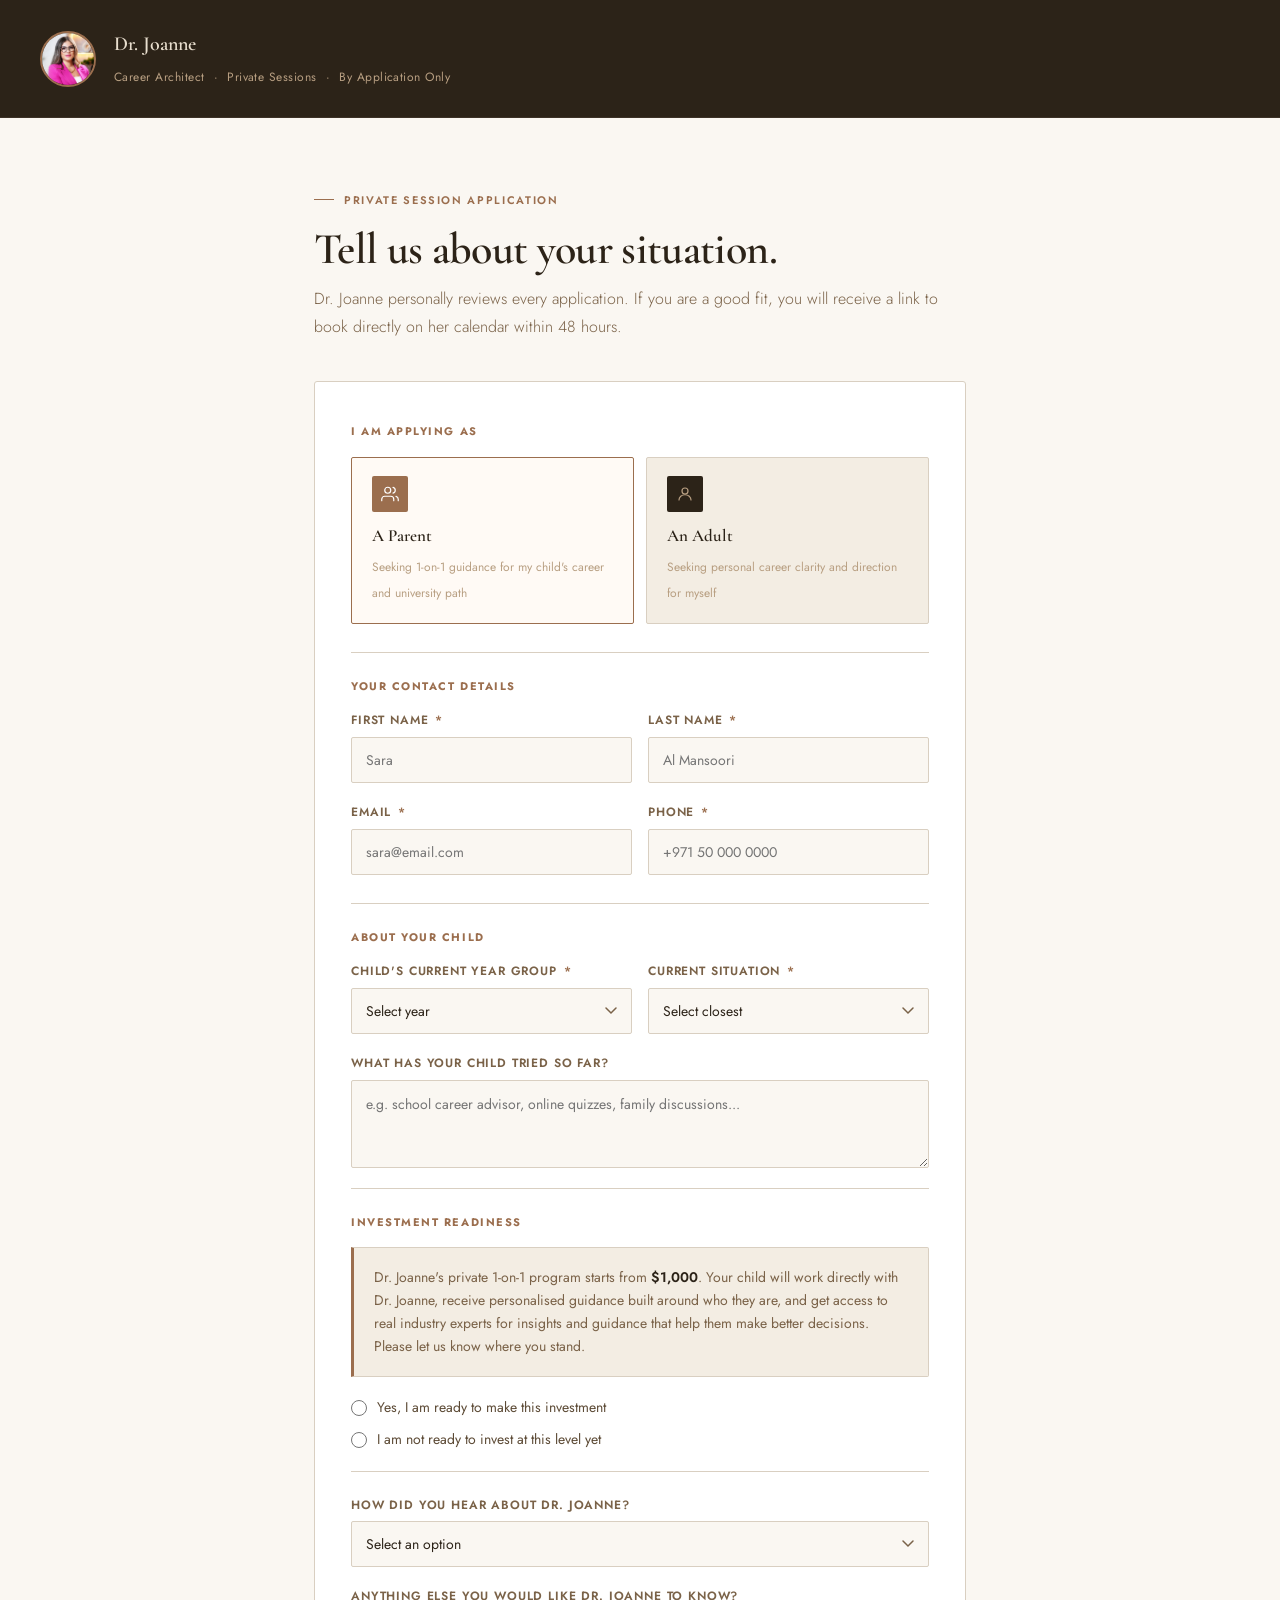
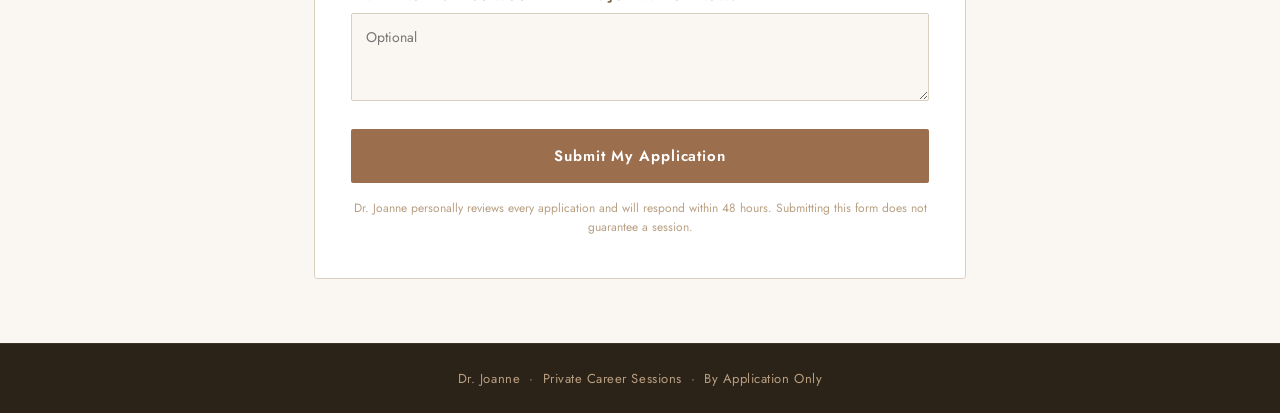
<file: HTML text.html>
<!DOCTYPE html>
<html lang="en">
<head>
<meta charset="UTF-8">
<meta name="viewport" content="width=device-width, initial-scale=1.0">
<title>Apply for a Private Session with Dr. Joanne</title>
<link rel="preconnect" href="https://fonts.googleapis.com">
<link href="https://fonts.googleapis.com/css2?family=Cormorant+Garamond:ital,wght@0,400;0,500;0,600;0,700;1,400;1,600&family=Jost:wght@300;400;500;600&display=swap" rel="stylesheet">
<style>
:root {
  --soil:      #2c2318;
  --bark:      #3d3227;
  --cedar:     #5c4a35;
  --walnut:    #7a6248;
  --sand:      #b89f82;
  --linen:     #e8dece;
  --parchment: #f3ede3;
  --cream:     #faf7f2;
  --white:     #ffffff;
  --clay:      #9b6e4e;
  --clay-lt:   #c4977a;
  --clay-dk:   #6b4530;
  --sage:      #7a8c6e;
  --sage-lt:   #a8b89b;
  --rust:      #9e4e35;
  --rust-lt:   #c07055;
  --red-dark:  #7a1a0e;
  --border:    #d9cfc1;
  --faint:     #b89f82;
}

*, *::before, *::after { box-sizing: border-box; margin: 0; padding: 0; }
html { scroll-behavior: smooth; }

body {
  font-family: 'Jost', sans-serif;
  background: var(--cream);
  color: var(--soil);
  line-height: 1.65;
  overflow-x: hidden;
}

/* TOPBAR */
.topbar {
  background: var(--soil);
  color: var(--linen);
  text-align: center;
  padding: 11px 20px;
  font-size: 12.5px;
  font-weight: 500;
  letter-spacing: 0.06em;
}
.topbar em { color: var(--clay-lt); font-style: normal; font-weight: 700; }

/* NAV */
nav {
  background: var(--cream);
  border-bottom: 1px solid var(--border);
  padding: 0 32px;
  display: flex;
  align-items: center;
  justify-content: space-between;
  height: 64px;
}
.nav-logo {
  font-family: 'Cormorant Garamond', serif;
  font-size: 20px; font-weight: 600;
  letter-spacing: 0.02em; color: var(--soil);
}
.nav-logo span { color: var(--clay); }

/* COMPACT HEADER */
.compact-header {
  background: var(--soil);
  padding: 28px 40px;
  display: flex;
  align-items: center;
  gap: 18px;
  border-bottom: 1px solid var(--bark);
}
.compact-photo {
  width: 56px; height: 56px;
  border-radius: 50%; overflow: hidden;
  border: 2px solid var(--clay); flex-shrink: 0;
}
.compact-photo img { width: 100%; height: 100%; object-fit: cover; object-position: center top; }
.compact-name {
  font-family: 'Cormorant Garamond', serif;
  font-size: 20px; font-weight: 600;
  color: var(--linen); display: block; margin-bottom: 2px;
}
.compact-tagline { font-size: 12px; color: var(--sand); letter-spacing: 0.04em; }
@media(max-width:500px){ .compact-header { padding: 20px; } }



/* FORM SECTION */
.form-section {
  padding: 64px 24px;
  max-width: 700px;
  margin: 0 auto;
}

.sec-label {
  display: inline-flex; align-items: center; gap: 10px;
  font-size: 11px; font-weight: 600;
  letter-spacing: 0.15em; text-transform: uppercase;
  color: var(--clay); margin-bottom: 16px;
}
.sec-label::before {
  content: ''; display: block;
  width: 20px; height: 1px; background: var(--clay);
}

h2 {
  font-family: 'Cormorant Garamond', serif;
  font-size: clamp(28px, 4vw, 44px);
  font-weight: 600; line-height: 1.1;
  letter-spacing: -0.015em;
  color: var(--soil); margin-bottom: 12px;
}
.intro-text {
  font-size: 16px; color: var(--walnut);
  font-weight: 300; line-height: 1.75;
  margin-bottom: 40px;
}

/* FORM CARD */
.form-card {
  background: var(--white);
  border: 1px solid var(--border);
  border-radius: 3px;
  padding: 40px 36px;
}
@media(max-width:540px){ .form-card { padding: 28px 20px; } }

.form-row {
  display: grid;
  grid-template-columns: 1fr 1fr;
  gap: 16px;
}
@media(max-width:500px){ .form-row { grid-template-columns: 1fr; } }

.form-group {
  display: flex; flex-direction: column;
  gap: 6px; margin-bottom: 20px;
}
.form-label {
  font-size: 12px; font-weight: 600;
  letter-spacing: 0.07em; text-transform: uppercase;
  color: var(--walnut);
}
.form-label .req { color: var(--clay); margin-left: 2px; }

.form-input, .form-select, .form-textarea {
  font-family: 'Jost', sans-serif;
  font-size: 14px; color: var(--soil);
  background: var(--cream);
  border: 1px solid var(--border);
  border-radius: 2px;
  padding: 12px 14px;
  width: 100%; outline: none;
  transition: border-color 0.2s, background 0.2s;
  -webkit-appearance: none;
}
.form-input:focus, .form-select:focus, .form-textarea:focus {
  border-color: var(--clay); background: #fff;
}
.form-textarea { resize: vertical; min-height: 88px; line-height: 1.6; }
.form-select {
  background-image: url("data:image/svg+xml,%3Csvg xmlns='http://www.w3.org/2000/svg' width='12' height='8' viewBox='0 0 12 8'%3E%3Cpath d='M1 1l5 5 5-5' stroke='%237a6248' stroke-width='1.5' fill='none' stroke-linecap='round'/%3E%3C/svg%3E");
  background-repeat: no-repeat;
  background-position: right 14px center;
  background-color: var(--cream);
  padding-right: 36px; cursor: pointer;
}

/* AUDIENCE TOGGLE */
.audience-toggle {
  display: grid;
  grid-template-columns: 1fr 1fr;
  gap: 12px;
  margin-bottom: 28px;
}
.audience-card {
  border: 1.5px solid var(--border);
  background: var(--parchment);
  border-radius: 2px;
  padding: 18px 20px;
  cursor: pointer;
  transition: border-color 0.2s, background 0.2s;
  text-align: left;
}
.audience-card:hover { border-color: var(--clay); }
.audience-card.active { border-color: var(--clay); background: #fffaf5; }
.audience-card input { display: none; }
.audience-icon {
  width: 36px; height: 36px;
  background: var(--soil); border-radius: 2px;
  display: flex; align-items: center; justify-content: center;
  margin-bottom: 10px;
}
.audience-icon svg { width: 18px; height: 18px; stroke: var(--sand); fill: none; stroke-width: 1.6; stroke-linecap: round; stroke-linejoin: round; }
.audience-card.active .audience-icon { background: var(--clay); }
.audience-card.active .audience-icon svg { stroke: #fff; }
.audience-title {
  font-family: 'Cormorant Garamond', serif;
  font-size: 17px; font-weight: 600;
  color: var(--soil); display: block; margin-bottom: 3px;
}
.audience-desc { font-size: 12px; color: var(--faint); line-height: 1.5; }

/* DIVIDER */
.form-divider {
  border: none; border-top: 1px solid var(--border);
  margin: 8px 0 24px;
}
.form-section-label {
  font-size: 11px; font-weight: 700;
  letter-spacing: 0.14em; text-transform: uppercase;
  color: var(--clay); margin-bottom: 16px; display: block;
}

/* RADIO + CHECKBOX */
.form-radio-group { display: flex; flex-direction: column; gap: 10px; margin-bottom: 20px; }
.form-radio-item { display: flex; align-items: flex-start; gap: 10px; cursor: pointer; }
.form-radio-item input[type="radio"] {
  margin-top: 3px; accent-color: var(--clay);
  flex-shrink: 0; width: 16px; height: 16px; cursor: pointer;
}
.form-radio-item span { font-size: 14px; color: var(--cedar); line-height: 1.55; }

/* INVESTMENT BOX */
.investment-box {
  background: var(--parchment);
  border: 1px solid var(--border);
  border-left: 3px solid var(--clay);
  padding: 18px 20px;
  margin-bottom: 20px;
  border-radius: 0 2px 2px 0;
}
.investment-box p {
  font-size: 14px; color: var(--walnut); line-height: 1.65;
}
.investment-box strong { color: var(--soil); font-weight: 600; }

/* DISQUALIFIED STATE */
.disqualified-msg {
  display: none;
  background: var(--parchment);
  border: 1px solid var(--border);
  border-radius: 2px;
  padding: 28px 24px;
  text-align: center;
  margin-top: 20px;
}
.disqualified-msg h4 {
  font-family: 'Cormorant Garamond', serif;
  font-size: 22px; font-weight: 600;
  color: var(--soil); margin-bottom: 8px;
}
.disqualified-msg p {
  font-size: 14px; color: var(--walnut); line-height: 1.7; margin-bottom: 16px;
}
.disqualified-msg a {
  color: var(--clay); font-weight: 500; text-decoration: underline;
}

/* SUBMIT */
.form-submit {
  width: 100%;
  background: var(--clay);
  color: #fff;
  font-family: 'Jost', sans-serif;
  font-size: 15px; font-weight: 600;
  letter-spacing: 0.06em;
  padding: 16px 24px;
  border: none; border-radius: 2px;
  cursor: pointer; margin-top: 8px;
  transition: background 0.2s, transform 0.15s;
}
.form-submit:hover { background: var(--clay-dk); transform: translateY(-1px); }
.form-submit:disabled { background: var(--sand); cursor: not-allowed; transform: none; }

.form-note {
  font-size: 12px; color: var(--faint);
  line-height: 1.6; margin-top: 16px;
  text-align: center;
}

/* HIDDEN FIELDS */
.field-parent { display: none; }
.field-adult  { display: none; }
.field-shared { }

/* FOOTER */
footer {
  background: var(--soil); color: var(--sand);
  text-align: center; padding: 24px;
  font-size: 13px; letter-spacing: 0.04em;
  border-top: 1px solid rgba(255,255,255,0.07);
}


</style>
</head>
<body>

<!-- COMPACT HEADER -->
<div class="compact-header">
  <div class="compact-photo">
    <img src="[data-uri]" alt="Dr. Joanne">
  </div>
  <div>
    <span class="compact-name">Dr. Joanne</span>
    <span class="compact-tagline">Career Architect &nbsp;·&nbsp; Private Sessions &nbsp;·&nbsp; By Application Only</span>
  </div>
</div>

<!-- FORM -->
<div class="form-section">
  <div class="sec-label">Private Session Application</div>
  <h2>Tell us about your situation.</h2>
  <p class="intro-text">Dr. Joanne personally reviews every application. If you are a good fit, you will receive a link to book directly on her calendar within 48 hours.</p>

  <div class="form-card">

    <!-- WHO ARE YOU -->
    <span class="form-section-label">I am applying as</span>
    <div class="audience-toggle">
      <label class="audience-card active" id="card-parent" onclick="selectAudience('parent')">
        <input type="radio" name="audience" value="parent" checked>
        <div class="audience-icon">
          <svg viewBox="0 0 24 24"><path d="M17 21v-2a4 4 0 0 0-4-4H5a4 4 0 0 0-4 4v2"/><circle cx="9" cy="7" r="4"/><path d="M23 21v-2a4 4 0 0 0-3-3.87"/><path d="M16 3.13a4 4 0 0 1 0 7.75"/></svg>
        </div>
        <span class="audience-title">A Parent</span>
        <span class="audience-desc">Seeking 1-on-1 guidance for my child's career and university path</span>
      </label>
      <label class="audience-card" id="card-adult" onclick="selectAudience('adult')">
        <input type="radio" name="audience" value="adult">
        <div class="audience-icon">
          <svg viewBox="0 0 24 24"><circle cx="12" cy="8" r="4"/><path d="M4 20c0-4 3.6-7 8-7s8 3 8 7"/></svg>
        </div>
        <span class="audience-title">An Adult</span>
        <span class="audience-desc">Seeking personal career clarity and direction for myself</span>
      </label>
    </div>

    <!-- CONTACT DETAILS -->
    <hr class="form-divider">
    <span class="form-section-label">Your contact details</span>
    <div class="form-row">
      <div class="form-group">
        <label class="form-label">First name <span class="req">*</span></label>
        <input type="text" class="form-input" id="fname" placeholder="Sara" required>
      </div>
      <div class="form-group">
        <label class="form-label">Last name <span class="req">*</span></label>
        <input type="text" class="form-input" id="lname" placeholder="Al Mansoori" required>
      </div>
    </div>
    <div class="form-row">
      <div class="form-group">
        <label class="form-label">Email <span class="req">*</span></label>
        <input type="email" class="form-input" id="email" placeholder="sara@email.com" required>
      </div>
      <div class="form-group">
        <label class="form-label">Phone <span class="req">*</span></label>
        <input type="tel" class="form-input" id="phone" placeholder="+971 50 000 0000" required>
      </div>
    </div>

    <!-- PARENT FIELDS -->
    <div class="field-parent" id="parent-fields">
      <hr class="form-divider">
      <span class="form-section-label">About your child</span>
      <div class="form-row">
        <div class="form-group">
          <label class="form-label">Child's current year group <span class="req">*</span></label>
          <select class="form-select" id="year-group">
            <option value="" disabled selected>Select year</option>
            <option>Year 9</option>
            <option>Year 10</option>
            <option>Year 11</option>
            <option>Year 12</option>
            <option>Year 13 / Pre-university</option>
            <option>Already at university</option>
          </select>
        </div>
        <div class="form-group">
          <label class="form-label">Current situation <span class="req">*</span></label>
          <select class="form-select" id="situation-parent">
            <option value="" disabled selected>Select closest</option>
            <option>Completely undecided, no idea where to start</option>
            <option>Has ideas but unsure if they are right</option>
            <option>Has a direction but wants expert confirmation</option>
            <option>Already applied, questioning the choice</option>
          </select>
        </div>
      </div>
      <div class="form-group">
        <label class="form-label">What has your child tried so far?</label>
        <textarea class="form-textarea" id="tried-parent" placeholder="e.g. school career advisor, online quizzes, family discussions..."></textarea>
      </div>
    </div>

    <!-- ADULT FIELDS -->
    <div class="field-adult" id="adult-fields">
      <hr class="form-divider">
      <span class="form-section-label">About your situation</span>
      <div class="form-group">
        <label class="form-label">What best describes where you are right now? <span class="req">*</span></label>
        <select class="form-select" id="situation-adult">
          <option value="" disabled selected>Select closest</option>
          <option>Unhappy in my current career, not sure what to do next</option>
          <option>Returning to work after a break and need direction</option>
          <option>Considering a full career change but don't know where to start</option>
          <option>Early career and want to make the right moves now</option>
          <option>Feeling stuck despite being qualified and experienced</option>
        </select>
      </div>
      <div class="form-group">
        <label class="form-label">What have you already tried to figure this out?</label>
        <textarea class="form-textarea" id="tried-adult" placeholder="e.g. career assessments, coaching, reading, talking to mentors..."></textarea>
      </div>
      <div class="form-group">
        <label class="form-label">What would a successful outcome look like for you? <span class="req">*</span></label>
        <textarea class="form-textarea" id="outcome-adult" placeholder="What would clarity actually change for you?"></textarea>
      </div>
    </div>

    <!-- INVESTMENT -->
    <hr class="form-divider">
    <span class="form-section-label">Investment readiness</span>

    <div class="investment-box" id="investment-box-parent">
      <p>Dr. Joanne's private 1-on-1 program starts from <strong>$1,000</strong>. Your child will work directly with Dr. Joanne, receive personalised guidance built around who they are, and get access to real industry experts for insights and guidance that help them make better decisions. Please let us know where you stand.</p>
    </div>
    <div class="investment-box" id="investment-box-adult" style="display:none;">
      <p>Dr. Joanne's private 1-on-1 program starts from <strong>$1,000</strong>. This is a focused, personalised experience built entirely around your career, your strengths, and the direction that is right for you. Please let us know where you stand.</p>
    </div>

    <div class="form-radio-group" id="investment-group">
      <label class="form-radio-item">
        <input type="radio" name="investment" value="yes" id="inv-yes" onchange="checkInvestment()">
        <span>Yes, I am ready to make this investment</span>
      </label>
      <label class="form-radio-item" id="inv-unsure-row">
        <input type="radio" name="investment" value="unsure" id="inv-unsure" onchange="checkInvestment()">
        <span>I am not ready to invest at this level yet</span>
      </label>
    </div>

    <!-- ADULT CLOSED DOOR -->
    <div id="adult-closed" style="display:none; background:var(--parchment); border:1px solid var(--border); border-radius:2px; padding:24px; margin-top:16px; text-align:center;">
      <p style="font-family:'Cormorant Garamond',serif; font-size:20px; font-weight:600; color:var(--soil); margin-bottom:8px;">No problem at all.</p>
      <p style="font-size:14px; color:var(--walnut); line-height:1.7;">When you are ready, Dr. Joanne's program will be here. Feel free to come back at any time.</p>
    </div>

    <!-- PARENT COHORT REDIRECT NOTE -->
    <div id="parent-cohort" style="display:none; background:var(--parchment); border:1px solid var(--border); border-left:3px solid var(--clay); border-radius:0 2px 2px 0; padding:24px; margin-top:16px;">
      <p style="font-family:'Cormorant Garamond',serif; font-size:20px; font-weight:600; color:var(--soil); margin-bottom:8px;">The Career Clarity Cohort may be the right starting point.</p>
      <p style="font-size:14px; color:var(--walnut); line-height:1.7; margin-bottom:16px;">A structured, small-group experience led by Dr. Joanne — designed to give your child clarity and direction before university decisions are locked in. Starting April 15.</p>
      <a href="career-clarity-cohort-v6.html" style="display:inline-block; background:var(--clay); color:#fff; font-family:'Jost',sans-serif; font-size:13px; font-weight:600; letter-spacing:0.06em; padding:12px 24px; border-radius:2px; text-decoration:none;">View the Cohort Program</a>
    </div>

    <!-- HOW DID YOU HEAR -->
    <div id="main-form-rest">
      <hr class="form-divider">
      <div class="form-group">
        <label class="form-label">How did you hear about Dr. Joanne?</label>
        <select class="form-select" id="referral">
          <option value="" disabled selected>Select an option</option>
          <option>Referred by a friend or family member</option>
          <option>Social media</option>
          <option>Google search</option>
          <option>School or teacher recommendation</option>
          <option>Other</option>
        </select>
      </div>
      <div class="form-group">
        <label class="form-label">Anything else you would like Dr. Joanne to know?</label>
        <textarea class="form-textarea" id="extra" placeholder="Optional"></textarea>
      </div>
      <button class="form-submit" id="submit-btn" onclick="handleSubmit()">Submit My Application</button>
      <p class="form-note">Dr. Joanne personally reviews every application and will respond within 48 hours. Submitting this form does not guarantee a session.</p>
    </div>

  </div>
</div>

<footer>
  Dr. Joanne &nbsp;·&nbsp; Private Career Sessions &nbsp;·&nbsp; By Application Only
</footer>

<script>
const CALENDLY_URL = 'https://calendly.com/your-link-here';
const COHORT_URL   = 'career-clarity-cohort-v6.html';

let currentAudience = 'parent';

function selectAudience(type) {
  currentAudience = type;
  document.getElementById('card-parent').classList.toggle('active', type === 'parent');
  document.getElementById('card-adult').classList.toggle('active', type === 'adult');
  document.getElementById('parent-fields').style.display = type === 'parent' ? 'block' : 'none';
  document.getElementById('adult-fields').style.display  = type === 'adult'  ? 'block' : 'none';

  // Swap investment box copy
  document.getElementById('investment-box-parent').style.display = type === 'parent' ? 'block' : 'none';
  document.getElementById('investment-box-adult').style.display  = type === 'adult'  ? 'block' : 'none';

  // Show/hide the "not ready" option — adults get it too but with different outcome
  document.getElementById('inv-unsure-row').style.display = 'flex';

  // Reset investment selection and hide outcome panels
  document.querySelectorAll('input[name="investment"]').forEach(r => r.checked = false);
  document.getElementById('adult-closed').style.display  = 'none';
  document.getElementById('parent-cohort').style.display = 'none';
  document.getElementById('main-form-rest').style.display = 'block';
}

function checkInvestment() {
  const val = document.querySelector('input[name="investment"]:checked')?.value;

  // Reset outcome panels
  document.getElementById('adult-closed').style.display  = 'none';
  document.getElementById('parent-cohort').style.display = 'none';
  document.getElementById('main-form-rest').style.display = 'block';

  if (val === 'unsure') {
    document.getElementById('main-form-rest').style.display = 'none';
    if (currentAudience === 'adult') {
      document.getElementById('adult-closed').style.display = 'block';
    } else {
      document.getElementById('parent-cohort').style.display = 'block';
    }
  }
}

function handleSubmit() {
  const fname = document.getElementById('fname').value.trim();
  const email = document.getElementById('email').value.trim();
  const phone = document.getElementById('phone').value.trim();
  const inv   = document.querySelector('input[name="investment"]:checked')?.value;

  if (!fname || !email || !phone) {
    alert('Please fill in your name, email, and phone number.');
    return;
  }
  if (!inv) {
    alert('Please confirm your investment readiness.');
    return;
  }
  if (inv === 'yes') {
    window.location.href = CALENDLY_URL;
  }
}

// Show parent fields by default
selectAudience('parent');
</script>
</body>
</html>
</file>
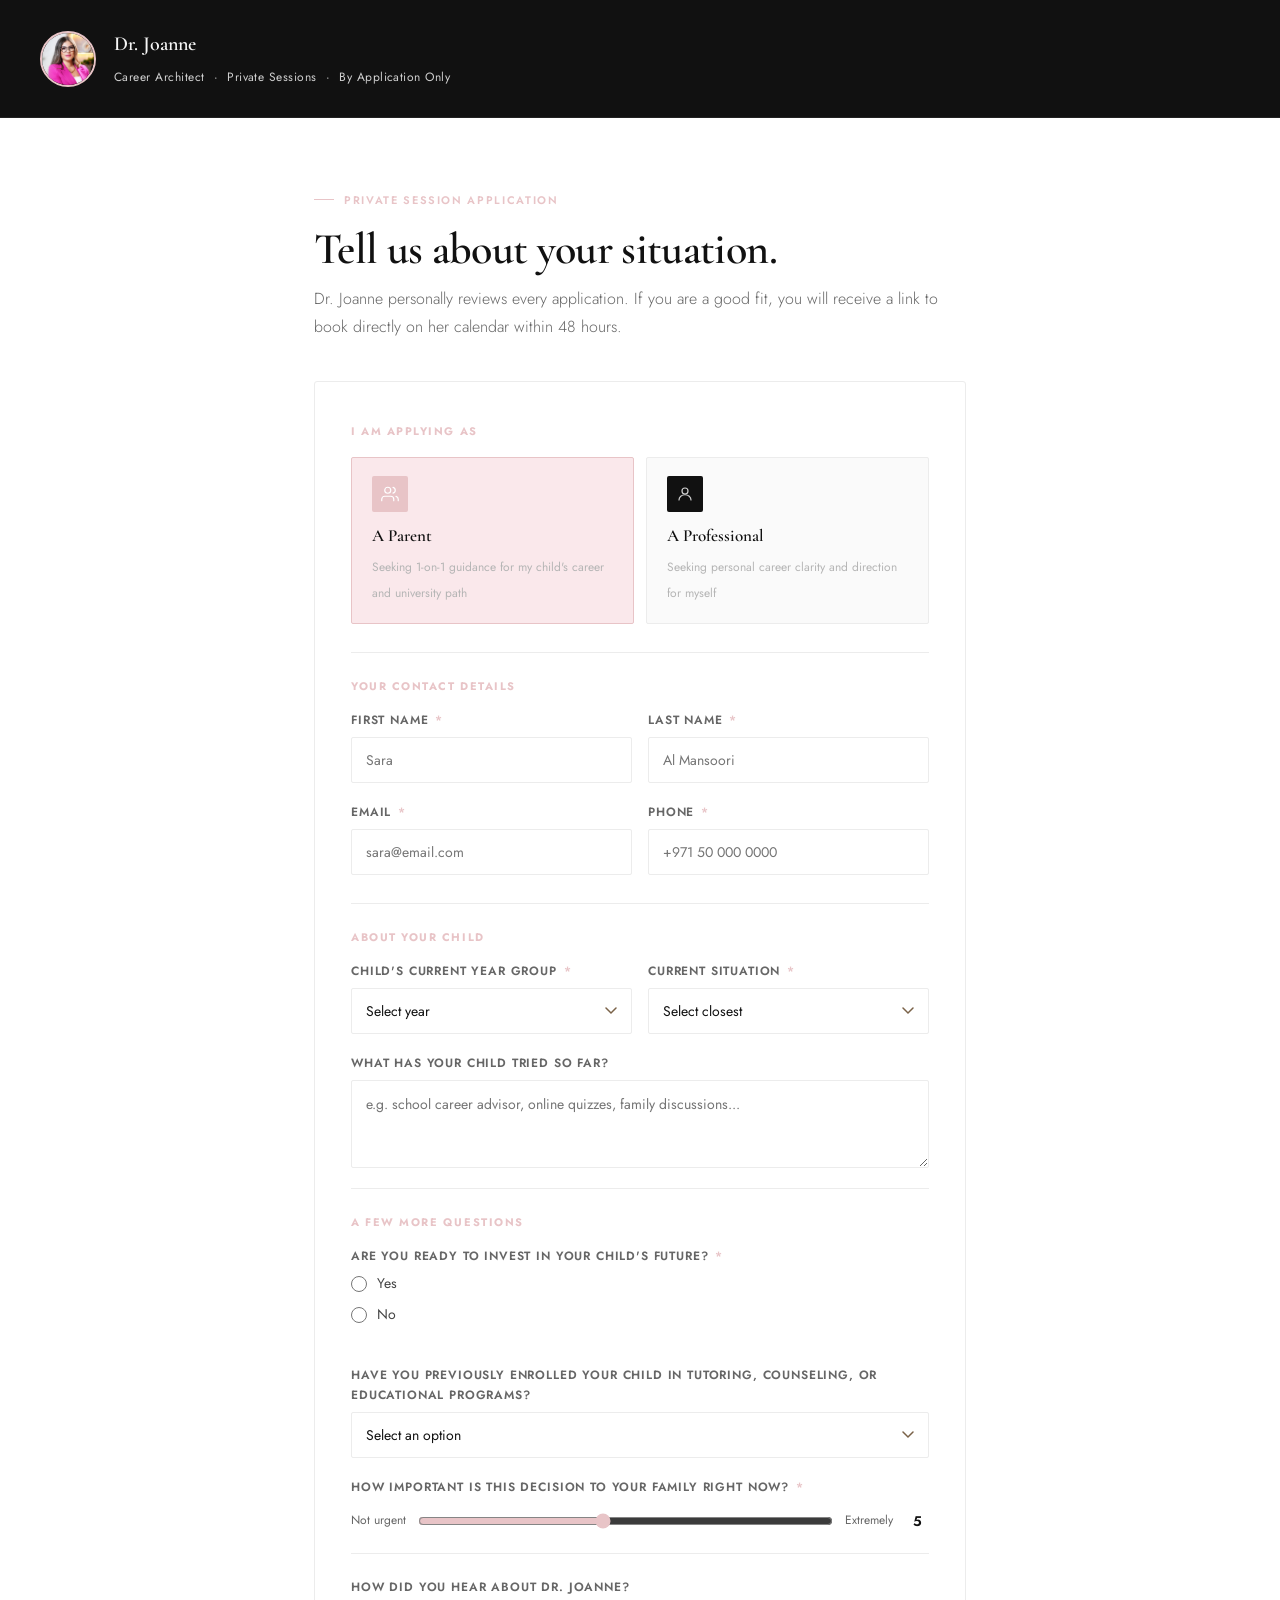
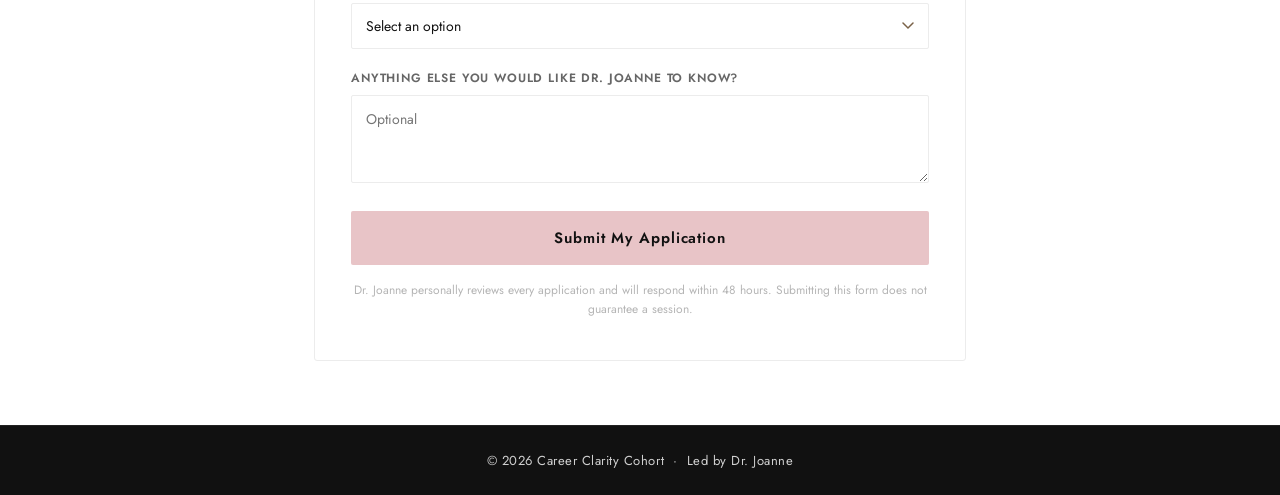
<file: submit-form.html>
<!DOCTYPE html>
<html lang="en">
<head>
<meta charset="UTF-8">
<meta name="viewport" content="width=device-width, initial-scale=1.0">
<title>Apply for a Private Session with Dr. Joanne</title>
<!-- Meta Pixel Code -->
<script>
!function(f,b,e,v,n,t,s)
{if(f.fbq)return;n=f.fbq=function(){n.callMethod?
n.callMethod.apply(n,arguments):n.queue.push(arguments)};
if(!f._fbq)f._fbq=n;n.push=n;n.loaded=!0;n.version='2.0';
n.queue=[];t=b.createElement(e);t.async=!0;
t.src=v;s=b.getElementsByTagName(e)[0];
s.parentNode.insertBefore(t,s)}(window, document,'script',
'https://connect.facebook.net/en_US/fbevents.js');
fbq('init', '992043610027863');
fbq('track', 'PageView');
</script>
<noscript><img height="1" width="1" style="display:none"
src="https://www.facebook.com/tr?id=992043610027863&ev=PageView&noscript=1"
/></noscript>
<!-- End Meta Pixel Code -->
<link rel="preconnect" href="https://fonts.googleapis.com">
<link href="https://fonts.googleapis.com/css2?family=Cormorant+Garamond:ital,wght@0,400;0,500;0,600;0,700;1,400;1,600&family=Jost:wght@300;400;500;600&display=swap" rel="stylesheet">
<style>
:root {
  --soil:      #111111;
  --bark:      #222222;
  --cedar:     #444444;
  --walnut:    #666666;
  --sand:      #d0d0d0;
  --linen:     #f6f6f6;
  --parchment: #fafafa;
  --cream:     #ffffff;
  --white:     #ffffff;
  --clay:      #e8c4c7;
  --clay-lt:   #fae8eb;
  --clay-dk:   #d6a3ab;
  --sage:      #b5b5b5;
  --sage-lt:   #e0e0e0;
  --rust:      #e8c4c7;
  --rust-lt:   #fae8eb;
  --red-dark:  #fae8eb;
  --border:    #ececec;
  --faint:     #b5b5b5;
}

*, *::before, *::after { box-sizing: border-box; margin: 0; padding: 0; }
html { scroll-behavior: smooth; }

body {
  font-family: 'Jost', sans-serif;
  background: var(--cream);
  color: var(--soil);
  line-height: 1.65;
  overflow-x: hidden;
}

/* TOPBAR */
.topbar {
  background: var(--clay-lt);
  color: #111111;
  text-align: center;
  padding: 11px 20px;
}
.topbar em { color: #444444; font-style: normal; font-weight: 700; }

/* NAV */
nav {
  background: var(--cream);
  border-bottom: 1px solid var(--border);
  padding: 0 32px;
  display: flex;
  align-items: center;
  justify-content: space-between;
  height: 64px;
}
.nav-logo {
  font-family: 'Cormorant Garamond', serif;
  font-size: 20px; font-weight: 600;
  letter-spacing: 0.02em; color: var(--soil);
}
.nav-logo span { color: var(--clay); }

/* COMPACT HEADER */
.compact-header {
  background: var(--soil);
  padding: 28px 40px;
  display: flex;
  align-items: center;
  gap: 18px;
  border-bottom: 1px solid var(--bark);
}
.compact-photo {
  width: 56px; height: 56px;
  border-radius: 50%; overflow: hidden;
  border: 2px solid var(--clay); flex-shrink: 0;
}
.compact-photo img { width: 100%; height: 100%; object-fit: cover; object-position: center top; }
.compact-name {
  font-family: 'Cormorant Garamond', serif;
  font-size: 20px; font-weight: 600;
  color: var(--linen); display: block; margin-bottom: 2px;
}
.compact-tagline { font-size: 12px; color: var(--sand); letter-spacing: 0.04em; }
@media(max-width:500px){ .compact-header { padding: 20px; } }



/* FORM SECTION */
.form-section {
  padding: 64px 24px;
  max-width: 700px;
  margin: 0 auto;
}

.sec-label {
  display: inline-flex; align-items: center; gap: 10px;
  font-size: 11px; font-weight: 600;
  letter-spacing: 0.15em; text-transform: uppercase;
  color: var(--clay); margin-bottom: 16px;
}
.sec-label::before {
  content: ''; display: block;
  width: 20px; height: 1px; background: var(--clay);
}

h2 {
  font-family: 'Cormorant Garamond', serif;
  font-size: clamp(28px, 4vw, 44px);
  font-weight: 600; line-height: 1.1;
  letter-spacing: -0.015em;
  color: var(--soil); margin-bottom: 12px;
}
.intro-text {
  font-size: 16px; color: var(--walnut);
  font-weight: 300; line-height: 1.75;
  margin-bottom: 40px;
}

/* FORM CARD */
.form-card {
  background: var(--white);
  border: 1px solid var(--border);
  border-radius: 3px;
  padding: 40px 36px;
}
@media(max-width:540px){ .form-card { padding: 28px 20px; } }

.form-row {
  display: grid;
  grid-template-columns: 1fr 1fr;
  gap: 16px;
}
@media(max-width:500px){ .form-row { grid-template-columns: 1fr; } }

.form-group {
  display: flex; flex-direction: column;
  gap: 6px; margin-bottom: 20px;
}
.form-label {
  font-size: 12px; font-weight: 600;
  letter-spacing: 0.07em; text-transform: uppercase;
  color: var(--walnut);
}
.form-label .req { color: var(--clay); margin-left: 2px; }

.form-input, .form-select, .form-textarea {
  font-family: 'Jost', sans-serif;
  font-size: 14px; color: var(--soil);
  background: var(--cream);
  border: 1px solid var(--border);
  border-radius: 2px;
  padding: 12px 14px;
  width: 100%; outline: none;
  transition: border-color 0.2s, background 0.2s;
  -webkit-appearance: none;
}
.form-input:focus, .form-select:focus, .form-textarea:focus {
  border-color: var(--clay); background: #fff;
}
.form-textarea { resize: vertical; min-height: 88px; line-height: 1.6; }
.form-select {
  background-image: url("data:image/svg+xml,%3Csvg xmlns='http://www.w3.org/2000/svg' width='12' height='8' viewBox='0 0 12 8'%3E%3Cpath d='M1 1l5 5 5-5' stroke='%237a6248' stroke-width='1.5' fill='none' stroke-linecap='round'/%3E%3C/svg%3E");
  background-repeat: no-repeat;
  background-position: right 14px center;
  background-color: var(--cream);
  padding-right: 36px; cursor: pointer;
}

/* AUDIENCE TOGGLE */
.audience-toggle {
  display: grid;
  grid-template-columns: 1fr 1fr;
  gap: 12px;
  margin-bottom: 28px;
}
.audience-card {
  border: 1.5px solid var(--border);
  background: var(--parchment);
  border-radius: 2px;
  padding: 18px 20px;
  cursor: pointer;
  transition: border-color 0.2s, background 0.2s;
  text-align: left;
}
.audience-card:hover { border-color: var(--clay); }
.audience-card.active { border-color: var(--clay); background: var(--clay-lt); }
.audience-card input { display: none; }
.audience-icon {
  width: 36px; height: 36px;
  background: var(--soil); border-radius: 2px;
  display: flex; align-items: center; justify-content: center;
  margin-bottom: 10px;
}
.audience-icon svg { width: 18px; height: 18px; stroke: var(--sand); fill: none; stroke-width: 1.6; stroke-linecap: round; stroke-linejoin: round; }
.audience-card.active .audience-icon { background: var(--clay); }
.audience-card.active .audience-icon svg { stroke: #fff; }
.audience-title {
  font-family: 'Cormorant Garamond', serif;
  font-size: 17px; font-weight: 600;
  color: var(--soil); display: block; margin-bottom: 3px;
}
.audience-desc { font-size: 12px; color: var(--faint); line-height: 1.5; }

/* DIVIDER */
.form-divider {
  border: none; border-top: 1px solid var(--border);
  margin: 8px 0 24px;
}
.form-section-label {
  font-size: 11px; font-weight: 700;
  letter-spacing: 0.14em; text-transform: uppercase;
  color: var(--clay); margin-bottom: 16px; display: block;
}

/* RADIO + CHECKBOX */
.form-radio-group { display: flex; flex-direction: column; gap: 10px; margin-bottom: 20px; }
.form-radio-item { display: flex; align-items: flex-start; gap: 10px; cursor: pointer; }
.form-radio-item input[type="radio"] {
  margin-top: 3px; accent-color: var(--clay);
  flex-shrink: 0; width: 16px; height: 16px; cursor: pointer;
}
.form-radio-item span { font-size: 14px; color: var(--cedar); line-height: 1.55; }

/* INVESTMENT BOX */
.investment-box {
  background: var(--parchment);
  border: 1px solid var(--border);
  border-left: 3px solid var(--clay);
  padding: 18px 20px;
  margin-bottom: 20px;
  border-radius: 0 2px 2px 0;
}
.investment-box p {
  font-size: 14px; color: var(--walnut); line-height: 1.65;
}
.investment-box strong { color: var(--soil); font-weight: 600; }

/* DISQUALIFIED STATE */
.disqualified-msg {
  display: none;
  background: var(--parchment);
  border: 1px solid var(--border);
  border-radius: 2px;
  padding: 28px 24px;
  text-align: center;
  margin-top: 20px;
}
.disqualified-msg h4 {
  font-family: 'Cormorant Garamond', serif;
  font-size: 22px; font-weight: 600;
  color: var(--soil); margin-bottom: 8px;
}
.disqualified-msg p {
  font-size: 14px; color: var(--walnut); line-height: 1.7; margin-bottom: 16px;
}
.disqualified-msg a {
  color: var(--clay); font-weight: 500; text-decoration: underline;
}

/* SUBMIT */
.form-submit {
  width: 100%;
  background: var(--clay);
  color: #111111;
  font-family: 'Jost', sans-serif;
  font-size: 15px; font-weight: 600;
  letter-spacing: 0.06em;
  padding: 16px 24px;
  border: none; border-radius: 2px;
  cursor: pointer; margin-top: 8px;
  transition: background 0.2s, transform 0.15s;
}
.form-submit:hover { background: var(--clay-dk); transform: translateY(-1px); }
.form-submit:disabled { background: var(--sand); cursor: not-allowed; transform: none; }

.form-note {
  font-size: 12px; color: var(--faint);
  line-height: 1.6; margin-top: 16px;
  text-align: center;
}

/* HIDDEN FIELDS */
.field-parent { display: none; }
.field-adult  { display: none; }
.field-shared { }

/* FOOTER */
footer {
  background: var(--soil); color: var(--sand);
  text-align: center; padding: 24px;
  font-size: 13px; letter-spacing: 0.04em;
  border-top: 1px solid rgba(255,255,255,0.07);
}


</style>
</head>
<body>

<!-- COMPACT HEADER -->
<div class="compact-header">
  <div class="compact-photo">
    <img src="[data-uri]" alt="Dr. Joanne">
  </div>
  <div>
    <span class="compact-name">Dr. Joanne</span>
    <span class="compact-tagline">Career Architect &nbsp;·&nbsp; Private Sessions &nbsp;·&nbsp; By Application Only</span>
  </div>
</div>

<!-- FORM -->
<div class="form-section">
  <div class="sec-label">Private Session Application</div>
  <h2>Tell us about your situation.</h2>
  <p class="intro-text">Dr. Joanne personally reviews every application. If you are a good fit, you will receive a link to book directly on her calendar within 48 hours.</p>

  <div class="form-card">

    <!-- WHO ARE YOU -->
    <span class="form-section-label">I am applying as</span>
    <div class="audience-toggle">
      <label class="audience-card active" id="card-parent" onclick="selectAudience('parent')">
        <input type="radio" name="audience" value="parent" checked>
        <div class="audience-icon">
          <svg viewBox="0 0 24 24"><path d="M17 21v-2a4 4 0 0 0-4-4H5a4 4 0 0 0-4 4v2"/><circle cx="9" cy="7" r="4"/><path d="M23 21v-2a4 4 0 0 0-3-3.87"/><path d="M16 3.13a4 4 0 0 1 0 7.75"/></svg>
        </div>
        <span class="audience-title">A Parent</span>
        <span class="audience-desc">Seeking 1-on-1 guidance for my child's career and university path</span>
      </label>
      <label class="audience-card" id="card-adult" onclick="selectAudience('adult')">
        <input type="radio" name="audience" value="adult">
        <div class="audience-icon">
          <svg viewBox="0 0 24 24"><circle cx="12" cy="8" r="4"/><path d="M4 20c0-4 3.6-7 8-7s8 3 8 7"/></svg>
        </div>
        <span class="audience-title">A Professional</span>
        <span class="audience-desc">Seeking personal career clarity and direction for myself</span>
      </label>
    </div>

    <!-- CONTACT DETAILS -->
    <hr class="form-divider">
    <span class="form-section-label">Your contact details</span>
    <div class="form-row">
      <div class="form-group">
        <label class="form-label">First name <span class="req">*</span></label>
        <input type="text" class="form-input" id="fname" placeholder="Sara" required>
      </div>
      <div class="form-group">
        <label class="form-label">Last name <span class="req">*</span></label>
        <input type="text" class="form-input" id="lname" placeholder="Al Mansoori" required>
      </div>
    </div>
    <div class="form-row">
      <div class="form-group">
        <label class="form-label">Email <span class="req">*</span></label>
        <input type="email" class="form-input" id="email" placeholder="sara@email.com" required>
      </div>
      <div class="form-group">
        <label class="form-label">Phone <span class="req">*</span></label>
        <input type="tel" class="form-input" id="phone" placeholder="+971 50 000 0000" required>
      </div>
    </div>

    <!-- PARENT FIELDS -->
    <div class="field-parent" id="parent-fields">
      <hr class="form-divider">
      <span class="form-section-label">About your child</span>
      <div class="form-row">
        <div class="form-group">
          <label class="form-label">Child's current year group <span class="req">*</span></label>
          <select class="form-select" id="year-group">
            <option value="" disabled selected>Select year</option>
            <option>Year 9</option>
            <option>Year 10</option>
            <option>Year 11</option>
            <option>Year 12</option>
            <option>Year 13 / Pre-university</option>
            <option>Already at university</option>
          </select>
        </div>
        <div class="form-group">
          <label class="form-label">Current situation <span class="req">*</span></label>
          <select class="form-select" id="situation-parent">
            <option value="" disabled selected>Select closest</option>
            <option>Completely undecided, no idea where to start</option>
            <option>Has ideas but unsure if they are right</option>
            <option>Has a direction but wants expert confirmation</option>
            <option>Already applied, questioning the choice</option>
          </select>
        </div>
      </div>
      <div class="form-group">
        <label class="form-label">What has your child tried so far?</label>
        <textarea class="form-textarea" id="tried-parent" placeholder="e.g. school career advisor, online quizzes, family discussions..."></textarea>
      </div>
    </div>

    <!-- ADULT FIELDS -->
    <div class="field-adult" id="adult-fields">
      <hr class="form-divider">
      <span class="form-section-label">About your situation</span>
      <div class="form-group">
        <label class="form-label">What best describes where you are right now? <span class="req">*</span></label>
        <select class="form-select" id="situation-adult">
          <option value="" disabled selected>Select closest</option>
          <option>Unhappy in my current career, not sure what to do next</option>
          <option>Returning to work after a break and need direction</option>
          <option>Considering a full career change but don't know where to start</option>
          <option>Early career and want to make the right moves now</option>
          <option>Feeling stuck despite being qualified and experienced</option>
        </select>
      </div>
      <div class="form-group">
        <label class="form-label">What have you already tried to figure this out?</label>
        <textarea class="form-textarea" id="tried-adult" placeholder="e.g. career assessments, coaching, reading, talking to mentors..."></textarea>
      </div>
      <div class="form-group">
        <label class="form-label">What would a successful outcome look like for you? <span class="req">*</span></label>
        <textarea class="form-textarea" id="outcome-adult" placeholder="What would clarity actually change for you?"></textarea>
      </div>
    </div>

    <!-- QUALIFYING QUESTIONS — PARENT -->
    <div id="qualify-parent">
      <hr class="form-divider">
      <span class="form-section-label">A few more questions</span>

      <div class="form-group">
        <label class="form-label">Are you ready to invest in your child's future? <span class="req">*</span></label>
        <div class="form-radio-group" id="parent-invest-group">
          <label class="form-radio-item">
            <input type="radio" name="parent_invest" value="yes" onchange="checkQualify()">
            <span>Yes</span>
          </label>
          <label class="form-radio-item">
            <input type="radio" name="parent_invest" value="no" onchange="checkQualify()">
            <span>No</span>
          </label>
        </div>
      </div>

      <div id="parent-extra-qs">
        <div class="form-group">
          <label class="form-label">Have you previously enrolled your child in tutoring, counseling, or educational programs?</label>
          <select class="form-select" id="prev-programs">
            <option value="" disabled selected>Select an option</option>
            <option>Yes, multiple programs</option>
            <option>Yes, one or two</option>
            <option>No, this would be the first</option>
          </select>
        </div>

        <div class="form-group">
          <label class="form-label">How important is this decision to your family right now? <span class="req">*</span></label>
          <div style="display:flex;align-items:center;gap:12px;margin-top:6px;">
            <span style="font-size:12px;color:var(--walnut);">Not urgent</span>
            <input type="range" id="importance-scale" min="1" max="10" value="5" style="flex:1;accent-color:var(--clay);">
            <span style="font-size:12px;color:var(--walnut);">Extremely</span>
            <span id="importance-value" style="font-size:14px;font-weight:600;color:var(--soil);min-width:24px;text-align:center;">5</span>
          </div>
        </div>
      </div>

      <!-- Parent disqualified -->
      <div id="parent-disqualified" style="display:none; background:var(--parchment); border:1px solid var(--border); border-radius:4px; padding:28px; margin-top:16px; text-align:center;">
        <div style="font-size:28px; margin-bottom:12px;">✓</div>
        <h3 style="font-family:'Cormorant Garamond',serif; font-size:20px; font-weight:600; color:var(--soil); margin-bottom:8px;">Thank you for your interest</h3>
        <p style="font-size:14px; color:var(--walnut); line-height:1.6;">Dr. Joanne will review your application and reach out if there's a fit. You'll hear back within 48 hours.</p>
      </div>
    </div>

    <!-- QUALIFYING QUESTIONS — ADULT -->
    <div id="qualify-adult" style="display:none;">
      <hr class="form-divider">
      <span class="form-section-label">A few more questions</span>

      <div class="form-group">
        <label class="form-label">Seniority level <span class="req">*</span></label>
        <select class="form-select" id="seniority">
          <option value="" disabled selected>Select your level</option>
          <option>Student / Grad</option>
          <option>Junior</option>
          <option>Mid-level</option>
          <option>Senior</option>
          <option>Manager / Director</option>
          <option>C-Suite</option>
        </select>
      </div>
    </div>

    <!-- HOW DID YOU HEAR -->
    <div id="main-form-rest">
      <hr class="form-divider">
      <div class="form-group">
        <label class="form-label">How did you hear about Dr. Joanne?</label>
        <select class="form-select" id="referral">
          <option value="" disabled selected>Select an option</option>
          <option>Referred by a friend or family member</option>
          <option>Social media</option>
          <option>Google search</option>
          <option>School or teacher recommendation</option>
          <option>Other</option>
        </select>
      </div>
      <div class="form-group">
        <label class="form-label">Anything else you would like Dr. Joanne to know?</label>
        <textarea class="form-textarea" id="extra" placeholder="Optional"></textarea>
      </div>

      <!-- Adult invest question — last before submit -->
      <div id="adult-invest-wrap" style="display:none;">
        <hr class="form-divider">
        <div class="form-group">
          <label class="form-label">Are you willing to invest in your professional development? <span class="req">*</span></label>
          <div class="form-radio-group" id="adult-invest-group">
            <label class="form-radio-item">
              <input type="radio" name="adult_invest" value="yes" onchange="checkQualify()">
              <span>Yes</span>
            </label>
            <label class="form-radio-item">
              <input type="radio" name="adult_invest" value="no" onchange="checkQualify()">
              <span>No</span>
            </label>
          </div>
        </div>
      </div>
      <button class="form-submit" id="submit-btn" onclick="handleSubmit()">Submit My Application</button>
      <p class="form-note">Dr. Joanne personally reviews every application and will respond within 48 hours. Submitting this form does not guarantee a session.</p>
      <div id="thankYouMessage" style="display:none; background:var(--parchment); border:1px solid var(--border); border-radius:4px; padding:32px; margin-top:20px; text-align:center;">
        <div style="font-size:28px; margin-bottom:12px;">✓</div>
        <h3 style="font-family:'Cormorant Garamond',serif; font-size:22px; font-weight:600; color:var(--soil); margin-bottom:8px;">Thank you for submitting</h3>
        <p style="font-size:14px; color:var(--walnut); line-height:1.6;">Dr. Joanne will personally review your application and reach out if there's a fit. You'll hear back within 48 hours.</p>
      </div>
    </div>

  </div>
</div>

<footer>
  © 2026 Career Clarity Cohort &nbsp;·&nbsp; Led by Dr. Joanne
</footer>

<script>
const COHORT_URL = 'career-clarity-cohort-v6.html';
let currentAudience = 'parent';

function selectAudience(type) {
  currentAudience = type;
  document.getElementById('card-parent').classList.toggle('active', type === 'parent');
  document.getElementById('card-adult').classList.toggle('active', type === 'adult');
  document.getElementById('parent-fields').style.display = type === 'parent' ? 'block' : 'none';
  document.getElementById('adult-fields').style.display  = type === 'adult'  ? 'block' : 'none';

  // Show/hide qualifying sections
  document.getElementById('qualify-parent').style.display = type === 'parent' ? 'block' : 'none';
  document.getElementById('qualify-adult').style.display  = type === 'adult'  ? 'block' : 'none';

  // Reset radios
  document.querySelectorAll('input[name="parent_invest"], input[name="adult_invest"]').forEach(r => r.checked = false);

  // Reset visibility
  document.getElementById('parent-extra-qs').style.display = 'block';
  document.getElementById('parent-disqualified').style.display = 'none';
  document.getElementById('adult-invest-wrap').style.display = type === 'adult' ? 'block' : 'none';
  document.getElementById('main-form-rest').style.display = 'block';
}

function checkQualify() {
  if (currentAudience === 'parent') {
    var val = document.querySelector('input[name="parent_invest"]:checked')?.value;
    if (val === 'no') {
      // Parent says No → disqualify, hide the rest
      document.getElementById('parent-extra-qs').style.display = 'none';
      document.getElementById('parent-disqualified').style.display = 'block';
      document.getElementById('main-form-rest').style.display = 'none';
    } else {
      document.getElementById('parent-extra-qs').style.display = 'block';
      document.getElementById('parent-disqualified').style.display = 'none';
      document.getElementById('main-form-rest').style.display = 'block';
    }
  }
  // Adults: no disqualification — both Yes/No keep the form open
}

// Importance slider live value
document.getElementById('importance-scale')?.addEventListener('input', function() {
  document.getElementById('importance-value').textContent = this.value;
});

function handleSubmit() {
  var SUPA_URL = 'https://ljwrcnquefgucelbzwzq.supabase.co';
  var SUPA_KEY = 'eyJhbGciOiJIUzI1NiIsInR5cCI6IkpXVCJ9.eyJpc3MiOiJzdXBhYmFzZSIsInJlZiI6Imxqd3JjbnF1ZWZndWNlbGJ6d3pxIiwicm9sZSI6ImFub24iLCJpYXQiOjE3NzY5MzA4MzksImV4cCI6MjA5MjUwNjgzOX0.gECut5Xi7sZisAgWNQ4um7kflP_UXQUo5IaFFYEv4g0';

  const fname = document.getElementById('fname').value.trim();
  const lname = document.getElementById('lname').value.trim();
  const email = document.getElementById('email').value.trim();
  const phone = document.getElementById('phone').value.trim();

  if (!fname || !email || !phone) {
    alert('Please fill in your name, email, and phone number.');
    return;
  }

  // Determine invest answer based on audience
  var investAnswer = '';
  if (currentAudience === 'parent') {
    investAnswer = document.querySelector('input[name="parent_invest"]:checked')?.value || '';
    if (!investAnswer) { alert('Please answer: Are you ready to invest in your child\'s future?'); return; }
  } else {
    investAnswer = document.querySelector('input[name="adult_invest"]:checked')?.value || '';
    if (!investAnswer) { alert('Please answer: Are you willing to invest in your professional development?'); return; }
  }

  // Collect fields
  var situation = '';
  var childYear = '';
  var notes = '';
  var referral = document.getElementById('referral')?.value || '';
  var extra = document.getElementById('extra')?.value || '';

  if (currentAudience === 'parent') {
    childYear = document.getElementById('year-group')?.value || '';
    situation = document.getElementById('situation-parent')?.value || '';
    var prevPrograms = document.getElementById('prev-programs')?.value || '';
    var importance = document.getElementById('importance-scale')?.value || '';
    var tried = document.getElementById('tried-parent')?.value || '';
    notes = (tried ? 'Tried: ' + tried : '')
      + (prevPrograms ? '\nPrev programs: ' + prevPrograms : '')
      + (importance ? '\nImportance: ' + importance + '/10' : '')
      + (extra ? '\nExtra: ' + extra : '');
  } else {
    situation = document.getElementById('situation-adult')?.value || '';
    var seniority = document.getElementById('seniority')?.value || '';
    var tried = document.getElementById('tried-adult')?.value || '';
    var outcome = document.getElementById('outcome-adult')?.value || '';
    notes = (tried ? 'Tried: ' + tried : '')
      + (outcome ? '\nOutcome: ' + outcome : '')
      + (seniority ? '\nSeniority: ' + seniority : '')
      + (extra ? '\nExtra: ' + extra : '');
  }

  // Disable button while submitting
  var btn = document.getElementById('submit-btn');
  if (btn) {
    btn.disabled = true;
    btn.textContent = 'Submitting...';
  }

  // ── Save to Supabase ──
  fetch(SUPA_URL + '/rest/v1/form_submissions', {
    method: 'POST',
    headers: {
      'Content-Type': 'application/json',
      'apikey': SUPA_KEY,
      'Authorization': 'Bearer ' + SUPA_KEY,
      'Prefer': 'return=minimal'
    },
    body: JSON.stringify({
      first_name: fname,
      last_name:  lname,
      email:      email,
      phone:      phone,
      child_year: childYear,
      situation:  situation,
      investment: investAnswer,
      source:     'standalone-form (' + currentAudience + ')',
      notes:      notes
    })
  })
  .then(function() {
    routeNext();
  })
  .catch(function() {
    routeNext();
  });

  // Meta Pixel
  if (typeof fbq === 'function') {
    fbq('track', 'Lead');
    fbq('trackCustom', 'ApplicationSubmitted', { investment: investAnswer, audience: currentAudience });
  }

  function routeNext() {
    if (currentAudience === 'parent' && investAnswer === 'no') {
      // Parent said No → already showing disqualified message via checkQualify
      // But if they somehow got here, show thank you
      document.getElementById('main-form-rest').style.display = 'none';
      document.getElementById('parent-disqualified').style.display = 'block';
      return;
    }

    // Everyone else (parent yes, adult yes or no) → book a call
    if (window.E2E_TESTING) {
      console.log("E2E_TESTING: Suppressing redirect to Stan Store");
      // Show thank you message so we know it submitted
      document.getElementById('main-form-rest').style.display = 'none';
      document.getElementById('thankYouMessage').style.display = 'block';
      return;
    }
    window.location.href = 'https://stan.store/DrJoanne/p/book-a-11-call-with-me-5fde61ac';
  }
}

// Show parent fields by default
selectAudience('parent');
</script>
</body>
</html>
</file>
<file: styles.css>
/* ══════════════════════════════════════════
   Career Clarity Cohort — Dr. Joanne
   Extracted & Enhanced Stylesheet
   ══════════════════════════════════════════ */

:root {
  /* Text and base structural colors (Dark/Grey/White) */
  --soil:    #1c1c1c;
  --bark:    #272727;
  --cedar:   #3c3c3c;
  --walnut:  #666666;
  --sand:    #d0d0d0;
  --linen:   #f6f6f6;
  --parchment: #fafafa;  /* Very Light Off-White (Contrast) */
  --cream:   #ffffff;    /* Pure White Base */
  --white:   #ffffff;

  /* Accent Colors (Pinks) */
  --clay:    #e89cae;  /* Main Pink Accent */
  --clay-lt: #fae8eb;  /* Light Pink Backgrounds */
  --clay-dk: #cf7185;  /* Darker Pink for Hover states */
  --clay-text: #cf7185; /* High-contrast Pink for text on light backgrounds */
  
  --sage:    #b5b5b5;  
  --sage-lt: #e0e0e0;
  
  --rust:    #e8c4c7;  
  --rust-lt: #fae8eb;
  
  --red-dark: #fae8eb; /* Topbar banner mapped to light pink */
  
  --border:  #ececec;
  --faint:   #e0e0e0;
}

*, *::before, *::after { box-sizing: border-box; margin: 0; padding: 0; }
html { scroll-behavior: smooth; scroll-padding-top: 80px; }

body {
  font-family: 'Jost', sans-serif;
  background: var(--cream);
  color: var(--soil);
  line-height: 1.65;
  overflow-x: hidden;
}

/* ── TOPBAR ── */
.topbar {
  background: var(--red-dark);
  color: #1c1c1c;
  text-align: center;
  padding: 11px 20px;
  font-size: 12.5px;
  font-weight: 500;
  letter-spacing: 0.06em;
}
.topbar em { color: #444444; font-style: normal; font-weight: 700; }

/* ── NAV ── */
nav {
  background: var(--cream);
  border-bottom: 1px solid var(--border);
  padding: 0 32px;
  display: flex;
  align-items: center;
  justify-content: space-between;
  height: 64px;
  position: sticky;
  top: 0;
  z-index: 100;
}
.nav-logo {
  font-family: 'Cormorant Garamond', Georgia, serif;
  font-size: 20px;
  font-weight: 600;
  letter-spacing: 0.02em;
  color: var(--soil);
}
.nav-logo span { color: var(--clay-dk); }
.nav-cta {
  background: var(--soil);
  color: var(--linen);
  font-size: 13px;
  font-weight: 500;
  letter-spacing: 0.06em;
  padding: 10px 22px;
  border: none;
  cursor: pointer;
  text-decoration: none;
  position: relative;
  overflow: hidden;
  transition: background 0.3s, box-shadow 0.3s, transform 0.2s;
}
.nav-cta::before {
  content: '';
  position: absolute;
  top: -50%; left: -60%;
  width: 40%; height: 200%;
  background: linear-gradient(105deg, transparent 30%, rgba(255,255,255,0.15) 50%, transparent 70%);
  transform: skewX(-20deg);
  transition: left 0.6s ease;
  pointer-events: none;
}
.nav-cta:hover::before { left: 120%; }
.nav-cta:hover { background: var(--bark); box-shadow: 0 2px 12px rgba(44,35,24,0.3); transform: translateY(-1px); }

/* ── HERO ── */
.hero {
  max-width: 800px;
  margin: 0 auto;
  padding: 80px 40px 64px;
  text-align: center;
}
@media(max-width:600px){ .hero { padding: 56px 24px 48px; } }
.hero-left { width: 100%; }

.eyebrow {
  display: inline-flex;
  align-items: center;
  gap: 10px;
  font-size: 11px;
  font-weight: 600;
  letter-spacing: 0.16em;
  text-transform: uppercase;
  color: var(--clay-dk);
  margin-bottom: 32px;
  justify-content: center;
}

h1 {
  font-family: 'Cormorant Garamond', Georgia, serif;
  font-size: clamp(40px, 5.5vw, 70px);
  font-weight: 600;
  line-height: 1.08;
  letter-spacing: -0.02em;
  color: var(--soil);
  margin-bottom: 28px;
}
h1 em { font-style: italic; color: var(--clay-dk); }

.hero-sub {
  font-size: 18px;
  color: var(--walnut);
  font-weight: 300;
  line-height: 1.7;
  max-width: 520px;
  margin: 0 auto 48px;
}

.btn-primary {
  display: inline-block;
  background: var(--clay-dk);
  color: #ffffff;
  font-family: 'Jost', sans-serif;
  font-size: 14px;
  font-weight: 600;
  letter-spacing: 0.08em;
  padding: 16px 36px;
  text-decoration: none;
  border: none;
  border-radius: 2px;
  cursor: pointer;
  position: relative;
  overflow: hidden;
  transition: all 0.3s cubic-bezier(0.25, 1, 0.5, 1);
  text-transform: uppercase;
}
.btn-primary::before {
  content: '';
  position: absolute;
  top: -50%; left: -60%;
  width: 40%;
  height: 200%;
  background: linear-gradient(105deg, transparent 30%, rgba(255,255,255,0.25) 50%, transparent 70%);
  transform: skewX(-20deg);
  transition: left 0.6s ease;
  pointer-events: none;
}
.btn-primary:hover::before { left: 120%; }
.btn-primary:hover {
  background: #cf7185;
  transform: translateY(-2px);
  box-shadow: 0 4px 20px rgba(142,43,66,0.35), 0 0 12px rgba(142,43,66,0.15);
}
.btn-primary:active { transform: translateY(0); box-shadow: 0 2px 8px rgba(142,43,66,0.25); }

.btn-outline {
  display: inline-block;
  background: transparent;
  color: var(--soil);
  font-family: 'Jost', sans-serif;
  font-size: 14px;
  font-weight: 600;
  letter-spacing: 0.07em;
  padding: 15px 36px;
  text-decoration: none;
  border: 1.5px solid var(--clay-dk);
  border-radius: 2px;
  cursor: pointer;
  transition: all 0.3s ease;
  text-transform: uppercase;
}
.btn-outline:hover { background: var(--clay-lt); border-color: var(--clay-dk); }

/* ══════════════════════════════════════════
   VSL EMBED
   ══════════════════════════════════════════ */
.vsl-wrap {
  width: 100%;
  max-width: 900px;
  margin: 0 auto;
  padding: 0 24px 60px;
}
.vsl-embed {
  padding: 56.25% 0 0 0;
  position: relative;
  border-radius: 12px;
  overflow: hidden;
  box-shadow: 0 24px 48px -12px rgba(44, 36, 31, 0.4);
}
.vsl-embed iframe {
  position: absolute;
  top: 0;
  left: 0;
  width: 100%;
  height: 100%;
}

.hero-actions { display: flex; align-items: center; justify-content: center; gap: 16px; flex-wrap: wrap; }

.hero-trust {
  display: flex;
  justify-content: center;
  gap: 40px;
  margin-top: 52px;
  padding-top: 36px;
  border-top: 1px solid var(--border);
  flex-wrap: wrap;
}
.trust-item .num {
  font-family: 'Jost', sans-serif;
  font-size: 30px;
  font-weight: 600;
  color: var(--soil);
  line-height: 1;
  display: block;
}
.trust-item .lbl {
  font-size: 12px;
  color: var(--walnut);
  letter-spacing: 0.04em;
  margin-top: 3px;
  display: block;
}

/* ── VSL ── */
.vsl-wrap {
  max-width: 800px;
  margin: 0 auto;
  padding: 0 40px 72px;
}
@media(max-width:600px){ .vsl-wrap { padding: 0 20px 56px; } }
.vsl-placeholder {
  width: 100%;
  aspect-ratio: 16/9;
  background: var(--soil);
  border-radius: 4px;
  display: flex;
  flex-direction: column;
  align-items: center;
  justify-content: center;
  gap: 16px;
  border: 1px solid rgba(255,255,255,0.06);
  cursor: pointer;
  position: relative;
  overflow: hidden;
}
.vsl-placeholder::before {
  content: '';
  position: absolute; inset: 0;
  background: repeating-linear-gradient(45deg, transparent, transparent 40px, rgba(255,255,255,0.015) 40px, rgba(255,255,255,0.015) 41px);
}
.vsl-play {
  width: 68px; height: 68px;
  background: var(--clay);
  border-radius: 50%;
  display: flex; align-items: center; justify-content: center;
  position: relative; z-index: 1;
  transition: background 0.2s, transform 0.15s;
}
.vsl-placeholder:hover .vsl-play { background: var(--clay-lt); transform: scale(1.06); }
.vsl-play::after {
  content: '';
  display: block;
  width: 0; height: 0;
  border-style: solid;
  border-width: 11px 0 11px 20px;
  border-color: transparent transparent transparent #fff;
  margin-left: 4px;
}
.vsl-label {
  font-size: 13px;
  color: var(--sand);
  letter-spacing: 0.08em;
  text-transform: uppercase;
  position: relative; z-index: 1;
}
.vsl-duration {
  position: absolute;
  bottom: 14px; right: 18px;
  font-size: 12px;
  color: var(--faint);
  letter-spacing: 0.06em;
}

/* ── ADMISSIONS URGENCY BAR ── */
.admissions-bar {
  background: var(--red-dark);
  border-top: 1px solid rgba(255,255,255,0.06);
  border-bottom: 1px solid rgba(255,255,255,0.06);
}
.admissions-inner {
  max-width: 900px;
  margin: 0 auto;
  padding: 28px 40px;
  display: flex;
  align-items: center;
  gap: 24px;
  flex-wrap: wrap;
}
@media(max-width:680px){ .admissions-inner { padding: 24px 20px; } }
.adm-icon { width: 40px; height: 40px; color: #d68997; flex-shrink: 0; }
.adm-icon svg { width: 40px; height: 40px; }
.adm-text { flex: 1; min-width: 220px; font-size: 14px; color: #111111; line-height: 1.65; }
.adm-text strong { display: block; font-size: 15px; font-weight: 600; color: #111111; margin-bottom: 4px; letter-spacing: 0.01em; }
.adm-text em { font-style: normal; font-weight: 600; color: #444444; }
.adm-cta {
  display: inline-block;
  background: transparent;
  border: 1px solid rgba(28,28,28,0.35);
  color: #1c1c1c;
  font-family: 'Jost', sans-serif;
  font-size: 13px;
  font-weight: 500;
  letter-spacing: 0.07em;
  padding: 11px 22px;
  text-decoration: none;
  white-space: nowrap;
  flex-shrink: 0;
  position: relative;
  overflow: hidden;
  transition: background 0.3s, border-color 0.3s, box-shadow 0.3s, transform 0.2s;
}
.adm-cta::before {
  content: '';
  position: absolute;
  top: -50%; left: -60%;
  width: 40%; height: 200%;
  background: linear-gradient(105deg, transparent 30%, rgba(255,255,255,0.2) 50%, transparent 70%);
  transform: skewX(-20deg);
  transition: left 0.6s ease;
  pointer-events: none;
}
.adm-cta:hover::before { left: 120%; }
.adm-cta:hover { background: var(--clay-dk); border-color: var(--clay-dk); color: #1c1c1c; box-shadow: 0 2px 14px rgba(200,100,120,0.2); transform: translateY(-1px); }

/* ── TICKER ── */
.ticker { background: var(--soil); overflow: hidden; white-space: nowrap; height: 42px; display: flex; align-items: center; }
.ticker-inner { display: inline-flex; animation: ticker 24s linear infinite; }
.ticker-item { display: inline-flex; align-items: center; gap: 14px; padding: 0 32px; font-size: 12px; font-weight: 500; letter-spacing: 0.1em; text-transform: uppercase; color: var(--sand); }
.ticker-dot { width: 4px; height: 4px; background: var(--clay); border-radius: 50%; flex-shrink: 0; }
@keyframes ticker { from { transform: translateX(0); } to { transform: translateX(-50%); } }

/* ── URGENCY / COUNTDOWN ── */
.urgency { background: var(--soil); padding: 56px 40px; text-align: center; }
.urgency-heading { font-family: 'Cormorant Garamond', serif; font-size: clamp(22px, 3vw, 32px); font-weight: 600; color: var(--linen); letter-spacing: 0.01em; margin-bottom: 8px; }
.urgency-sub { font-size: 13px; color: var(--sand); letter-spacing: 0.08em; text-transform: uppercase; margin-bottom: 36px; }
.countdown { display: flex; gap: 12px; justify-content: center; margin-bottom: 36px; }
.cd-unit { background: rgba(255,255,255,0.07); border: 1px solid rgba(255,255,255,0.1); padding: 20px 28px; min-width: 90px; text-align: center; border-radius: 2px; }
.cd-unit .num { font-family: 'Jost', sans-serif; font-size: 52px; font-weight: 600; line-height: 1; color: var(--linen); display: block; }
.cd-unit .lbl { font-size: 10px; letter-spacing: 0.14em; text-transform: uppercase; color: var(--sand); display: block; margin-top: 6px; }
.urgency-bottom { display: flex; align-items: center; justify-content: center; gap: 32px; flex-wrap: wrap; }
.urgency-price-block { text-align: center; }
.urgency-price-block .launch-tag { display: inline-block; background: var(--clay); color: #1c1c1c; font-size: 10px; font-weight: 600; letter-spacing: 0.1em; text-transform: uppercase; padding: 4px 10px; border-radius: 2px; margin-bottom: 6px; }
.urgency-price-block .price-main { font-family: 'Jost', sans-serif; font-size: 48px; font-weight: 600; line-height: 1; color: var(--linen); display: block; }
.urgency-price-block .price-after { font-size: 13px; color: var(--rust-lt); margin-top: 4px; display: block; }
.urgency-divider-v { width: 1px; height: 60px; background: rgba(255,255,255,0.12); }
@media(max-width:500px){ .urgency-divider-v { display: none; } }
.spots-pill { display: inline-flex; align-items: center; gap: 7px; background: rgba(255,255,255,0.06); border: 1px solid rgba(255,255,255,0.12); color: #f5c5b8; font-size: 13px; font-weight: 500; padding: 10px 18px; border-radius: 40px; }
.spots-dot { width: 7px; height: 7px; background: var(--rust-lt); border-radius: 50%; flex-shrink: 0; animation: pulse 1.6s ease-in-out infinite; }
@keyframes pulse { 0%,100%{opacity:1;} 50%{opacity:0.3;} }

/* ── SECTION BASE ── */
section { padding: 80px 40px; }
@media(max-width:680px){ section { padding: 60px 20px; } }

/* SECTION HEADERS */
.sec-label { display: inline-flex; align-items: center; gap: 10px; font-size: 12px; font-weight: 700; letter-spacing: 0.15em; text-transform: uppercase; color: var(--clay-dk); margin-bottom: 20px; }
.sec-label::before { content: ''; display: block; width: 24px; height: 2px; background: currentColor; }

h2 { font-family: 'Cormorant Garamond', Georgia, serif; font-size: clamp(30px, 4vw, 50px); font-weight: 600; line-height: 1.1; letter-spacing: -0.015em; color: var(--soil); margin-bottom: 20px; }
h2 em { font-style: italic; color: var(--clay-dk); }

.body-lg { font-size: 17px; color: var(--walnut); font-weight: 300; line-height: 1.75; }

/* ── PROBLEM STACKED ── */
.problem-section { background: var(--white); }
.problem-stack { max-width: 760px; margin: 0 auto; }

.timeline { margin: 32px 0 48px; position: relative; padding-left: 28px; }
.timeline::before { content: ''; position: absolute; left: 7px; top: 0; bottom: 0; width: 1px; background: linear-gradient(to bottom, var(--clay) 0%, var(--border) 100%); }
.tl-item { position: relative; margin-bottom: 28px; }
.tl-item::before { content: ''; position: absolute; left: -24px; top: 6px; width: 9px; height: 9px; border-radius: 50%; background: var(--clay); border: 2px solid var(--white); }
.tl-item h4 { font-family: 'Cormorant Garamond', serif; font-size: 19px; font-weight: 600; color: var(--soil); margin-bottom: 4px; }
.tl-item p { font-size: 14px; color: var(--walnut); line-height: 1.6; }

.reframe-block { background: var(--parchment); border-left: 3px solid var(--clay); padding: 32px 32px; margin-top: 0; }
.reframe-block .rb-label { font-size: 11px; font-weight: 600; letter-spacing: 0.14em; text-transform: uppercase; color: var(--clay-dk); margin-bottom: 12px; }
.reframe-block h3 { font-family: 'Cormorant Garamond', serif; font-size: clamp(22px, 3vw, 32px); font-weight: 600; line-height: 1.2; color: var(--soil); margin-bottom: 12px; }
.reframe-block h3 em { font-style: italic; color: var(--clay-dk); }
.reframe-block p { font-size: 15px; color: var(--walnut); line-height: 1.7; margin-bottom: 20px; }

.consequence-block { background: var(--soil); padding: 24px 28px; margin-top: 20px; border-radius: 2px; }
.consequence-block h4 { font-size: 11px; font-weight: 600; letter-spacing: 0.12em; text-transform: uppercase; color: var(--clay-dk); margin-bottom: 14px; }
.consequence-block li { list-style: none; padding: 9px 0; border-bottom: 1px solid rgba(255,255,255,0.07); font-size: 14px; color: var(--sand); display: flex; align-items: center; gap: 12px; }
.consequence-block li:last-child { border-bottom: none; }
.consequence-block li::before { content: ''; display: block; width: 14px; height: 1px; background: var(--rust-lt); flex-shrink: 0; }

/* ── DR. JOANNE ── */
.authority-section { background: var(--parchment); }
.authority-inner { max-width: 900px; margin: 0 auto; display: grid; grid-template-columns: 300px 1fr; gap: 56px; align-items: center; }
@media(max-width:700px){ .authority-inner { grid-template-columns: 1fr; gap: 32px; } }

.auth-photo-wrap { position: relative; border-radius: 3px; overflow: hidden; aspect-ratio: 4/5; background: var(--linen); }
.auth-photo-wrap img { width: 100%; height: 100%; object-fit: cover; object-position: center top; display: block; }
.auth-photo-caption { position: absolute; bottom: 0; left: 0; right: 0; background: linear-gradient(to top, rgba(44,35,24,0.95) 0%, rgba(44,35,24,0.5) 70%, transparent 100%); padding: 32px 18px 16px; }
.auth-photo-caption .cn { font-family: 'Cormorant Garamond', serif; font-size: 20px; font-weight: 600; color: #fff; display: block; line-height: 1.1; }
.auth-photo-caption .ct { font-size: 11px; letter-spacing: 0.09em; color: var(--sand); text-transform: uppercase; display: block; margin-top: 3px; }

.auth-bio .sec-label { margin-bottom: 12px; }
.auth-bio h2 { margin-bottom: 12px; font-size: clamp(26px,3.5vw,38px); }
.auth-bio .auth-tagline { font-size: 16px; color: var(--walnut); line-height: 1.7; font-weight: 300; margin-bottom: 20px; }
.auth-credentials { display: flex; flex-direction: column; gap: 10px; margin-bottom: 22px; }
.auth-cred-item { display: flex; align-items: flex-start; gap: 10px; font-size: 14px; color: var(--cedar); line-height: 1.5; }
.auth-cred-item::before { content: ''; display: block; width: 18px; height: 18px; background: var(--sage); border-radius: 50%; flex-shrink: 0; margin-top: 1px; background-image: url("data:image/svg+xml,%3Csvg xmlns='http://www.w3.org/2000/svg' viewBox='0 0 24 24' fill='none' stroke='white' stroke-width='2.5' stroke-linecap='round' stroke-linejoin='round'%3E%3Cpolyline points='20 6 9 17 4 12'/%3E%3C/svg%3E"); background-size: 11px; background-repeat: no-repeat; background-position: center; }
.auth-stats { display: flex; gap: 0; border: 1px solid var(--border); border-radius: 2px; overflow: hidden; margin-bottom: 20px; }
.auth-stat { flex: 1; padding: 14px 16px; border-right: 1px solid var(--border); background: var(--white); text-align: center; }
.auth-stat:last-child { border-right: none; }
.auth-stat .sn { font-family: 'Jost', sans-serif; font-size: 26px; font-weight: 600; color: var(--soil); line-height: 1; display: block; }
.auth-stat .sl { font-size: 10px; color: var(--faint); letter-spacing: 0.05em; text-transform: uppercase; margin-top: 3px; display: block; }
.auth-quote { background: var(--soil); padding: 18px 20px 18px 46px; border-radius: 2px; position: relative; }
.auth-quote::before { content: '"'; font-family: 'Cormorant Garamond', serif; font-size: 52px; color: var(--clay-dk); position: absolute; top: 4px; left: 14px; line-height: 1; }
.auth-quote p { font-family: 'Cormorant Garamond', serif; font-size: 16px; font-style: italic; line-height: 1.6; color: var(--linen); margin: 0; }

/* ── SOLUTION ── */
.solution-section { background: var(--white); }
.solution-inner { max-width: 920px; margin: 0 auto; }
.solution-intro { max-width: 640px; margin-bottom: 48px; }
.solution-intro .body-lg { margin-top: 12px; }

.format-pills { display: flex; flex-wrap: wrap; gap: 10px; margin-top: 20px; }
.format-pill { display: inline-flex; align-items: center; gap: 7px; background: var(--parchment); border: 1px solid var(--border); border-radius: 40px; padding: 7px 14px; font-size: 13px; font-weight: 500; color: var(--cedar); white-space: nowrap; }
.format-pill svg { width: 14px; height: 14px; stroke: var(--clay); flex-shrink: 0; }

.guarantee-line { display: flex; align-items: flex-start; gap: 10px; margin-top: 16px; padding: 14px 16px; background: rgba(122, 140, 110, 0.18); border: 1px solid var(--sage); border-radius: 2px; }
.guarantee-line svg { width: 18px; height: 18px; stroke: var(--sage-lt); flex-shrink: 0; margin-top: 1px; }
.guarantee-line span { font-size: 13px; color: #d4e8cc; line-height: 1.6; font-weight: 500; }

.solution-journey { display: flex; align-items: center; gap: 8px; margin-top: 24px; flex-wrap: wrap; }
.journey-step { font-size: 13px; font-weight: 700; letter-spacing: 0.08em; text-transform: uppercase; color: var(--clay-dk); background: var(--parchment); border: 1.5px solid var(--border); padding: 8px 16px; border-radius: 2px; }
.journey-arrow { color: var(--faint); font-size: 14px; flex-shrink: 0; }

.steps-grid { display: grid; grid-template-columns: 1fr 1fr 1fr; gap: 12px; margin-bottom: 12px; }
@media(max-width:640px){ .steps-grid { grid-template-columns: 1fr; } }

.step-card { background: #fff; border: 1px solid var(--border); border-radius: 2px; padding: 24px 28px; position: relative; }
.step-card.active { border-color: var(--clay-dk); box-shadow: 0 10px 30px rgba(54,50,44,0.06); }
.step-card:hover, .step-card.dark:hover, .step-card.featured:hover { transform: translateY(-2px); }
.step-card:hover { background: var(--linen); border-color: var(--sand); }

.step-top { display: flex; align-items: center; gap: 12px; margin-bottom: 2px; }
.step-num { font-family: 'Jost', sans-serif; font-size: 13px; font-weight: 600; color: var(--faint); letter-spacing: 0.06em; flex-shrink: 0; width: 18px; }
.step-icon { width: 38px; height: 38px; background: var(--soil); border-radius: 2px; display: flex; align-items: center; justify-content: center; flex-shrink: 0; }
.step-icon svg { width: 18px; height: 18px; stroke: var(--sand); fill: none; stroke-width: 1.6; stroke-linecap: round; stroke-linejoin: round; }

.step-card h4 { font-family: 'Cormorant Garamond', serif; font-size: 18px; font-weight: 600; color: var(--soil); margin: 0; line-height: 1.2; }
.step-card .step-result { font-size: 11px; font-weight: 700; letter-spacing: 0.07em; text-transform: uppercase; border-left: 2px solid var(--sage); padding-left: 9px; line-height: 1.5; }
.step-card p:not(.step-result) { font-size: 13px; color: var(--walnut); line-height: 1.6; margin: 0; }

.featured-badge { display: inline-flex; align-items: center; gap: 6px; background: var(--clay-dk); color: #fff; font-size: 10px; font-weight: 700; letter-spacing: 0.12em; text-transform: uppercase; padding: 5px 12px; border-radius: 40px; margin-top: auto; width: fit-content; }
.featured-badge::before { content: ''; width: 6px; height: 6px; background: var(--soil); border-radius: 50%; flex-shrink: 0; }

.steps-bottom { display: grid; grid-template-columns: 1fr 1fr; gap: 12px; }
@media(max-width:640px){ .steps-bottom { grid-template-columns: 1fr; } }

.step-card.dark { background: var(--soil); }
.step-card.dark:hover { background: var(--bark); }
.step-card.dark .step-num { color: var(--walnut); }
.step-card.dark .step-icon { background: var(--clay-dk); }
.step-card.dark .step-icon svg { stroke: #fff; }
.step-card.dark h4 { color: var(--linen); }
.step-card.dark p { color: var(--sand); }
.step-card.dark .step-result { color: var(--clay-lt); border-left-color: var(--clay-dk); }

.step-card.featured { background: var(--clay-dk); }
.step-card.featured:hover { background: #cf7185; }
.step-card.featured .step-num { color: var(--soil); opacity: 0.6; }
.step-card.featured .step-icon { background: rgba(0,0,0,0.05); }
.step-card.featured .step-icon svg { stroke: var(--soil); }
.step-card.featured h4 { color: var(--soil); }
.step-card.featured p { color: var(--walnut); }
.step-card.featured .step-result { color: var(--soil); border-left-color: rgba(0,0,0,0.2); }

.outcome-checklist { margin-top: 40px; display: flex; flex-direction: column; align-items: center; }
.outcome-cl-label { font-size: 11px; font-weight: 700; letter-spacing: 0.14em; text-transform: uppercase; color: var(--clay-dk); margin-bottom: 20px; display: block; text-align: center; }
.outcome-cl-list { list-style: none; display: flex; flex-direction: column; width: 100%; max-width: 420px; text-align: left; }
.outcome-cl-list li { display: flex; align-items: flex-start; gap: 10px; font-size: 15px; color: var(--cedar); padding: 11px 0; border-bottom: 1px solid var(--border); line-height: 1.5; }
.outcome-cl-list li:last-child { border-bottom: none; }
.outcome-cl-list li::before { content: ''; display: block; width: 18px; height: 18px; flex-shrink: 0; margin-top: 1px; background: var(--clay-dk); border-radius: 50%; background-image: url("data:image/svg+xml,%3Csvg xmlns='http://www.w3.org/2000/svg' viewBox='0 0 24 24' fill='none' stroke='white' stroke-width='2.5' stroke-linecap='round' stroke-linejoin='round'%3E%3Cpolyline points='20 6 9 17 4 12'/%3E%3C/svg%3E"); background-size: 11px; background-repeat: no-repeat; background-position: center; }

/* ── VOICE NOTES ── */
.voices-section { background: var(--soil); border-top: 1px solid var(--bark); }
.voices-inner { max-width: 860px; margin: 0 auto; }
.voices-section .sec-label { color: var(--clay-lt); }
.voices-section h2 { color: var(--linen); }
.voices-section .body-lg { color: var(--sand); }

.voices-grid { display: grid; grid-template-columns: 1fr 1fr 1fr; gap: 16px; margin-top: 40px; }
@media(max-width:680px){ .voices-grid { grid-template-columns: 1fr; } }
@media(max-width:900px) and (min-width:681px){ .voices-grid { grid-template-columns: 1fr 1fr; } }

.voice-card { background: rgba(255,255,255,0.06); border: 1px solid rgba(255,255,255,0.1); border-radius: 3px; padding: 24px 22px; display: flex; flex-direction: column; gap: 16px; transition: background 0.2s, border-color 0.2s, transform 0.2s; }
.voice-card:hover { background: rgba(255,255,255,0.1); border-color: rgba(255,255,255,0.2); transform: translateY(-2px); }

.voice-avatar { width: 44px; height: 44px; background: var(--clay); border-radius: 50%; display: flex; align-items: center; justify-content: center; flex-shrink: 0; font-family: 'Cormorant Garamond', serif; font-size: 18px; font-weight: 600; color: #1c1c1c; }
.voice-meta { flex: 1; }
.voice-name { font-size: 14px; font-weight: 600; color: var(--linen); display: block; margin-bottom: 2px; }
.voice-detail { font-size: 12px; color: var(--sand); letter-spacing: 0.04em; }
.voice-quote { font-family: 'Cormorant Garamond', serif; font-size: 17px; font-style: italic; color: var(--linen); line-height: 1.65; flex: 1; }

.voice-player { background: rgba(255,255,255,0.07); border: 1px solid rgba(255,255,255,0.12); border-radius: 40px; padding: 10px 16px; display: flex; align-items: center; gap: 12px; }
.vp-play { width: 32px; height: 32px; background: var(--clay); border-radius: 50%; flex-shrink: 0; display: flex; align-items: center; justify-content: center; cursor: pointer; transition: background 0.2s, transform 0.15s; }
.vp-play:hover { background: var(--clay-lt); transform: scale(1.08); }
.vp-play::after { content: ''; width: 0; height: 0; border-style: solid; border-width: 5px 0 5px 9px; border-color: transparent transparent transparent #fff; margin-left: 2px; }
.vp-play.playing::after { border-width: 0; width: 8px; height: 10px; border-left: 2.5px solid #fff; border-right: 2.5px solid #fff; margin-left: 0; }
.vp-waveform { flex: 1; height: 24px; display: flex; align-items: center; gap: 2px; }
.vp-bar { width: 3px; background: rgba(255,255,255,0.25); border-radius: 2px; flex-shrink: 0; transition: background 0.15s; }
.vp-bar.active { background: var(--clay-lt); }
.vp-duration { font-size: 11px; color: var(--sand); letter-spacing: 0.04em; white-space: nowrap; flex-shrink: 0; }

.voices-note { text-align: center; margin-top: 28px; font-size: 13px; color: var(--walnut); font-style: italic; }

/* ── STICKY CTA ── */
.sticky-cta { position: fixed; bottom: 0; left: 0; right: 0; background: var(--soil); border-top: 1px solid var(--bark); padding: 14px 24px; display: flex; align-items: center; justify-content: space-between; gap: 16px; z-index: 999; transform: translateY(100%); transition: transform 0.35s ease; flex-wrap: wrap; }
.sticky-cta.visible { transform: translateY(0); }
.sticky-cta-text { color: var(--sand); font-size: 13px; line-height: 1.4; }
.sticky-cta-text strong { color: var(--linen); display: block; font-size: 14px; margin-bottom: 1px; }
.sticky-cta-right { display: flex; align-items: center; gap: 16px; flex-shrink: 0; }
.sticky-cta-date { font-size: 12px; color: var(--faint); letter-spacing: 0.04em; white-space: nowrap; }
.sticky-cta .btn-primary { padding: 11px 28px; font-size: 13px; white-space: nowrap; }

/* ── SOCIAL PROOF BAR ── */
.proof-bar { background: var(--bark); padding: 20px 40px; display: flex; align-items: center; justify-content: center; gap: 40px; flex-wrap: wrap; border-top: 1px solid rgba(255,255,255,0.06); border-bottom: 1px solid rgba(255,255,255,0.06); }
.proof-item { display: flex; align-items: center; gap: 10px; color: var(--sand); font-size: 13px; white-space: nowrap; }
.proof-num { font-family: 'Jost', sans-serif; font-size: 22px; font-weight: 600; color: var(--linen); line-height: 1; }
.proof-divider { width: 1px; height: 28px; background: rgba(255,255,255,0.12); flex-shrink: 0; }
@media(max-width:600px){ .proof-divider { display: none; } }

/* ── WHAT HAPPENS NEXT ── */
.next-section { background: var(--parchment); }
.next-inner { max-width: 700px; margin: 0 auto; }
.next-steps { display: flex; flex-direction: column; gap: 0; margin-top: 40px; position: relative; }
.next-steps::before { content: ''; position: absolute; left: 19px; top: 24px; bottom: 24px; width: 1px; background: var(--border); }
.next-step { display: flex; gap: 24px; align-items: flex-start; padding: 0 0 32px; position: relative; }
.next-step:last-child { padding-bottom: 0; }
.next-circle { width: 40px; height: 40px; background: var(--soil); border-radius: 50%; display: flex; align-items: center; justify-content: center; flex-shrink: 0; font-family: 'Jost', sans-serif; font-size: 14px; font-weight: 600; color: var(--linen); position: relative; z-index: 1; }
.next-content h4 { font-family: 'Cormorant Garamond', serif; font-size: 19px; font-weight: 600; color: var(--soil); margin-bottom: 4px; margin-top: 8px; }
.next-content p { font-size: 14px; color: var(--walnut); line-height: 1.65; }

/* ── STUDENT SECTION ── */
.student-section { background: var(--cream); border-top: 3px solid var(--clay); }
.student-inner { max-width: 700px; margin: 0 auto; text-align: center; }
.student-eyebrow { display: inline-flex; align-items: center; gap: 8px; font-size: 11px; font-weight: 700; letter-spacing: 0.14em; text-transform: uppercase; color: var(--clay-dk); margin-bottom: 20px; }
.student-section h2 { font-size: clamp(26px, 3.5vw, 40px); margin-bottom: 16px; }
.student-section p { font-size: 16px; color: var(--walnut); line-height: 1.75; font-weight: 300; max-width: 560px; margin: 0 auto 28px; }
.student-points { display: flex; flex-direction: column; gap: 12px; text-align: left; max-width: 480px; margin: 0 auto 32px; }
.student-point { display: flex; gap: 12px; align-items: flex-start; font-size: 15px; color: var(--cedar); line-height: 1.55; }
.student-point::before { content: ''; display: block; width: 18px; height: 18px; flex-shrink: 0; margin-top: 1px; background: var(--clay); border-radius: 50%; background-image: url("data:image/svg+xml,%3Csvg xmlns='http://www.w3.org/2000/svg' viewBox='0 0 24 24' fill='none' stroke='white' stroke-width='2.5' stroke-linecap='round' stroke-linejoin='round'%3E%3Cpolyline points='20 6 9 17 4 12'/%3E%3C/svg%3E"); background-size: 10px; background-repeat: no-repeat; background-position: center; }

/* ── 1-ON-1 APPLICATION ── */
.onetone-section { background: var(--cream); border-top: 1px solid var(--border); }
.onetone-section-inner { max-width: 680px; margin: 0 auto; text-align: center; }
.onetone-section .sec-label { justify-content: center; }
.onetone-section h2 { margin-bottom: 12px; }
.onetone-section .body-lg { margin-bottom: 48px; max-width: 520px; margin-left: auto; margin-right: auto; }

/* FORM */
.apply-form { width: 100%; max-width: 600px; margin: 40px auto 0; background: var(--parchment); border: 1px solid var(--border); padding: 48px; border-radius: 2px; }
.form-row { display: flex; gap: 20px; margin-bottom: 16px; }
.form-row > * { flex: 1; }
@media(max-width: 600px) { .form-row { flex-direction: column; gap: 16px; } }
.form-group { margin-bottom: 16px; }
.form-label { font-size: 13px; font-weight: 600; letter-spacing: 0.04em; text-transform: uppercase; color: var(--soil); margin-bottom: 8px; display: block; }
.form-input, .form-select, .form-textarea { font-family: 'Jost', sans-serif; font-size: 15px; color: var(--soil); background: #fff; border: 1px solid var(--border); border-radius: 2px; padding: 14px 16px; width: 100%; outline: none; transition: border-color 0.2s; -webkit-appearance: none; }
.form-input:focus, .form-select:focus, .form-textarea:focus { border-color: var(--clay-dk); border-width: 2px; padding: 13px 15px; background: #fff; box-shadow: 0 0 0 3px rgba(142,43,66,0.1); }
.form-textarea { resize: vertical; min-height: 90px; line-height: 1.6; }
.form-select { background-image: url("data:image/svg+xml,%3Csvg xmlns='http://www.w3.org/2000/svg' width='12' height='8' viewBox='0 0 12 8'%3E%3Cpath d='M1 1l5 5 5-5' stroke='%237a6248' stroke-width='1.5' fill='none' stroke-linecap='round'/%3E%3C/svg%3E"); background-repeat: no-repeat; background-position: right 14px center; background-color: #fff; padding-right: 36px; cursor: pointer; }
.form-input::placeholder, .form-textarea::placeholder { color: #888; font-weight: 400; }
.form-error-msg { font-size: 12px; color: #d32f2f; display: none; margin-top: 6px; font-weight:500; }
.form-submit { width: 100%; background: var(--clay-dk); color: #fff; font-family: 'Jost', sans-serif; font-size: 15px; font-weight: 600; letter-spacing: 0.08em; padding: 18px 24px; text-transform: uppercase; border: none; border-radius: 2px; cursor: pointer; border: 2px solid var(--clay-dk); transition: all 0.2s; margin-top: 10px; }
.form-submit:hover { background: #cf7185; }

.form-section-label { font-size: 12.5px; font-weight: 700; letter-spacing: 0.14em; text-transform: uppercase; color: var(--clay-dk); margin-top: 40px; margin-bottom: 16px; display: block; border-bottom: 1px solid var(--border); padding-bottom: 8px; }
#formContent > .form-section-label:first-child { margin-top: 0; }
.form-radio-group { display: flex; flex-direction: column; gap: 10px; margin-bottom: 0; }
.form-radio-item { display: flex; align-items: flex-start; gap: 10px; cursor: pointer; }
.form-radio-item input[type="radio"] { margin-top: 3px; accent-color: var(--clay-dk); flex-shrink: 0; width: 16px; height: 16px; cursor: pointer; }
.form-radio-item span { font-size: 14px; color: var(--cedar); line-height: 1.5; }

.form-checkbox-item { display: flex; align-items: flex-start; gap: 10px; margin-bottom: 10px; cursor: pointer; }
.form-checkbox-item input[type="checkbox"] { margin-top: 3px; accent-color: var(--clay-dk); flex-shrink: 0; width: 16px; height: 16px; cursor: pointer; }
.form-checkbox-item span { font-size: 14px; color: var(--cedar); line-height: 1.5; }

.form-note { font-size: 12px; color: var(--faint); line-height: 1.6; margin-top: 20px; text-align: center; }

/* Form Validation States */
.form-input.error, .form-select.error, .form-textarea.error { border-color: var(--rust); background: #fdf5f3; }
.form-group.has-error .form-error-msg { display: block; }
.form-success { display: none; text-align: center; padding: 48px 24px; }
.form-success.show { display: block; }
.form-success .success-icon { width: 56px; height: 56px; background: var(--sage); border-radius: 50%; display: flex; align-items: center; justify-content: center; margin: 0 auto 20px; }
.form-success h3 { font-family: 'Cormorant Garamond', serif; font-size: 28px; font-weight: 600; color: var(--soil); margin-bottom: 12px; }
.form-success p { font-size: 15px; color: var(--walnut); line-height: 1.7; }
.success-actions { display: flex; flex-direction: column; gap: 12px; align-items: center; margin-top: 28px; }
.success-btn-primary { display: inline-block; }
.success-btn-secondary { display: inline-block; font-family: 'Jost', sans-serif; font-size: 13px; font-weight: 500; color: var(--clay-dk); text-decoration: underline; text-underline-offset: 3px; letter-spacing: 0.04em; cursor: pointer; transition: opacity 0.2s; }
.success-btn-secondary:hover { opacity: 0.7; }

/* ── FAQ ── */
.faq-section { background: var(--white); }
.faq-inner { max-width: 700px; margin: 0 auto; }
.faq-list { margin-top: 40px; }
.faq-item { border-bottom: 1px solid var(--border); }
.faq-item:first-child { border-top: 1px solid var(--border); }

.faq-q { width: 100%; background: none; border: none; padding: 20px 0; display: flex; align-items: center; justify-content: space-between; gap: 16px; cursor: pointer; text-align: left; font-family: 'Cormorant Garamond', Georgia, serif; font-size: 18px; font-weight: 600; color: var(--soil); line-height: 1.3; transition: color 0.2s; }
.faq-q:hover { color: var(--clay-dk); }
.faq-icon { width: 22px; height: 22px; border: 1.5px solid var(--border); border-radius: 50%; flex-shrink: 0; display: flex; align-items: center; justify-content: center; transition: background 0.2s, border-color 0.2s; position: relative; }
.faq-icon::before, .faq-icon::after { content: ''; position: absolute; background: var(--clay-dk); border-radius: 2px; transition: transform 0.25s; }
.faq-icon::before { width: 10px; height: 2px; }
.faq-icon::after  { width: 2px; height: 10px; }
.faq-item.open .faq-icon { background: var(--clay-dk); border-color: var(--clay-dk); }
.faq-item.open .faq-icon::before, .faq-item.open .faq-icon::after { background: var(--white); }
.faq-item.open .faq-icon::before, .faq-item.open .faq-icon::after { background: #fff; }
.faq-item.open .faq-icon::after { transform: rotate(90deg); }
.faq-a { max-height: 0; overflow: hidden; transition: max-height 0.35s ease, padding 0.35s ease; font-size: 15px; color: var(--walnut); line-height: 1.75; font-weight: 300; padding: 0; }
.faq-item.open .faq-a { max-height: 300px; padding: 0 0 20px; }

/* ── PRICE ── */
.price-section { background: var(--white); }
.price-inner { max-width: 620px; margin: 0 auto; }
.price-grid { display: flex; flex-direction: column; gap: 16px; margin-top: 40px; }

.price-wrong { border: 1px solid var(--border); background: var(--parchment); padding: 28px 28px; border-radius: 2px; }
.price-wrong h4 { font-size: 11px; font-weight: 600; letter-spacing: 0.14em; text-transform: uppercase; color: var(--clay-dk); margin-bottom: 16px; }
.price-wrong li { list-style: none; padding: 10px 0; border-bottom: 1px solid var(--border); font-size: 14px; display: flex; justify-content: space-between; align-items: center; gap: 8px; color: var(--walnut); flex-wrap: wrap; }
.price-wrong li:last-child { border-bottom: none; }
.price-wrong li strong { color: var(--clay-dk); font-weight: 600; white-space: nowrap; }
@media(max-width:480px){ .price-wrong li { flex-direction: column; align-items: flex-start; gap: 3px; } .price-wrong li strong { font-size: 16px; } }

.price-right { border: 2px solid var(--clay-dk); background: var(--soil); padding: 32px 28px; border-radius: 2px; display: flex; flex-direction: column; gap: 16px; }
.price-right-top { display: flex; align-items: flex-end; justify-content: space-between; flex-wrap: wrap; gap: 16px; }
.price-right h4 { font-size: 12px; font-weight: 600; letter-spacing: 0.14em; text-transform: uppercase; color: var(--clay-lt); margin-bottom: 6px; }
.price-right .big { font-family: 'Jost', sans-serif; font-size: 32px; font-weight: 500; color: #fff; line-height: 1; display: block; margin-bottom: 4px; }
.price-right .after { font-size: 13px; color: var(--sand); }
.price-right p { font-size: 15px; color: var(--sand); line-height: 1.7; }
.price-right .btn-primary { background: var(--clay-dk); color: #fff; text-align: center; width: 100%; font-size: 15px; padding: 16px 24px; }
.price-right .btn-primary:hover { background: #cf7185; }

/* ── COHORT GRID ── */
.cohort-section { background: var(--parchment); border-top: 1px solid var(--border); border-bottom: 1px solid var(--border); }
.cohort-inner { max-width: 900px; margin: 0 auto; }
.cohort-grid { display: grid; grid-template-columns: 1fr 1fr; gap: 48px; margin-top: 28px; align-items: start; }
@media(max-width:640px){ .cohort-grid { grid-template-columns: 1fr; gap: 24px; } }
.cohort-points li { list-style: none; padding: 10px 0; border-bottom: 1px solid var(--border); font-size: 14px; color: var(--cedar); display: flex; gap: 12px; align-items: flex-start; line-height: 1.55; }
.cohort-points li:last-child { border-bottom: none; }
.cp-check { width: 16px; height: 16px; border: 1px solid var(--sage); border-radius: 50%; flex-shrink: 0; display: flex; align-items: center; justify-content: center; margin-top: 2px; }
.cp-check::after { content: ''; display: block; width: 5px; height: 5px; background: var(--sage); border-radius: 50%; }

.cohort-testimonial { background: var(--soil); color: var(--linen); padding: 28px 28px; border-radius: 2px; position: relative; overflow: hidden; }
.cohort-testimonial::before { content: '"'; font-family: 'Cormorant Garamond', serif; font-size: 160px; color: rgba(255,255,255,0.04); position: absolute; top: -28px; left: -6px; line-height: 1; }
.cohort-testimonial blockquote { font-family: 'Cormorant Garamond', serif; font-size: 18px; font-style: italic; line-height: 1.55; color: var(--linen); position: relative; z-index: 1; margin-bottom: 16px; }
.cohort-testimonial cite { font-size: 11px; letter-spacing: 0.08em; text-transform: uppercase; color: var(--sand); font-style: normal; }

/* ── FINAL CTA ── */
.cta-section { background: var(--bark); padding: 90px 40px; text-align: center; position: relative; overflow: hidden; }
.cta-section::before { content: ''; position: absolute; inset: 0; background-image: radial-gradient(ellipse 60% 50% at 80% 50%, rgba(200,100,120,0.08) 0%, transparent 70%), radial-gradient(ellipse 60% 50% at 20% 50%, rgba(200,100,120,0.08) 0%, transparent 70%); }
.cta-inner { position: relative; z-index: 1; max-width: 600px; margin: 0 auto; }
.cta-section .sec-label { color: var(--clay-lt); justify-content: center; }
.cta-section h2 { color: var(--linen); margin-bottom: 14px; }
.cta-section p { color: var(--sand); font-size: 17px; font-weight: 300; margin-bottom: 36px; }
.cta-meta { margin-top: 20px; display: flex; justify-content: center; gap: 24px; flex-wrap: wrap; font-size: 12px; color: var(--faint); letter-spacing: 0.04em; }
.cta-meta span::before { content: '✓  '; color: var(--sage); }

/* ── FOOTER ── */
footer { background: var(--soil); color: var(--sand); text-align: center; padding: 24px; font-size: 13px; letter-spacing: 0.04em; }

/* ── ANIMATIONS ── */
@keyframes fadeUp {
  from { opacity: 0; transform: translateY(16px); }
  to   { opacity: 1; transform: translateY(0); }
}
.hero-left > * { animation: fadeUp 0.7s ease both; }
.hero-left > *:nth-child(1){ animation-delay: 0.08s }
.hero-left > *:nth-child(2){ animation-delay: 0.22s }
.hero-left > *:nth-child(3){ animation-delay: 0.36s }
.hero-left > *:nth-child(4){ animation-delay: 0.48s }
.hero-left > *:nth-child(5){ animation-delay: 0.58s }

/* Scroll Reveal */
[data-reveal] {
  opacity: 0;
  transform: translateY(24px);
  transition: opacity 0.7s ease, transform 0.7s ease;
}
[data-reveal].revealed {
  opacity: 1;
  transform: translateY(0);
}
[data-reveal][data-delay="1"] { transition-delay: 0.1s; }
[data-reveal][data-delay="2"] { transition-delay: 0.2s; }
[data-reveal][data-delay="3"] { transition-delay: 0.3s; }

/* Countdown expired */
.countdown-expired .cd-unit .num { font-size: 28px; }

/* ══════════════════════════════════════════
   PAGE TRANSITION
   ══════════════════════════════════════════ */
body {
  animation: pageIn 0.5s ease both;
}
@keyframes pageIn {
  from { opacity: 0; transform: translateY(8px); }
  to   { opacity: 1; transform: translateY(0); }
}

/* ══════════════════════════════════════════
   COMPREHENSIVE MOBILE OPTIMIZATION
   ══════════════════════════════════════════ */

/* -- Tablet (768px) -- */
@media (max-width: 768px) {
  .topbar { padding: 10px 16px; font-size: 11.5px; line-height: 1.5; }
  nav { padding: 0 16px; height: 56px; }
  .nav-logo { font-size: 17px; }
  .nav-cta { font-size: 12px; padding: 8px 16px; }

  .hero { padding: 48px 24px 40px; }
  h1 { font-size: clamp(32px, 7vw, 48px); margin-bottom: 20px; }
  .hero-sub { font-size: 16px; margin-bottom: 36px; }

  .hero-trust { gap: 24px; margin-top: 40px; padding-top: 28px; }
  .trust-item .num { font-size: 26px; }
  .trust-item .lbl { font-size: 11px; }

  .admissions-inner { flex-direction: column; text-align: center; gap: 16px; }
  .adm-cta { width: 100%; text-align: center; padding: 13px 20px; }

  .urgency { padding: 40px 20px; }
  .countdown { gap: 8px; }
  .cd-unit { padding: 14px 16px; min-width: 72px; }
  .cd-unit .num { font-size: 36px; }
  .cd-unit .lbl { font-size: 9px; }

  h2 { font-size: clamp(26px, 5.5vw, 38px); }
  .body-lg { font-size: 15px; }

  .authority-inner { gap: 28px; }
  .auth-photo-wrap { max-width: 280px; margin: 0 auto; }

  .voices-grid { gap: 12px; }

  .price-right .big { font-size: 56px; }

  .cta-section { padding: 64px 24px; }

  .sticky-cta { padding: 12px 16px; gap: 12px; }
  .sticky-cta-text strong { font-size: 13px; }
  .sticky-cta-text { font-size: 11px; }
  .sticky-cta .btn-primary { padding: 10px 20px; font-size: 12px; }
}

/* -- Mobile (480px) -- */
@media (max-width: 480px) {
  html { scroll-padding-top: 60px; }
  .topbar { padding: 8px 12px; font-size: 11px; letter-spacing: 0.03em; }

  nav { height: 52px; padding: 0 12px; }
  .nav-logo { font-size: 15px; }
  .nav-cta { font-size: 11px; padding: 7px 14px; letter-spacing: 0.04em; }

  .hero { padding: 36px 16px 32px; }
  h1 { font-size: clamp(28px, 8vw, 38px); line-height: 1.12; margin-bottom: 16px; letter-spacing: -0.01em; }
  .eyebrow { font-size: 10px; letter-spacing: 0.12em; margin-bottom: 20px; }
  .hero-sub { font-size: 15px; line-height: 1.65; margin-bottom: 28px; }
  .btn-primary { padding: 14px 28px; font-size: 13px; width: 100%; text-align: center; }
  .btn-outline { padding: 13px 28px; font-size: 13px; width: 100%; text-align: center; }

  .hero-trust { flex-direction: row; gap: 0; justify-content: space-between; margin-top: 32px; padding-top: 24px; }
  .trust-item { flex: 1; text-align: center; }
  .trust-item .num { font-size: 24px; }
  .trust-item .lbl { font-size: 10px; letter-spacing: 0.02em; }

  .vsl-wrap { padding: 0 16px 40px; }

  .admissions-inner { padding: 20px 16px; gap: 14px; }
  .adm-icon { width: 32px; height: 32px; }
  .adm-icon svg { width: 32px; height: 32px; }
  .adm-text { font-size: 13px; min-width: unset; }
  .adm-text strong { font-size: 14px; }
  .adm-cta { padding: 12px 16px; font-size: 13px; }

  .ticker { height: 36px; }
  .ticker-item { font-size: 10px; padding: 0 20px; gap: 10px; }

  .urgency { padding: 32px 16px; }
  .urgency-heading { font-size: clamp(18px, 5vw, 24px); }
  .urgency-sub { font-size: 11px; margin-bottom: 24px; }
  .countdown { gap: 6px; flex-wrap: wrap; justify-content: center; }
  .cd-unit { padding: 12px 10px; min-width: 64px; flex: 1; max-width: 80px; }
  .cd-unit .num { font-size: 30px; }
  .cd-unit .lbl { font-size: 8px; letter-spacing: 0.1em; }
  .urgency-price-block .price-main { font-size: 40px; }
  .urgency-bottom { gap: 20px; }

  section { padding: 48px 16px; }
  .sec-label { font-size: 10px; letter-spacing: 0.12em; margin-bottom: 14px; }
  h2 { font-size: clamp(24px, 6.5vw, 32px); margin-bottom: 14px; }
  .body-lg { font-size: 14px; line-height: 1.7; }

  .timeline { padding-left: 22px; }
  .tl-item h4 { font-size: 17px; }
  .tl-item p { font-size: 13px; }
  .reframe-block { padding: 24px 20px; }
  .reframe-block h3 { font-size: clamp(20px, 5vw, 26px); }
  .reframe-block p { font-size: 14px; }
  .consequence-block { padding: 20px 18px; }
  .consequence-block li { font-size: 13px; padding: 8px 0; }

  .authority-inner { gap: 24px; }
  .auth-photo-wrap { max-width: 240px; aspect-ratio: 1/1; }
  .auth-bio h2 { font-size: clamp(24px, 6vw, 30px); }
  .auth-tagline { font-size: 14px !important; }
  .auth-cred-item { font-size: 13px; }
  .auth-stat { padding: 12px 8px; }
  .auth-stat .sn { font-size: 22px; }
  .auth-stat .sl { font-size: 9px; }
  .auth-quote { padding: 16px 16px 16px 40px; }
  .auth-quote::before { font-size: 40px; top: 6px; left: 10px; }
  .auth-quote p { font-size: 14px; }

  .voice-card { padding: 20px 16px; gap: 12px; }
  .voice-avatar { width: 38px; height: 38px; font-size: 16px; }
  .voice-name { font-size: 13px; }
  .voice-detail { font-size: 11px; }
  .voice-quote { font-size: 15px; }
  .voice-player { padding: 8px 12px; gap: 10px; }
  .vp-play { width: 28px; height: 28px; }
  .vp-play::after { border-width: 4px 0 4px 7px; }
  .vp-duration { font-size: 10px; }

  .solution-intro { margin-bottom: 32px; }
  .format-pills { gap: 8px; }
  .format-pill { font-size: 12px; padding: 6px 12px; }

  .step-card, .step-card.dark, .step-card.featured { padding: 22px 18px; gap: 8px; }
  .step-card h4 { font-size: 16px; }
  .step-card p:not(.step-result) { font-size: 12px; }
  .step-card .step-result { font-size: 10px; }
  .step-icon { width: 32px; height: 32px; }
  .step-icon svg { width: 16px; height: 16px; }

  .outcome-cl-label { font-size: 10px; }
  .outcome-cl-list li { font-size: 14px; padding: 10px 0; }

  .price-wrong { padding: 22px 18px; }
  .price-wrong li { font-size: 13px; }
  .price-right { padding: 24px 18px; }
  .price-right .big { font-size: 48px; }
  .price-right p { font-size: 14px; }
  .price-right .btn-primary { padding: 14px 20px; font-size: 14px; }
  .guarantee-line { padding: 12px 14px; }
  .guarantee-line span { font-size: 12px; }

  .student-section h2 { font-size: clamp(22px, 6vw, 30px); }
  .student-section p { font-size: 14px; }
  .student-point { font-size: 14px; }
  .student-inner .btn-primary { width: 100%; text-align: center; }

  .cohort-grid { gap: 20px; }
  .cohort-points li { font-size: 13px; }
  .cohort-testimonial { padding: 22px 20px; }
  .cohort-testimonial blockquote { font-size: 16px; }

  .next-step { gap: 16px; }
  .next-circle { width: 34px; height: 34px; font-size: 13px; }
  .next-content h4 { font-size: 17px; }
  .next-content p { font-size: 13px; }
  .next-steps::before { left: 16px; }

  .faq-q { font-size: 16px; padding: 18px 0; }
  .faq-icon { width: 20px; height: 20px; }
  .faq-a { font-size: 14px; }

  .cta-section { padding: 48px 16px; }
  .cta-section h2 { font-size: clamp(22px, 6vw, 30px); }
  .cta-section p { font-size: 15px; margin-bottom: 28px; }
  .cta-meta { gap: 12px; font-size: 11px; flex-direction: column; align-items: center; }

  .apply-form { padding: 22px 16px; }
  .form-label { font-size: 11px; }
  .form-input, .form-select, .form-textarea { font-size: 16px; padding: 14px 14px; }
  .form-section-label { font-size: 10px; }
  .form-submit { padding: 16px 20px; font-size: 14px; }
  .form-note { font-size: 11px; }
  .form-radio-item span { font-size: 13px; }
  .form-checkbox-item span { font-size: 13px; }

  /* Sticky CTA mobile overhaul */
  .sticky-cta { padding: 10px 12px calc(10px + env(safe-area-inset-bottom, 0px)); flex-wrap: nowrap; gap: 8px; }
  .sticky-cta-text { display: none; }
  .sticky-cta-right { width: 100%; justify-content: space-between; }
  .sticky-cta-date { font-size: 11px; }
  .sticky-cta .btn-primary { padding: 10px 18px; font-size: 12px; flex-shrink: 0; width: auto; }

  footer { padding: 20px 16px; font-size: 12px; }

  .proof-bar { padding: 16px 16px; gap: 20px; }
  .proof-num { font-size: 18px; }
  .proof-item { font-size: 12px; }
}
</file>
